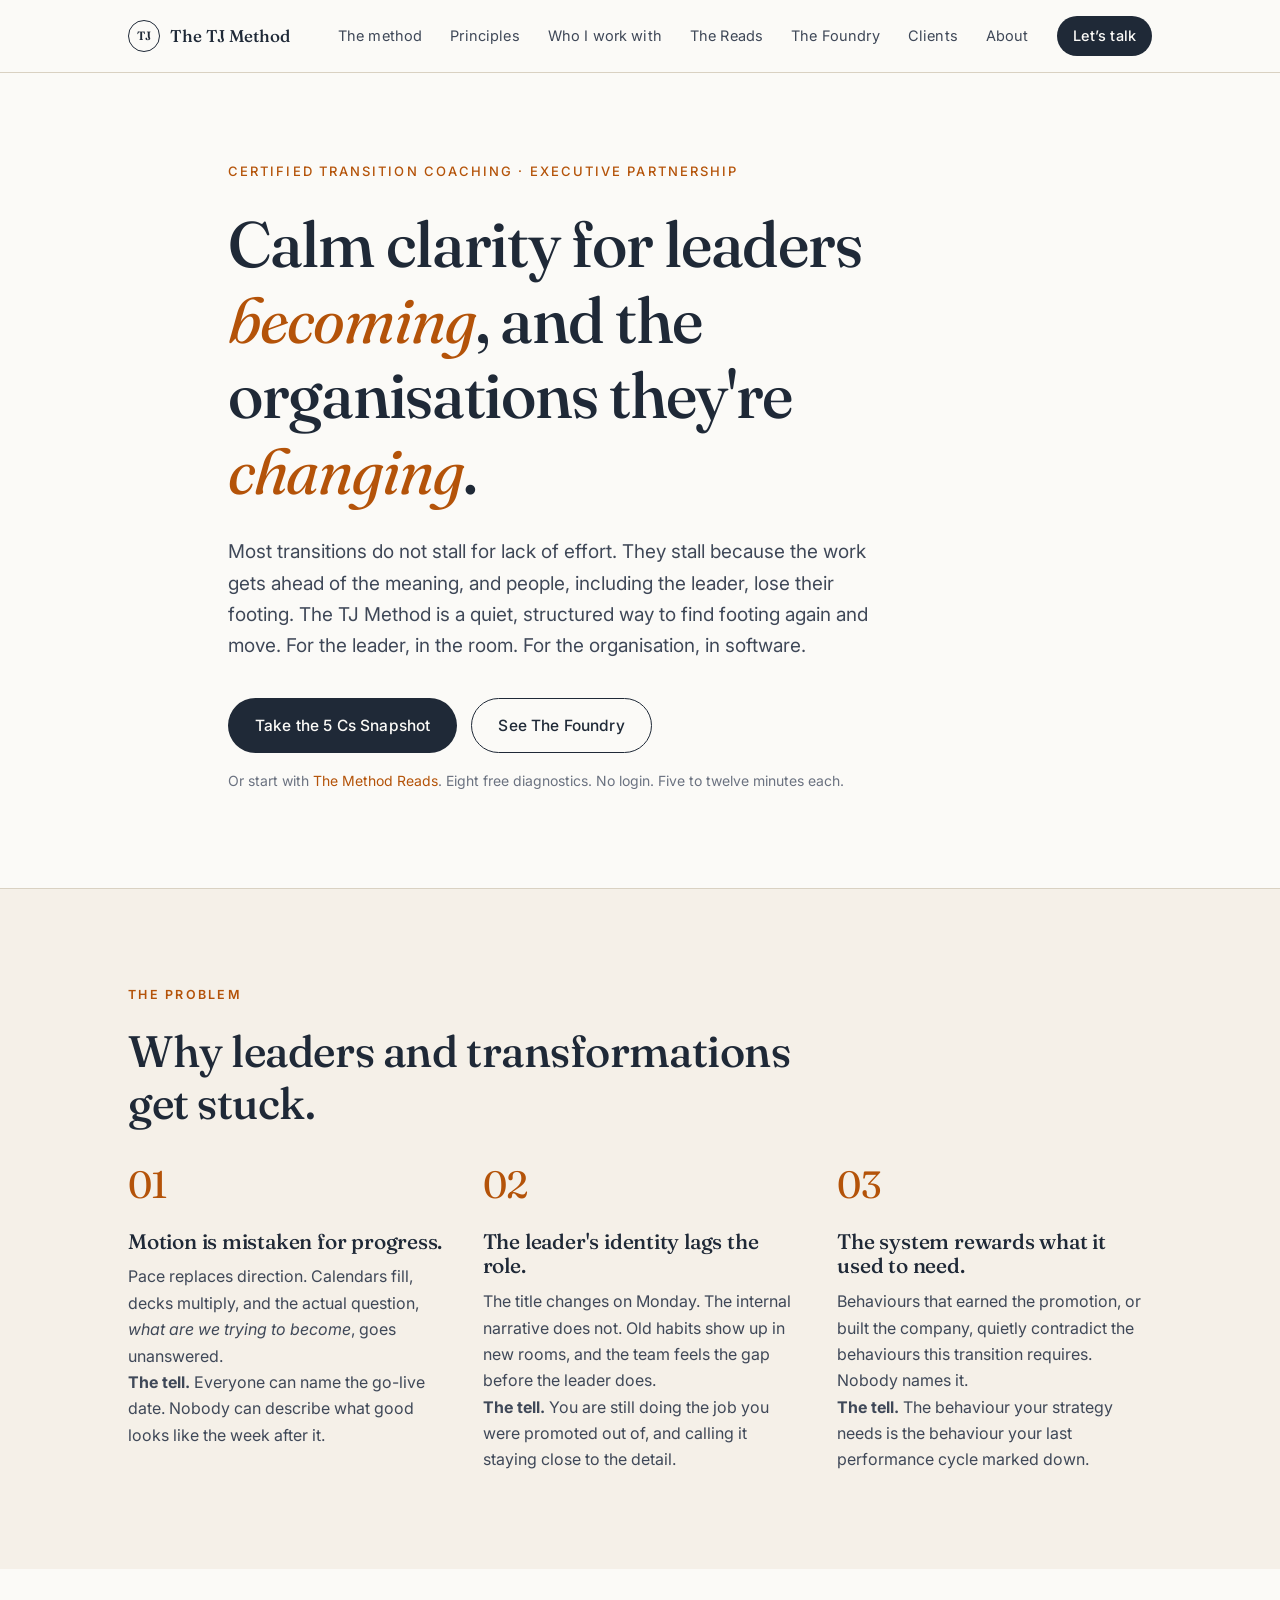
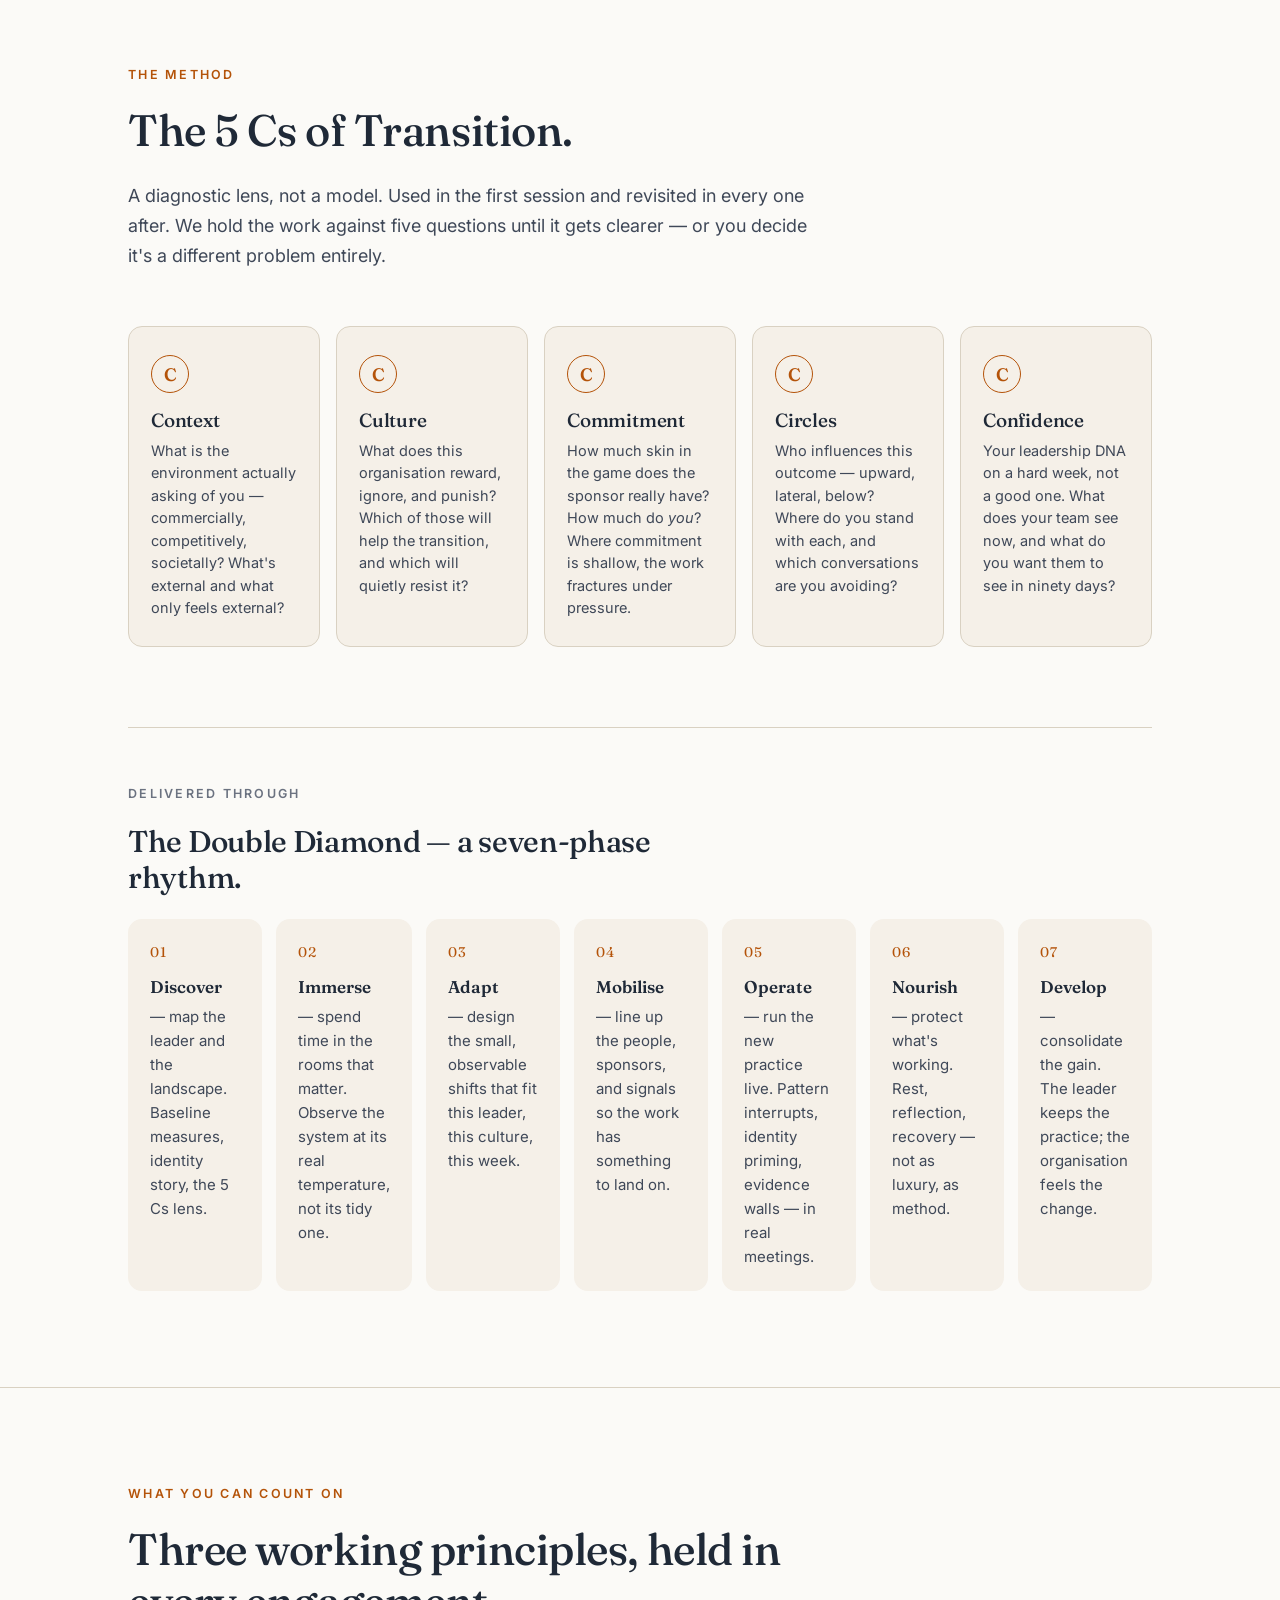
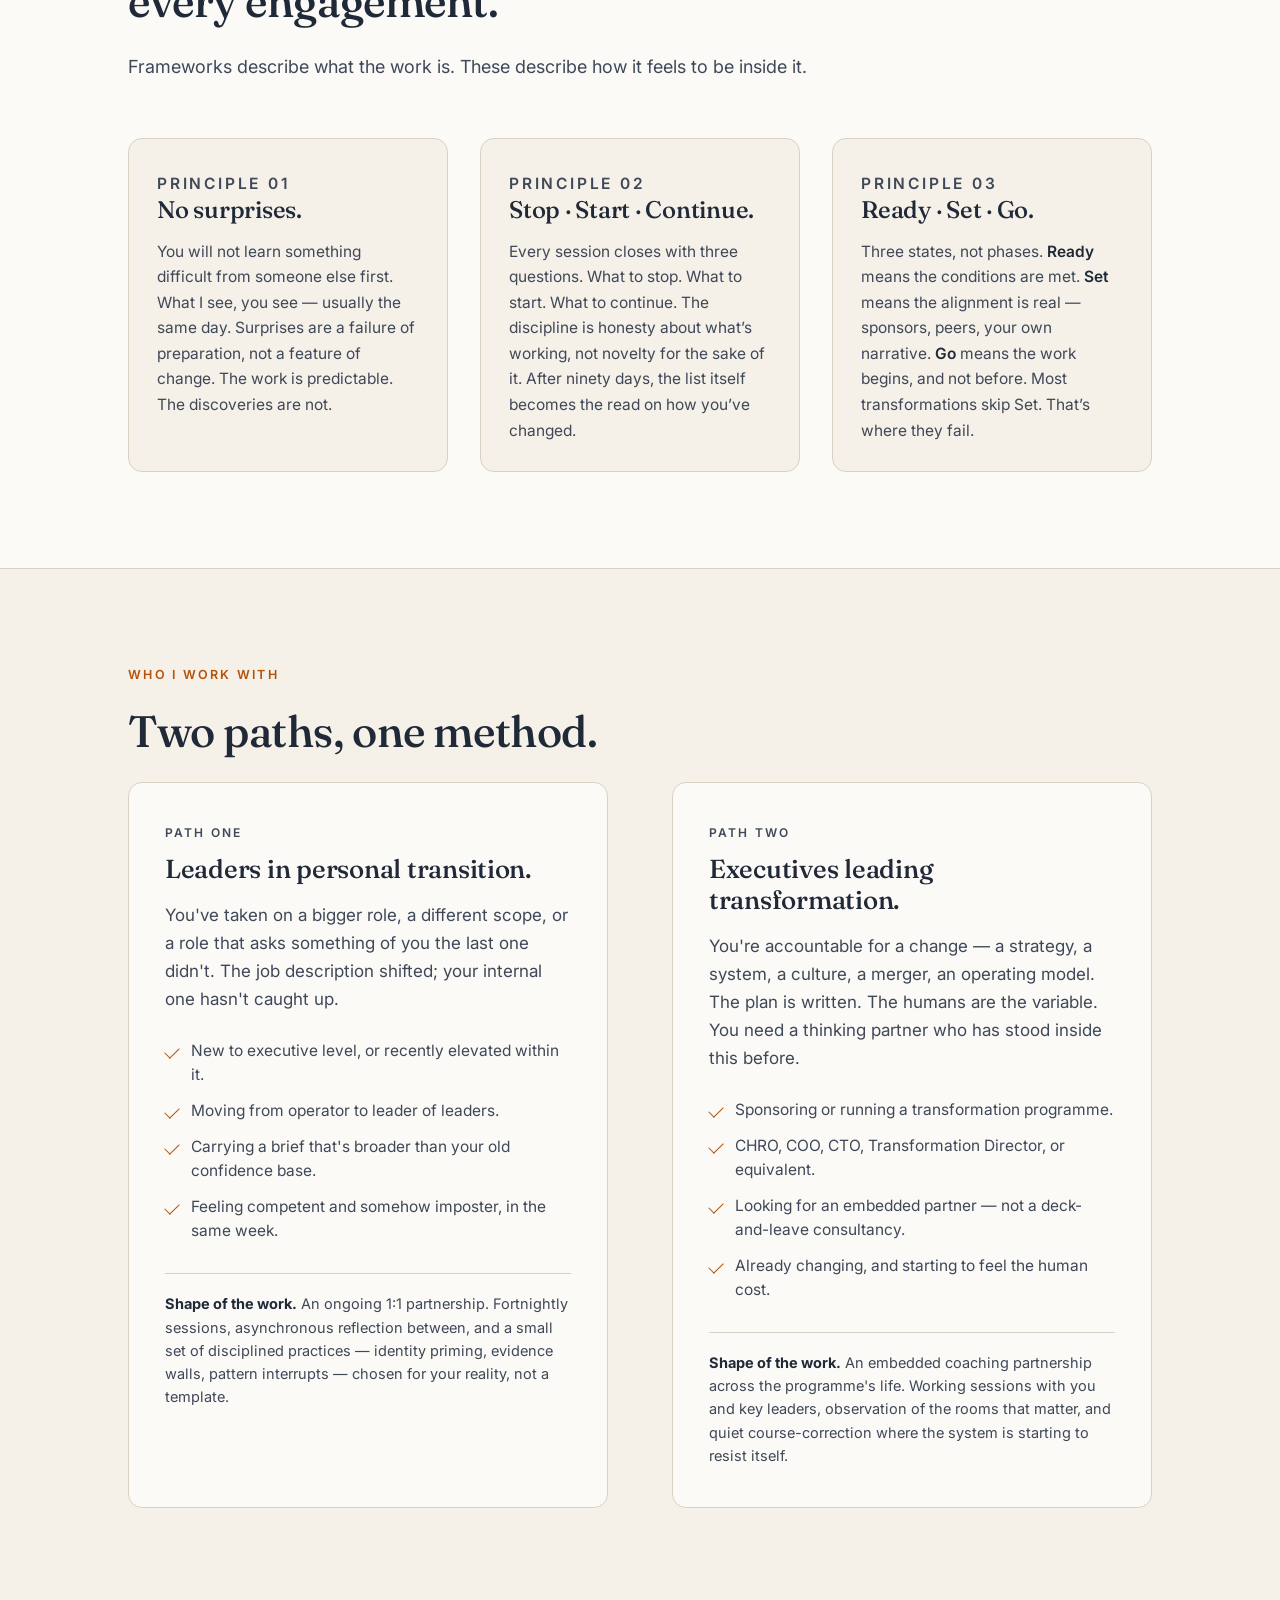
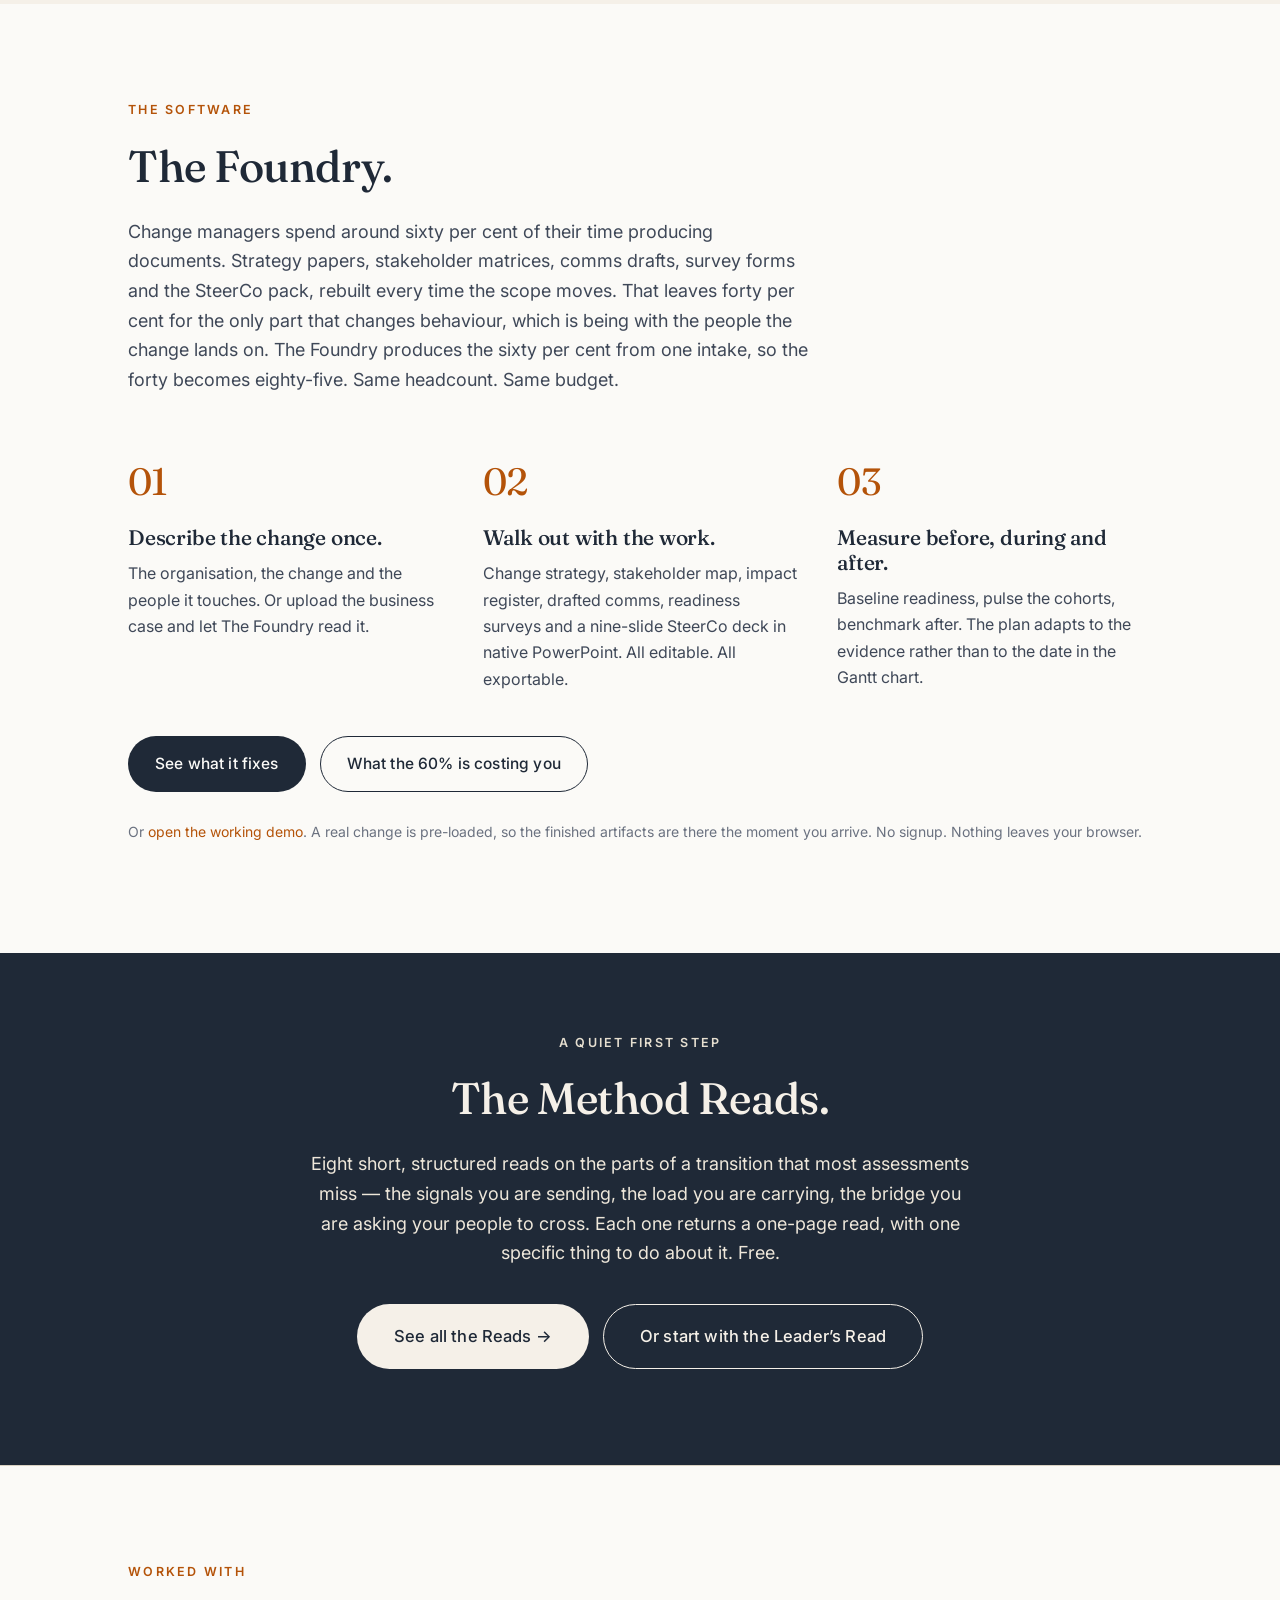
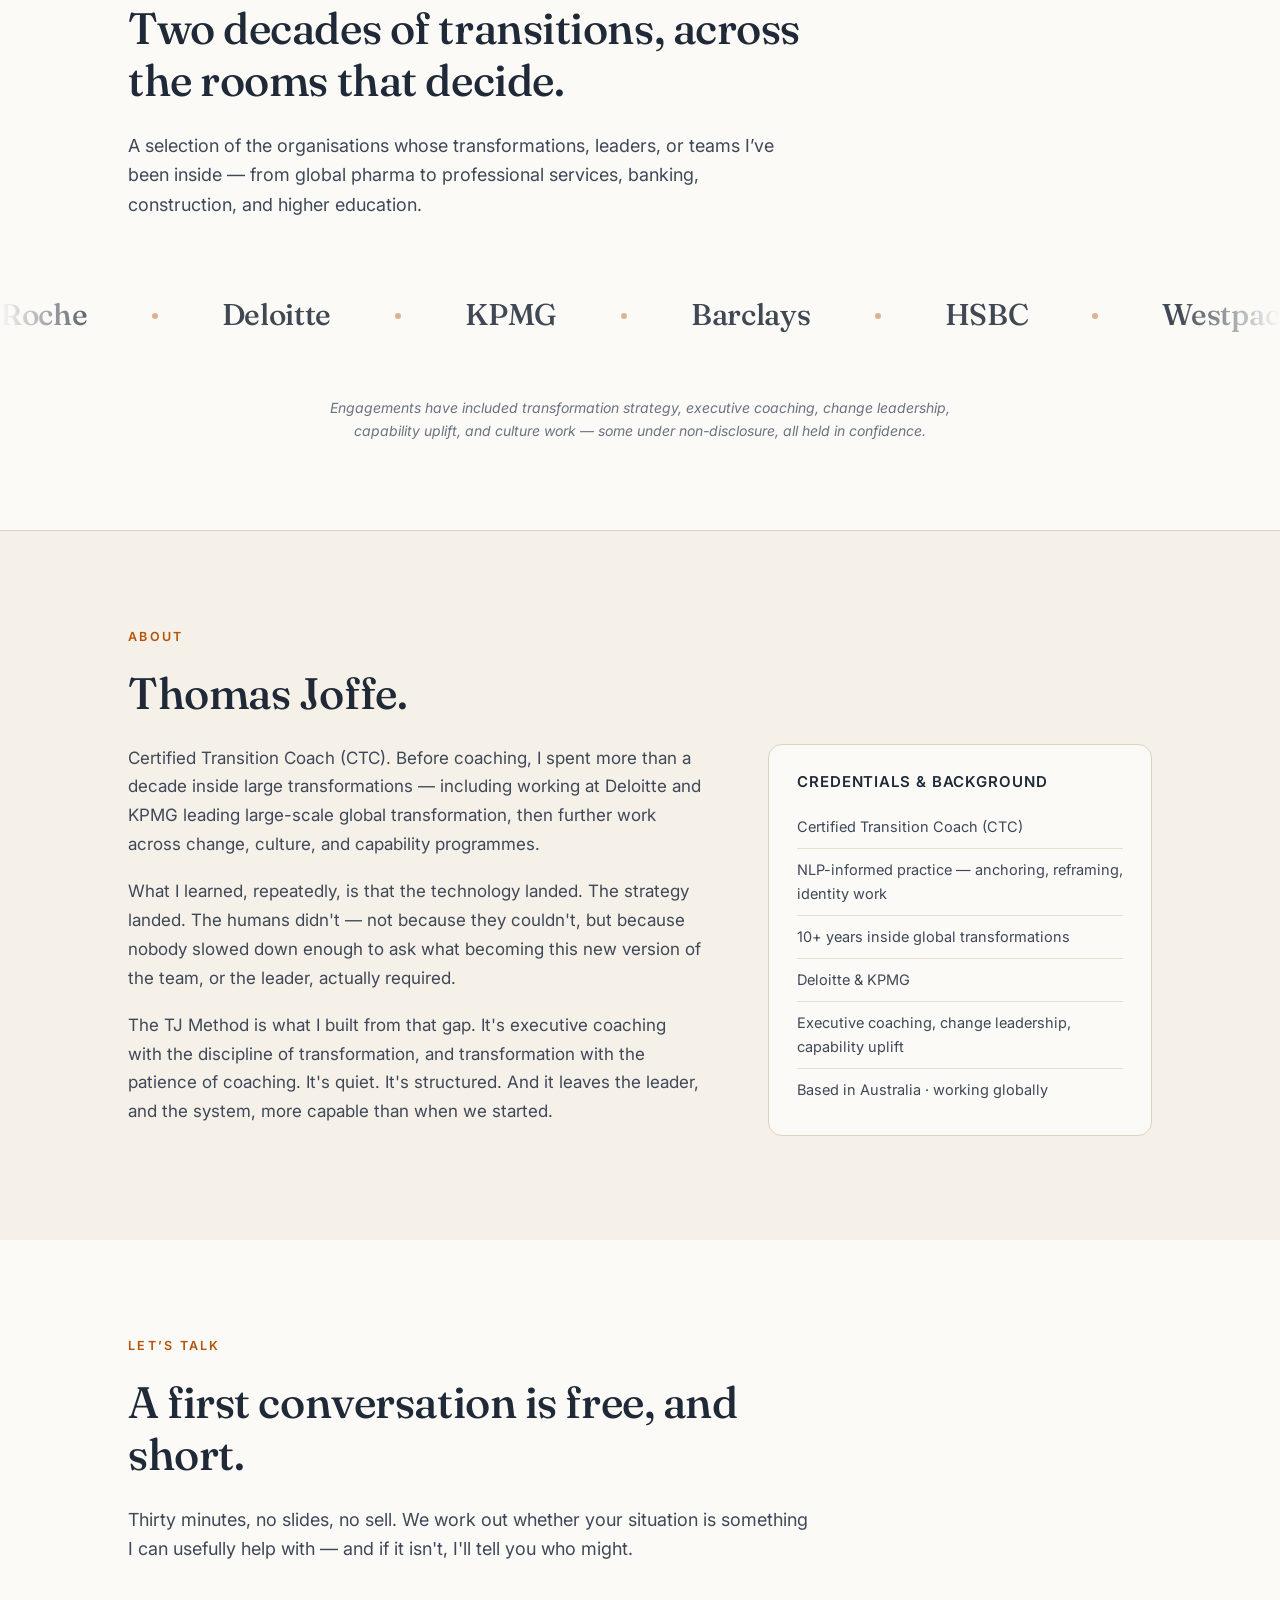
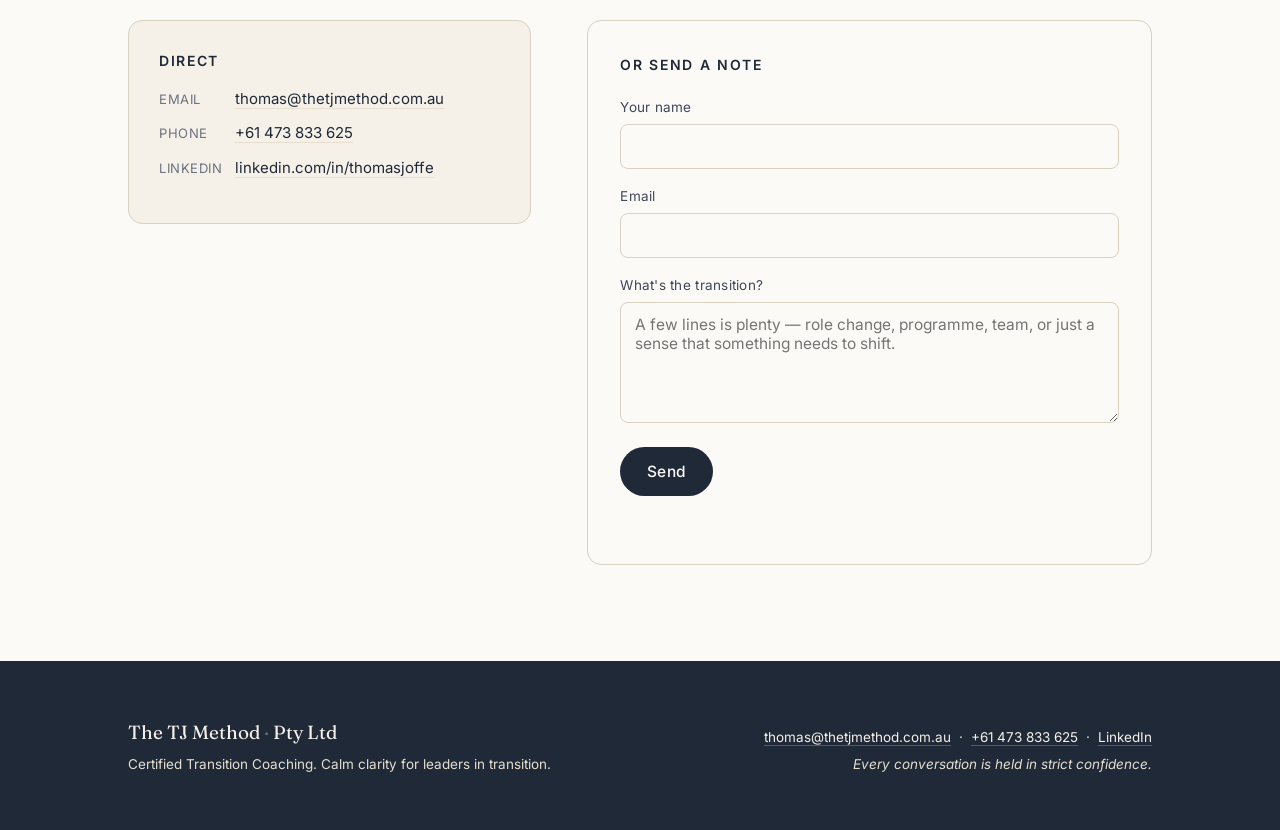
<file: index.html>
<!DOCTYPE html>
<html lang="en">
<head>
<meta charset="UTF-8" />
<meta name="viewport" content="width=device-width, initial-scale=1.0" />
<meta name="description" content="The TJ Method — calm, certified transition coaching for leaders becoming, and the organisations they're changing. By Thomas Joffe, Certified Transition Coach." />
<title>The TJ Method — Calm clarity for leaders in transition</title>
<link rel="preconnect" href="https://fonts.googleapis.com">
<link rel="preconnect" href="https://fonts.gstatic.com" crossorigin>
<link href="https://fonts.googleapis.com/css2?family=Fraunces:ital,opsz,wght@0,9..144,400;0,9..144,500;0,9..144,600;1,9..144,400&family=Inter:wght@300;400;500;600&display=swap" rel="stylesheet">
<link rel="stylesheet" href="styles.css" />
</head>
<body>

<header class="nav">
  <div class="nav-inner">
    <a class="nav-brand" href="/">
      <span class="nav-mark">TJ</span>
      <span class="nav-name">The&nbsp;TJ&nbsp;Method</span>
    </a>
    <nav class="nav-links" aria-label="Primary">
      <a href="#method">The method</a>
      <a href="#principles">Principles</a>
      <a href="#audience">Who I work with</a>
      <a href="reads.html">The Reads</a>
      <a href="the-foundry.html">The Foundry</a>
      <a href="#clients">Clients</a>
      <a href="#about">About</a>
      <a href="#contact" class="nav-cta">Let&rsquo;s talk</a>
    </nav>
  </div>
</header>

<main>

<!-- HERO -->
<section class="hero">
  <div class="container hero-inner">
    <p class="eyebrow">Certified Transition Coaching · Executive partnership</p>
    <h1>
      Calm clarity for leaders<br/>
      <em>becoming</em>, and the organisations they're <em>changing</em>.
    </h1>
    <p class="lede">
      Most transitions do not stall for lack of effort. They stall because the work
      gets ahead of the meaning, and people, including the leader, lose their footing.
      The TJ Method is a quiet, structured way to find footing again and move.
      For the leader, in the room. For the organisation, in software.
    </p>
    <div class="hero-cta">
      <a class="btn btn-primary" href="survey.html">Take the 5 Cs Snapshot</a>
      <a class="btn btn-ghost" href="the-foundry.html">See The Foundry</a>
    </div>
    <p class="hero-note">
      Or start with <a href="reads.html">The Method Reads</a>. Eight free diagnostics.
      No login. Five to twelve minutes each.
    </p>
  </div>
</section>

<!-- THE PROBLEM -->
<section class="section section-cream" id="problem">
  <div class="container">
    <p class="kicker">The problem</p>
    <h2 class="section-h">Why leaders and transformations get stuck.</h2>
    <div class="grid grid-3">
      <article class="numbered">
        <span class="num">01</span>
        <h3>Motion is mistaken for progress.</h3>
        <p>Pace replaces direction. Calendars fill, decks multiply, and the actual question, <em>what are we trying to become</em>, goes unanswered.</p>
        <p class="muted"><strong>The tell.</strong> Everyone can name the go-live date. Nobody can describe what good looks like the week after it.</p>
      </article>
      <article class="numbered">
        <span class="num">02</span>
        <h3>The leader's identity lags the role.</h3>
        <p>The title changes on Monday. The internal narrative does not. Old habits show up in new rooms, and the team feels the gap before the leader does.</p>
        <p class="muted"><strong>The tell.</strong> You are still doing the job you were promoted out of, and calling it staying close to the detail.</p>
      </article>
      <article class="numbered">
        <span class="num">03</span>
        <h3>The system rewards what it used to need.</h3>
        <p>Behaviours that earned the promotion, or built the company, quietly contradict the behaviours this transition requires. Nobody names it.</p>
        <p class="muted"><strong>The tell.</strong> The behaviour your strategy needs is the behaviour your last performance cycle marked down.</p>
      </article>
    </div>
  </div>
</section>

<!-- THE METHOD -->
<section class="section" id="method">
  <div class="container">
    <p class="kicker">The method</p>
    <h2 class="section-h">The 5 Cs of Transition.</h2>
    <p class="section-lede">
      A diagnostic lens, not a model. Used in the first session and revisited in every one after.
      We hold the work against five questions until it gets clearer &mdash; or you decide it's a different problem entirely.
    </p>

    <div class="cees">
      <article class="cee">
        <span class="cee-letter">C</span>
        <h3>Context</h3>
        <p>What is the environment actually asking of you &mdash; commercially, competitively, societally? What's external and what only feels external?</p>
      </article>
      <article class="cee">
        <span class="cee-letter">C</span>
        <h3>Culture</h3>
        <p>What does this organisation reward, ignore, and punish? Which of those will help the transition, and which will quietly resist it?</p>
      </article>
      <article class="cee">
        <span class="cee-letter">C</span>
        <h3>Commitment</h3>
        <p>How much skin in the game does the sponsor really have? How much do <em>you</em>? Where commitment is shallow, the work fractures under pressure.</p>
      </article>
      <article class="cee">
        <span class="cee-letter">C</span>
        <h3>Circles</h3>
        <p>Who influences this outcome &mdash; upward, lateral, below? Where do you stand with each, and which conversations are you avoiding?</p>
      </article>
      <article class="cee">
        <span class="cee-letter">C</span>
        <h3>Confidence</h3>
        <p>Your leadership DNA on a hard week, not a good one. What does your team see now, and what do you want them to see in ninety days?</p>
      </article>
    </div>

    <div class="dd">
      <p class="kicker kicker-quiet">Delivered through</p>
      <h3 class="dd-h">The Double Diamond &mdash; a seven-phase rhythm.</h3>
      <ol class="dd-list">
        <li><strong>Discover</strong> &mdash; map the leader and the landscape. Baseline measures, identity story, the 5 Cs lens.</li>
        <li><strong>Immerse</strong> &mdash; spend time in the rooms that matter. Observe the system at its real temperature, not its tidy one.</li>
        <li><strong>Adapt</strong> &mdash; design the small, observable shifts that fit this leader, this culture, this week.</li>
        <li><strong>Mobilise</strong> &mdash; line up the people, sponsors, and signals so the work has something to land on.</li>
        <li><strong>Operate</strong> &mdash; run the new practice live. Pattern interrupts, identity priming, evidence walls &mdash; in real meetings.</li>
        <li><strong>Nourish</strong> &mdash; protect what's working. Rest, reflection, recovery &mdash; not as luxury, as method.</li>
        <li><strong>Develop</strong> &mdash; consolidate the gain. The leader keeps the practice; the organisation feels the change.</li>
      </ol>
    </div>
  </div>
</section>

<!-- PRINCIPLES -->
<section class="section section-principles" id="principles">
  <div class="container">
    <p class="kicker">What you can count on</p>
    <h2 class="section-h">Three working principles, held in every engagement.</h2>
    <p class="section-lede">
      Frameworks describe what the work is. These describe how it feels to be inside it.
    </p>

    <div class="principles">

      <article class="principle">
        <p class="principle-tag">Principle 01</p>
        <h3>No surprises.</h3>
        <p>
          You will not learn something difficult from someone else first.
          What I see, you see &mdash; usually the same day. Surprises are a
          failure of preparation, not a feature of change. The work is
          predictable. The discoveries are not.
        </p>
      </article>

      <article class="principle">
        <p class="principle-tag">Principle 02</p>
        <h3>Stop &middot; Start &middot; Continue.</h3>
        <p>
          Every session closes with three questions. What to stop. What to
          start. What to continue. The discipline is honesty about what&rsquo;s
          working, not novelty for the sake of it. After ninety days, the list
          itself becomes the read on how you&rsquo;ve changed.
        </p>
      </article>

      <article class="principle">
        <p class="principle-tag">Principle 03</p>
        <h3>Ready &middot; Set &middot; Go.</h3>
        <p>
          Three states, not phases. <strong>Ready</strong> means the conditions
          are met. <strong>Set</strong> means the alignment is real &mdash;
          sponsors, peers, your own narrative. <strong>Go</strong> means the work
          begins, and not before. Most transformations skip Set. That&rsquo;s where
          they fail.
        </p>
      </article>

    </div>
  </div>
</section>

<!-- WHO I WORK WITH -->
<section class="section section-cream" id="audience">
  <div class="container">
    <p class="kicker">Who I work with</p>
    <h2 class="section-h">Two paths, one method.</h2>
    <div class="grid grid-2 grid-lg">

      <article class="path">
        <p class="path-tag">Path one</p>
        <h3>Leaders in personal transition.</h3>
        <p>
          You've taken on a bigger role, a different scope, or a role that asks something
          of you the last one didn't. The job description shifted; your internal one hasn't caught up.
        </p>
        <ul class="checks">
          <li>New to executive level, or recently elevated within it.</li>
          <li>Moving from operator to leader of leaders.</li>
          <li>Carrying a brief that's broader than your old confidence base.</li>
          <li>Feeling competent and somehow imposter, in the same week.</li>
        </ul>
        <p class="path-shape">
          <strong>Shape of the work.</strong> An ongoing 1:1 partnership.
          Fortnightly sessions, asynchronous reflection between, and a small set
          of disciplined practices &mdash; identity priming, evidence walls, pattern interrupts &mdash;
          chosen for your reality, not a template.
        </p>
      </article>

      <article class="path">
        <p class="path-tag">Path two</p>
        <h3>Executives leading transformation.</h3>
        <p>
          You're accountable for a change &mdash; a strategy, a system, a culture, a merger,
          an operating model. The plan is written. The humans are the variable.
          You need a thinking partner who has stood inside this before.
        </p>
        <ul class="checks">
          <li>Sponsoring or running a transformation programme.</li>
          <li>CHRO, COO, CTO, Transformation Director, or equivalent.</li>
          <li>Looking for an embedded partner &mdash; not a deck-and-leave consultancy.</li>
          <li>Already changing, and starting to feel the human cost.</li>
        </ul>
        <p class="path-shape">
          <strong>Shape of the work.</strong> An embedded coaching partnership across
          the programme's life. Working sessions with you and key leaders, observation
          of the rooms that matter, and quiet course-correction where the
          system is starting to resist itself.
        </p>
      </article>

    </div>
  </div>
</section>

<!-- THE FOUNDRY -->
<section class="section" id="foundry">
  <div class="container">
    <p class="kicker">The software</p>
    <h2 class="section-h">The Foundry.</h2>
    <p class="section-lede">
      Change managers spend around sixty per cent of their time producing documents.
      Strategy papers, stakeholder matrices, comms drafts, survey forms and the SteerCo
      pack, rebuilt every time the scope moves. That leaves forty per cent for the only
      part that changes behaviour, which is being with the people the change lands on.
      The Foundry produces the sixty per cent from one intake, so the forty becomes
      eighty-five. Same headcount. Same budget.
    </p>

    <div class="grid grid-3">
      <article class="numbered">
        <span class="num">01</span>
        <h3>Describe the change once.</h3>
        <p>The organisation, the change and the people it touches. Or upload the business case and let The Foundry read it.</p>
      </article>
      <article class="numbered">
        <span class="num">02</span>
        <h3>Walk out with the work.</h3>
        <p>Change strategy, stakeholder map, impact register, drafted comms, readiness surveys and a nine-slide SteerCo deck in native PowerPoint. All editable. All exportable.</p>
      </article>
      <article class="numbered">
        <span class="num">03</span>
        <h3>Measure before, during and after.</h3>
        <p>Baseline readiness, pulse the cohorts, benchmark after. The plan adapts to the evidence rather than to the date in the Gantt chart.</p>
      </article>
    </div>

    <div class="hero-cta" style="margin-top:44px;">
      <a class="btn btn-primary" href="the-foundry.html">See what it fixes</a>
      <a class="btn btn-ghost" href="cost.html">What the 60% is costing you</a>
    </div>
    <p class="fdry-band-note">
      Or <a href="foundry/">open the working demo</a>. A real change is pre-loaded, so the
      finished artifacts are there the moment you arrive. No signup. Nothing leaves your browser.
    </p>
  </div>
</section>

<!-- DIAGNOSTIC TEASER -->
<section class="section diag-teaser">
  <div class="container diag-inner">
    <p class="kicker">A quiet first step</p>
    <h2 class="section-h">The Method Reads.</h2>
    <p class="section-lede">
      Eight short, structured reads on the parts of a transition that most assessments miss &mdash;
      the signals you are sending, the load you are carrying, the bridge you are asking your people
      to cross. Each one returns a one-page read, with one specific thing to do about it. Free.
    </p>
    <div class="hero-cta" style="justify-content:center;">
      <a class="btn btn-primary btn-lg" href="reads.html">See all the Reads &rarr;</a>
      <a class="btn btn-ghost btn-lg" href="survey.html" style="border-color: var(--cream); color: var(--cream);">Or start with the Leader&rsquo;s Read</a>
    </div>
  </div>
</section>

<!-- WORKED WITH — clients band -->
<section class="section section-clients" id="clients">
  <div class="container clients-head">
    <p class="kicker">Worked with</p>
    <h2 class="section-h">Two decades of transitions, across the rooms that decide.</h2>
    <p class="section-lede">
      A selection of the organisations whose transformations, leaders, or teams
      I&rsquo;ve been inside &mdash; from global pharma to professional services, banking,
      construction, and higher education.
    </p>
  </div>

  <!-- Marquee: the inner track is duplicated so the loop is seamless.
       To swap text wordmarks for SVG/PNG logos later, replace each
       .client item's text with <img src="logos/<file>.svg" alt="...">. -->
  <div class="clients-marquee" aria-label="Selected client organisations">
    <div class="clients-track">
      <span class="client">Roche</span>
      <span class="client">Deloitte</span>
      <span class="client">KPMG</span>
      <span class="client">Barclays</span>
      <span class="client">HSBC</span>
      <span class="client">Westpac</span>
      <span class="client">MS&nbsp;Amlin</span>
      <span class="client">Elders</span>
      <span class="client">Herbert&nbsp;Smith&nbsp;Freehills</span>
      <span class="client">Freshfields&nbsp;Bruckhaus&nbsp;Deringer</span>
      <span class="client">Laing&nbsp;O&rsquo;Rourke</span>
      <span class="client">Bircham&nbsp;Dyson&nbsp;Bell</span>
      <span class="client">University&nbsp;of&nbsp;Adelaide</span>
      <span class="client">Flinders&nbsp;University</span>

      <!-- duplicate for seamless loop -->
      <span class="client" aria-hidden="true">Roche</span>
      <span class="client" aria-hidden="true">Deloitte</span>
      <span class="client" aria-hidden="true">KPMG</span>
      <span class="client" aria-hidden="true">Barclays</span>
      <span class="client" aria-hidden="true">HSBC</span>
      <span class="client" aria-hidden="true">Westpac</span>
      <span class="client" aria-hidden="true">MS&nbsp;Amlin</span>
      <span class="client" aria-hidden="true">Elders</span>
      <span class="client" aria-hidden="true">Herbert&nbsp;Smith&nbsp;Freehills</span>
      <span class="client" aria-hidden="true">Freshfields&nbsp;Bruckhaus&nbsp;Deringer</span>
      <span class="client" aria-hidden="true">Laing&nbsp;O&rsquo;Rourke</span>
      <span class="client" aria-hidden="true">Bircham&nbsp;Dyson&nbsp;Bell</span>
      <span class="client" aria-hidden="true">University&nbsp;of&nbsp;Adelaide</span>
      <span class="client" aria-hidden="true">Flinders&nbsp;University</span>
    </div>
  </div>

  <p class="clients-foot container">
    Engagements have included transformation strategy, executive coaching, change leadership,
    capability uplift, and culture work &mdash; some under non-disclosure, all held in confidence.
  </p>
</section>

<!-- ABOUT -->
<section class="section section-cream" id="about">
  <div class="container">
    <p class="kicker">About</p>
    <h2 class="section-h">Thomas Joffe.</h2>
    <div class="about-grid">
      <div class="about-copy">
        <p>
          Certified Transition Coach (CTC). Before coaching, I spent more than a decade
          inside large transformations &mdash; including working at Deloitte and KPMG
          leading large-scale global transformation, then further work
          across change, culture, and capability programmes.
        </p>
        <p>
          What I learned, repeatedly, is that the technology landed. The strategy landed.
          The humans didn't &mdash; not because they couldn't, but because nobody slowed down enough
          to ask what becoming this new version of the team, or the leader, actually required.
        </p>
        <p>
          The TJ Method is what I built from that gap. It's executive coaching with the
          discipline of transformation, and transformation with the patience of coaching.
          It's quiet. It's structured. And it leaves the leader, and the system, more capable
          than when we started.
        </p>
      </div>
      <aside class="about-credentials">
        <h4>Credentials &amp; background</h4>
        <ul>
          <li>Certified Transition Coach (CTC)</li>
          <li>NLP-informed practice &mdash; anchoring, reframing, identity work</li>
          <li>10+ years inside global transformations</li>
          <li>Deloitte &amp; KPMG</li>
          <li>Executive coaching, change leadership, capability uplift</li>
          <li>Based in Australia &middot; working globally</li>
        </ul>
      </aside>
    </div>
  </div>
</section>

<!-- CONTACT -->
<section class="section" id="contact">
  <div class="container">
    <p class="kicker">Let&rsquo;s talk</p>
    <h2 class="section-h">A first conversation is free, and short.</h2>
    <p class="section-lede">
      Thirty minutes, no slides, no sell. We work out whether your situation
      is something I can usefully help with &mdash; and if it isn't, I'll tell you
      who might.
    </p>

    <div class="contact-grid">

      <div class="contact-card">
        <h4>Direct</h4>
        <p class="contact-line"><span class="lbl">Email</span><a href="mailto:thomas@thetjmethod.com.au">thomas@thetjmethod.com.au</a></p>
        <p class="contact-line"><span class="lbl">Phone</span><a href="tel:+61473833625">+61 473 833 625</a></p>
        <p class="contact-line"><span class="lbl">LinkedIn</span><a href="https://www.linkedin.com/in/thomasjoffe" target="_blank" rel="noopener">linkedin.com/in/thomasjoffe</a></p>
      </div>

      <form class="contact-form" id="contactForm" novalidate>
        <h4>Or send a note</h4>
        <label>
          <span>Your name</span>
          <input type="text" name="name" required autocomplete="name" />
        </label>
        <label>
          <span>Email</span>
          <input type="email" name="email" required autocomplete="email" />
        </label>
        <label>
          <span>What's the transition?</span>
          <textarea name="message" rows="5" required placeholder="A few lines is plenty &mdash; role change, programme, team, or just a sense that something needs to shift."></textarea>
        </label>
        <button type="submit" class="btn btn-primary">Send</button>
        <p class="form-note" id="formNote" aria-live="polite"></p>
      </form>

    </div>
  </div>
</section>

</main>

<footer class="footer">
  <div class="container footer-inner">
    <div class="foot-left">
      <p class="foot-brand">The TJ Method <span class="foot-sep">&middot;</span> Pty Ltd</p>
      <p class="foot-small">Certified Transition Coaching. Calm clarity for leaders in transition.</p>
    </div>
    <div class="foot-right">
      <p class="foot-small">
        <a href="mailto:thomas@thetjmethod.com.au">thomas@thetjmethod.com.au</a>
        &nbsp;&middot;&nbsp;
        <a href="tel:+61473833625">+61 473 833 625</a>
        &nbsp;&middot;&nbsp;
        <a href="https://www.linkedin.com/in/thomasjoffe" target="_blank" rel="noopener">LinkedIn</a>
      </p>
      <p class="foot-small foot-confidential">
        Every conversation is held in strict confidence.
      </p>
    </div>
  </div>
</footer>

<script src="script.js"></script>
</body>
</html>
</file>
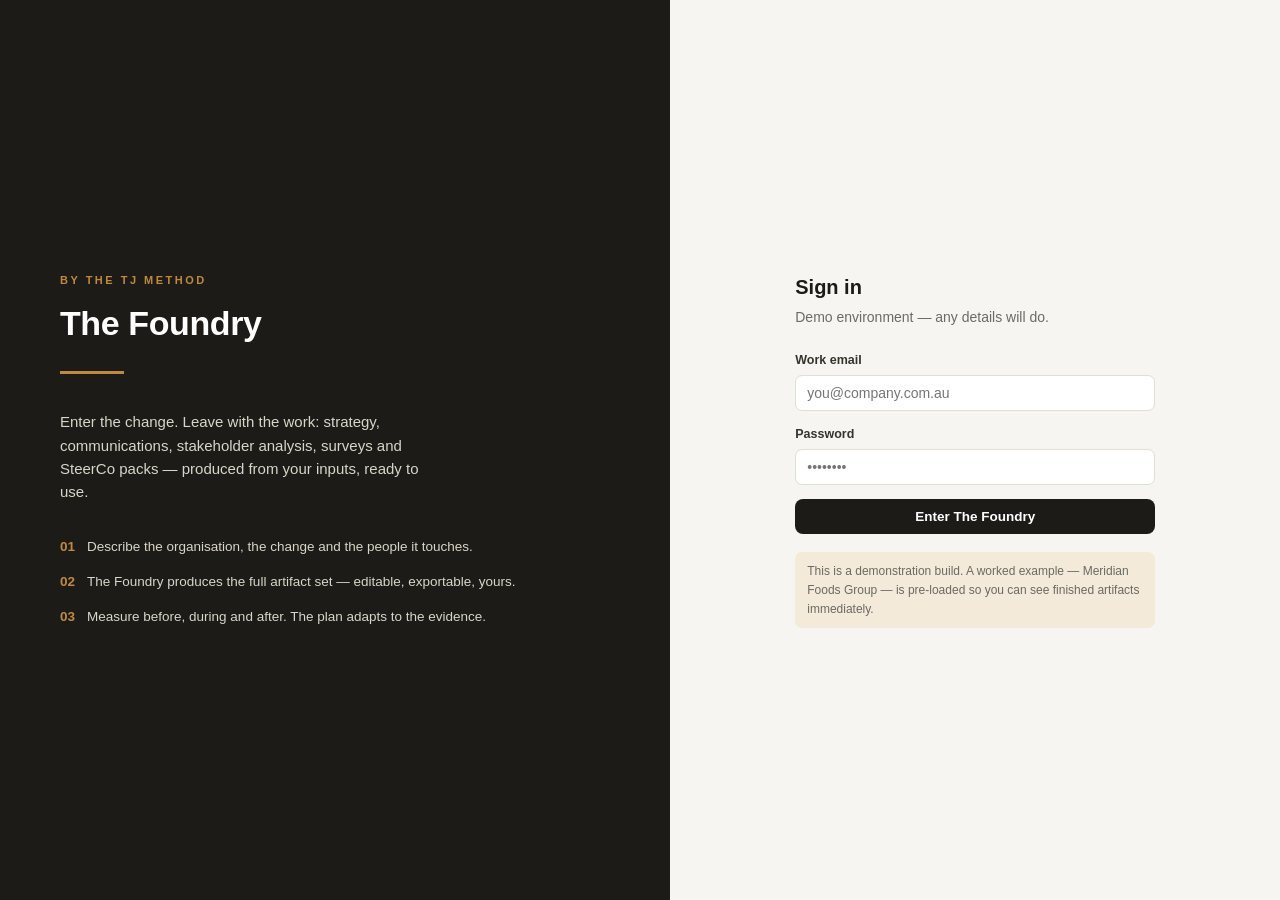
<file: foundry/index.html>
<!doctype html>
<html lang="en">
  <head>
    <meta charset="UTF-8" />
    <meta name="viewport" content="width=device-width, initial-scale=1.0, viewport-fit=cover" />
    <link rel="icon" href="data:image/svg+xml,%3Csvg xmlns='http://www.w3.org/2000/svg' viewBox='0 0 32 32'%3E%3Crect width='32' height='32' rx='6' fill='%231C1B17'/%3E%3Ctext x='16' y='22' font-family='Georgia' font-size='16' fill='%23C08A3E' text-anchor='middle'%3EF%3C/text%3E%3C/svg%3E" />
    <title>The Foundry · The TJ Method</title>
    <script type="module" crossorigin src="./assets/index-BRjvsnOY.js"></script>
    <meta name="description" content="Change-management workbench with a local AI engine. Runs against Ollama on your own machine or the Claude API." />

    <!-- Installable web app: Share -> Add to Home Screen on iPhone. -->
    <link rel="manifest" href="./manifest.webmanifest" />
    <meta name="theme-color" content="#1c1b17" />
    <meta name="color-scheme" content="light" />
    <meta name="mobile-web-app-capable" content="yes" />
    <meta name="apple-mobile-web-app-capable" content="yes" />
    <meta name="apple-mobile-web-app-status-bar-style" content="black-translucent" />
    <meta name="apple-mobile-web-app-title" content="Foundry" />
    <meta name="format-detection" content="telephone=no" />
    <link rel="apple-touch-icon" href="./icons/apple-touch-icon.png" />
    <link rel="apple-touch-icon" sizes="180x180" href="./icons/apple-touch-icon.png" />

    <!-- Launch screens, so the app opens on brand instead of a white flash. -->
    <link rel="apple-touch-startup-image" media="screen and (device-width: 440px) and (device-height: 956px) and (-webkit-device-pixel-ratio: 3) and (orientation: portrait)" href="./icons/splash-1320x2868.png" />
    <link rel="apple-touch-startup-image" media="screen and (device-width: 440px) and (device-height: 956px) and (-webkit-device-pixel-ratio: 3) and (orientation: landscape)" href="./icons/splash-2868x1320.png" />
    <link rel="apple-touch-startup-image" media="screen and (device-width: 402px) and (device-height: 874px) and (-webkit-device-pixel-ratio: 3) and (orientation: portrait)" href="./icons/splash-1206x2622.png" />
    <link rel="apple-touch-startup-image" media="screen and (device-width: 402px) and (device-height: 874px) and (-webkit-device-pixel-ratio: 3) and (orientation: landscape)" href="./icons/splash-2622x1206.png" />
    <link rel="apple-touch-startup-image" media="screen and (device-width: 430px) and (device-height: 932px) and (-webkit-device-pixel-ratio: 3) and (orientation: portrait)" href="./icons/splash-1290x2796.png" />
    <link rel="apple-touch-startup-image" media="screen and (device-width: 430px) and (device-height: 932px) and (-webkit-device-pixel-ratio: 3) and (orientation: landscape)" href="./icons/splash-2796x1290.png" />
    <link rel="apple-touch-startup-image" media="screen and (device-width: 393px) and (device-height: 852px) and (-webkit-device-pixel-ratio: 3) and (orientation: portrait)" href="./icons/splash-1179x2556.png" />
    <link rel="apple-touch-startup-image" media="screen and (device-width: 393px) and (device-height: 852px) and (-webkit-device-pixel-ratio: 3) and (orientation: landscape)" href="./icons/splash-2556x1179.png" />
    <link rel="apple-touch-startup-image" media="screen and (device-width: 390px) and (device-height: 844px) and (-webkit-device-pixel-ratio: 3) and (orientation: portrait)" href="./icons/splash-1170x2532.png" />
    <link rel="apple-touch-startup-image" media="screen and (device-width: 390px) and (device-height: 844px) and (-webkit-device-pixel-ratio: 3) and (orientation: landscape)" href="./icons/splash-2532x1170.png" />
    <link rel="apple-touch-startup-image" media="screen and (device-width: 414px) and (device-height: 896px) and (-webkit-device-pixel-ratio: 3) and (orientation: portrait)" href="./icons/splash-1242x2688.png" />
    <link rel="apple-touch-startup-image" media="screen and (device-width: 414px) and (device-height: 896px) and (-webkit-device-pixel-ratio: 3) and (orientation: landscape)" href="./icons/splash-2688x1242.png" />
    <link rel="apple-touch-startup-image" media="screen and (device-width: 375px) and (device-height: 812px) and (-webkit-device-pixel-ratio: 3) and (orientation: portrait)" href="./icons/splash-1125x2436.png" />
    <link rel="apple-touch-startup-image" media="screen and (device-width: 375px) and (device-height: 812px) and (-webkit-device-pixel-ratio: 3) and (orientation: landscape)" href="./icons/splash-2436x1125.png" />
    <link rel="apple-touch-startup-image" media="screen and (device-width: 414px) and (device-height: 896px) and (-webkit-device-pixel-ratio: 2) and (orientation: portrait)" href="./icons/splash-828x1792.png" />
    <link rel="apple-touch-startup-image" media="screen and (device-width: 414px) and (device-height: 896px) and (-webkit-device-pixel-ratio: 2) and (orientation: landscape)" href="./icons/splash-1792x828.png" />
    <link rel="apple-touch-startup-image" media="screen and (device-width: 375px) and (device-height: 667px) and (-webkit-device-pixel-ratio: 2) and (orientation: portrait)" href="./icons/splash-750x1334.png" />
    <link rel="apple-touch-startup-image" media="screen and (device-width: 375px) and (device-height: 667px) and (-webkit-device-pixel-ratio: 2) and (orientation: landscape)" href="./icons/splash-1334x750.png" />
    <link rel="apple-touch-startup-image" media="screen and (device-width: 768px) and (device-height: 1024px) and (-webkit-device-pixel-ratio: 2) and (orientation: portrait)" href="./icons/splash-1536x2048.png" />
    <link rel="apple-touch-startup-image" media="screen and (device-width: 768px) and (device-height: 1024px) and (-webkit-device-pixel-ratio: 2) and (orientation: landscape)" href="./icons/splash-2048x1536.png" />

    <link rel="stylesheet" crossorigin href="./assets/index-BCyzrvd1.css">
    <link rel="stylesheet" href="./mobile.css" />
  </head>
  <body>
    <div id="root"></div>
    <script src="./mobile.js" defer></script>
  </body>
</html>
</file>
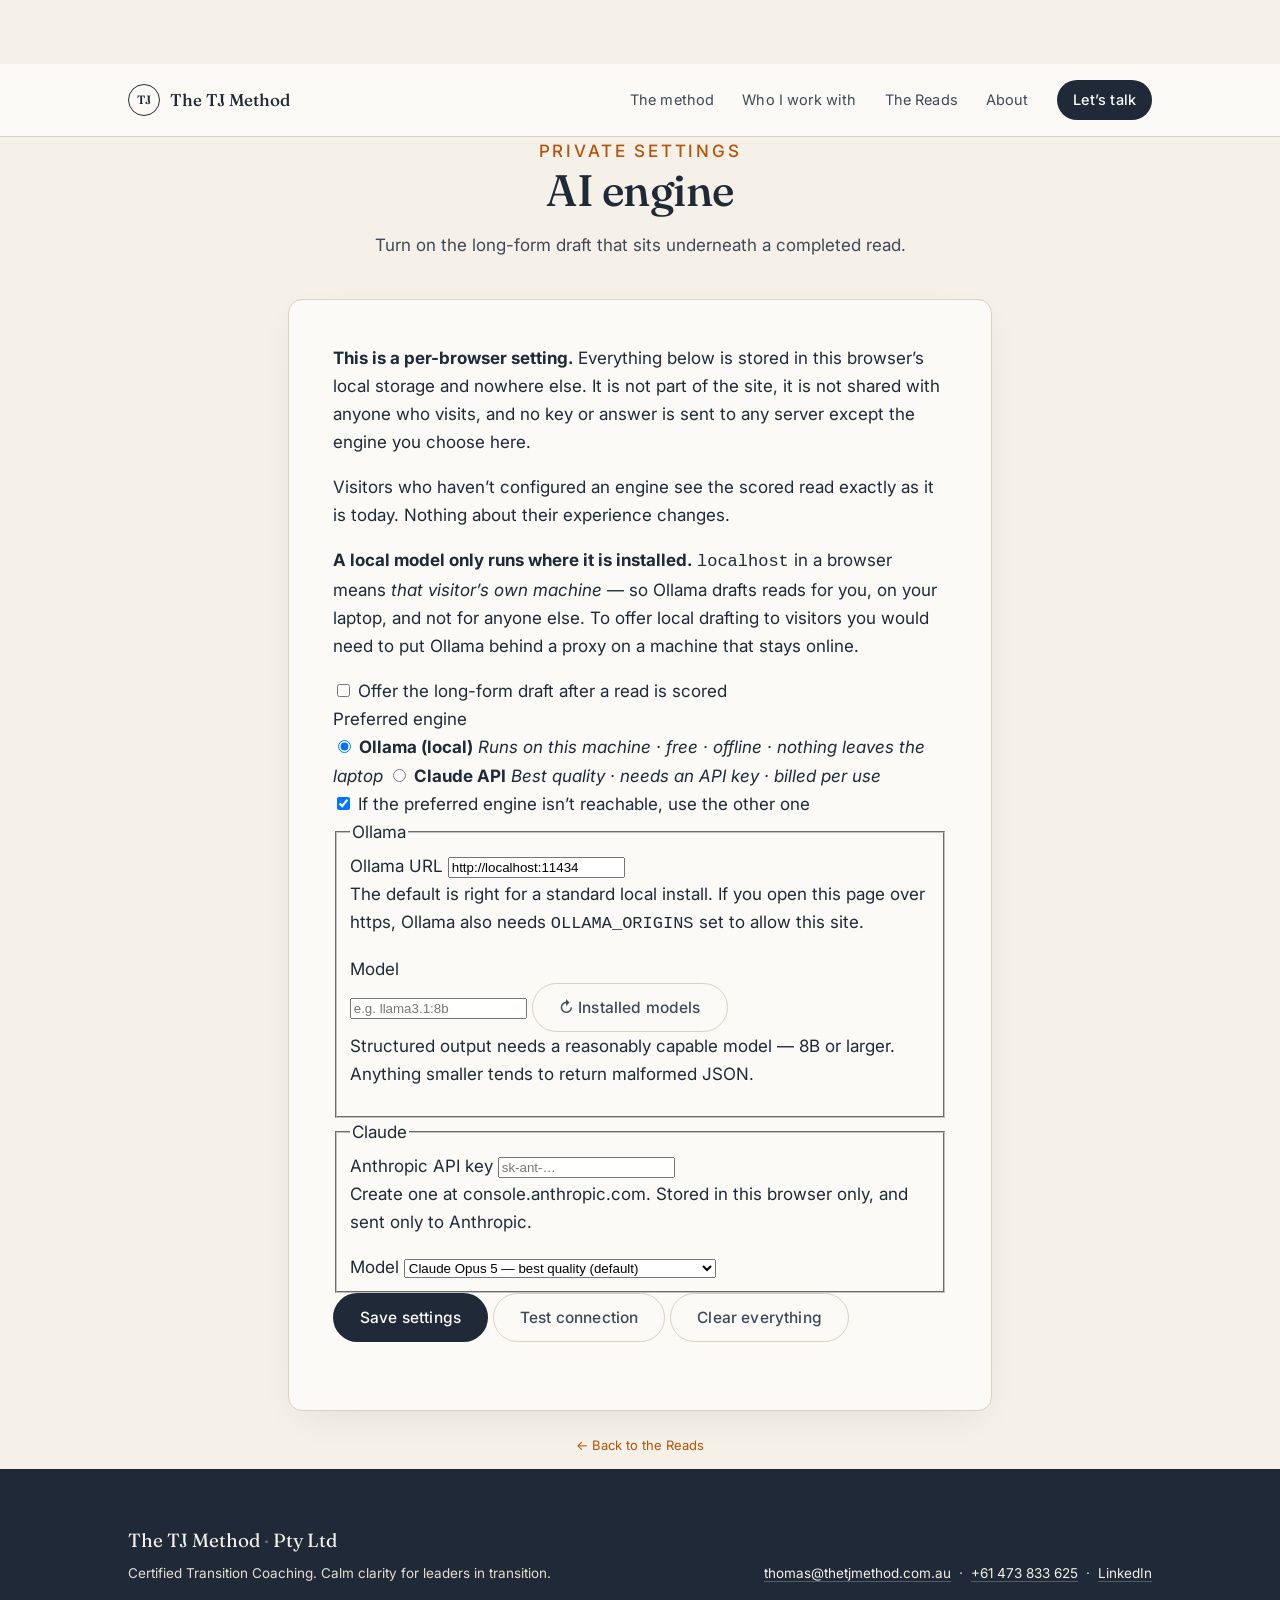
<file: ai.html>
<!DOCTYPE html>
<html lang="en">
<head>
<meta charset="UTF-8" />
<meta name="viewport" content="width=device-width, initial-scale=1.0" />
<meta name="robots" content="noindex" />
<meta name="description" content="AI engine settings for The Method Reads. Configuration is stored in this browser only." />
<title>AI settings — The TJ Method</title>
<link rel="preconnect" href="https://fonts.googleapis.com">
<link rel="preconnect" href="https://fonts.gstatic.com" crossorigin>
<link href="https://fonts.googleapis.com/css2?family=Fraunces:ital,opsz,wght@0,9..144,400;0,9..144,500;0,9..144,600;1,9..144,400&family=Inter:wght@300;400;500;600&display=swap" rel="stylesheet">
<link rel="stylesheet" href="styles.css" />
</head>
<body class="survey-page">

<header class="nav">
  <div class="nav-inner">
    <a class="nav-brand" href="index.html">
      <span class="nav-mark">TJ</span>
      <span class="nav-name">The&nbsp;TJ&nbsp;Method</span>
    </a>
    <nav class="nav-links" aria-label="Primary">
      <a href="index.html#method">The method</a>
      <a href="index.html#audience">Who I work with</a>
      <a href="reads.html">The Reads</a>
      <a href="index.html#about">About</a>
      <a href="index.html#contact" class="nav-cta">Let&rsquo;s talk</a>
    </nav>
  </div>
</header>

<main>
  <div class="survey-wrap">

    <div class="survey-head">
      <p class="eyebrow">Private settings</p>
      <h1>AI engine</h1>
      <p>Turn on the long-form draft that sits underneath a completed read.</p>
    </div>

    <div class="survey-card">

      <section class="ai-note">
        <p>
          <strong>This is a per-browser setting.</strong> Everything below is stored in this
          browser&rsquo;s local storage and nowhere else. It is not part of the site, it is
          not shared with anyone who visits, and no key or answer is sent to any server
          except the engine you choose here.
        </p>
        <p>
          Visitors who haven&rsquo;t configured an engine see the scored read exactly as it is
          today. Nothing about their experience changes.
        </p>
        <p class="ai-note-warn">
          <strong>A local model only runs where it is installed.</strong> <code>localhost</code>
          in a browser means <em>that visitor&rsquo;s own machine</em> &mdash; so Ollama drafts
          reads for you, on your laptop, and not for anyone else. To offer local drafting to
          visitors you would need to put Ollama behind a proxy on a machine that stays online.
        </p>
      </section>

      <form id="aiSettings" class="ai-form" novalidate>

        <div class="ai-field">
          <label class="ai-check">
            <input type="checkbox" name="enabled" />
            <span>Offer the long-form draft after a read is scored</span>
          </label>
        </div>

        <div class="ai-field">
          <span class="ai-label">Preferred engine</span>
          <div class="ai-radios">
            <label class="ai-radio">
              <input type="radio" name="provider" value="ollama" />
              <span>
                <strong>Ollama (local)</strong>
                <em>Runs on this machine &middot; free &middot; offline &middot; nothing leaves the laptop</em>
              </span>
            </label>
            <label class="ai-radio">
              <input type="radio" name="provider" value="claude" />
              <span>
                <strong>Claude API</strong>
                <em>Best quality &middot; needs an API key &middot; billed per use</em>
              </span>
            </label>
          </div>
          <label class="ai-check">
            <input type="checkbox" name="fallback" />
            <span>If the preferred engine isn&rsquo;t reachable, use the other one</span>
          </label>
        </div>

        <fieldset class="ai-group">
          <legend>Ollama</legend>
          <div class="ai-field">
            <label class="ai-label" for="ollamaUrl">Ollama URL</label>
            <input type="text" id="ollamaUrl" name="ollamaUrl" placeholder="http://localhost:11434" />
            <p class="ai-help">
              The default is right for a standard local install. If you open this page over
              https, Ollama also needs <code>OLLAMA_ORIGINS</code> set to allow this site.
            </p>
          </div>
          <div class="ai-field">
            <label class="ai-label" for="ollamaModel">Model</label>
            <div class="ai-row">
              <input type="text" id="ollamaModel" name="ollamaModel" placeholder="e.g. llama3.1:8b" />
              <button type="button" class="btn btn-back" id="refreshModels">&#8635; Installed models</button>
            </div>
            <p class="ai-help">
              Structured output needs a reasonably capable model &mdash; 8B or larger.
              Anything smaller tends to return malformed JSON.
            </p>
            <p class="ai-help err" id="modelsNote" hidden></p>
          </div>
        </fieldset>

        <fieldset class="ai-group">
          <legend>Claude</legend>
          <div class="ai-field">
            <label class="ai-label" for="apiKey">Anthropic API key</label>
            <input type="password" id="apiKey" name="apiKey" placeholder="sk-ant-…" autocomplete="off" />
            <p class="ai-help">
              Create one at console.anthropic.com. Stored in this browser only, and sent
              only to Anthropic.
            </p>
          </div>
          <div class="ai-field">
            <label class="ai-label" for="model">Model</label>
            <select id="model" name="model"></select>
          </div>
        </fieldset>

        <div class="ai-actions">
          <button type="submit" class="btn btn-primary">Save settings</button>
          <button type="button" class="btn btn-back" id="testConn">Test connection</button>
          <button type="button" class="btn btn-back" id="clearAll">Clear everything</button>
        </div>

        <p class="form-note" id="aiNote" aria-live="polite"></p>
      </form>

    </div>

    <p class="center muted" style="font-size:13px; margin-top:24px;">
      <a href="reads.html">&larr; Back to the Reads</a>
    </p>

  </div>
</main>

<footer class="footer">
  <div class="container footer-inner">
    <div class="foot-left">
      <p class="foot-brand">The TJ Method <span class="foot-sep">&middot;</span> Pty Ltd</p>
      <p class="foot-small">Certified Transition Coaching. Calm clarity for leaders in transition.</p>
    </div>
    <div class="foot-right">
      <p class="foot-small">
        <a href="mailto:thomas@thetjmethod.com.au">thomas@thetjmethod.com.au</a>
        &nbsp;&middot;&nbsp;
        <a href="tel:+61473833625">+61 473 833 625</a>
        &nbsp;&middot;&nbsp;
        <a href="https://www.linkedin.com/in/thomasjoffe" target="_blank" rel="noopener">LinkedIn</a>
      </p>
    </div>
  </div>
</footer>

<script src="ai.js"></script>
<script>
(function () {
  const form   = document.getElementById("aiSettings");
  const note   = document.getElementById("aiNote");
  const mNote  = document.getElementById("modelsNote");
  const select = document.getElementById("model");

  // Populate the Claude model list from the engine layer, so the two
  // never drift apart.
  select.innerHTML = TJAI.CLAUDE_MODELS
    .map((m) => `<option value="${m.id}">${m.label}</option>`).join("");

  function load() {
    const s = TJAI.settings();
    form.enabled.checked  = s.enabled;
    form.fallback.checked = s.fallback;
    Array.from(form.provider).forEach((r) => { r.checked = r.value === s.provider; });
    form.ollamaUrl.value   = s.ollamaUrl;
    form.ollamaModel.value = s.ollamaModel;
    form.apiKey.value      = s.apiKey;
    form.model.value       = s.model;
  }

  function read() {
    return {
      enabled:     form.enabled.checked,
      fallback:    form.fallback.checked,
      provider:    (Array.from(form.provider).find((r) => r.checked) || {}).value || "ollama",
      ollamaUrl:   form.ollamaUrl.value.trim(),
      ollamaModel: form.ollamaModel.value.trim(),
      apiKey:      form.apiKey.value.trim(),
      model:       form.model.value
    };
  }

  function say(msg, ok) {
    note.textContent = msg;
    note.className = "form-note " + (ok ? "ok" : "err");
  }

  form.addEventListener("submit", (e) => {
    e.preventDefault();
    TJAI.saveSettings(read());
    say("Saved. Complete a read and the long-form draft will be offered underneath it.", true);
  });

  document.getElementById("testConn").addEventListener("click", async () => {
    TJAI.saveSettings(read());
    say("Testing…", true);
    try {
      say(await TJAI.testConnection(), true);
    } catch (err) {
      say(err.message, false);
    }
  });

  document.getElementById("refreshModels").addEventListener("click", async () => {
    mNote.hidden = true;
    try {
      const models = await TJAI.listOllamaModels(form.ollamaUrl.value);
      if (models.length === 0) {
        mNote.textContent = "Ollama is running, but no models are installed. Run: ollama pull llama3.1:8b";
        mNote.hidden = false;
        return;
      }
      // Swap the free-text field for a picker once we know what's installed.
      const picker = document.createElement("select");
      picker.id = "ollamaModel";
      picker.name = "ollamaModel";
      picker.innerHTML = models.map((m) => `<option value="${m}">${m}</option>`).join("");
      const current = form.ollamaModel.value.trim();
      if (models.includes(current)) picker.value = current;
      form.ollamaModel.replaceWith(picker);
    } catch (err) {
      mNote.textContent = err.message;
      mNote.hidden = false;
    }
  });

  document.getElementById("clearAll").addEventListener("click", () => {
    TJAI.saveSettings(TJAI.DEFAULTS);
    load();
    say("Cleared. The key and model settings are gone from this browser.", true);
  });

  load();
})();
</script>
</body>
</html>
</file>
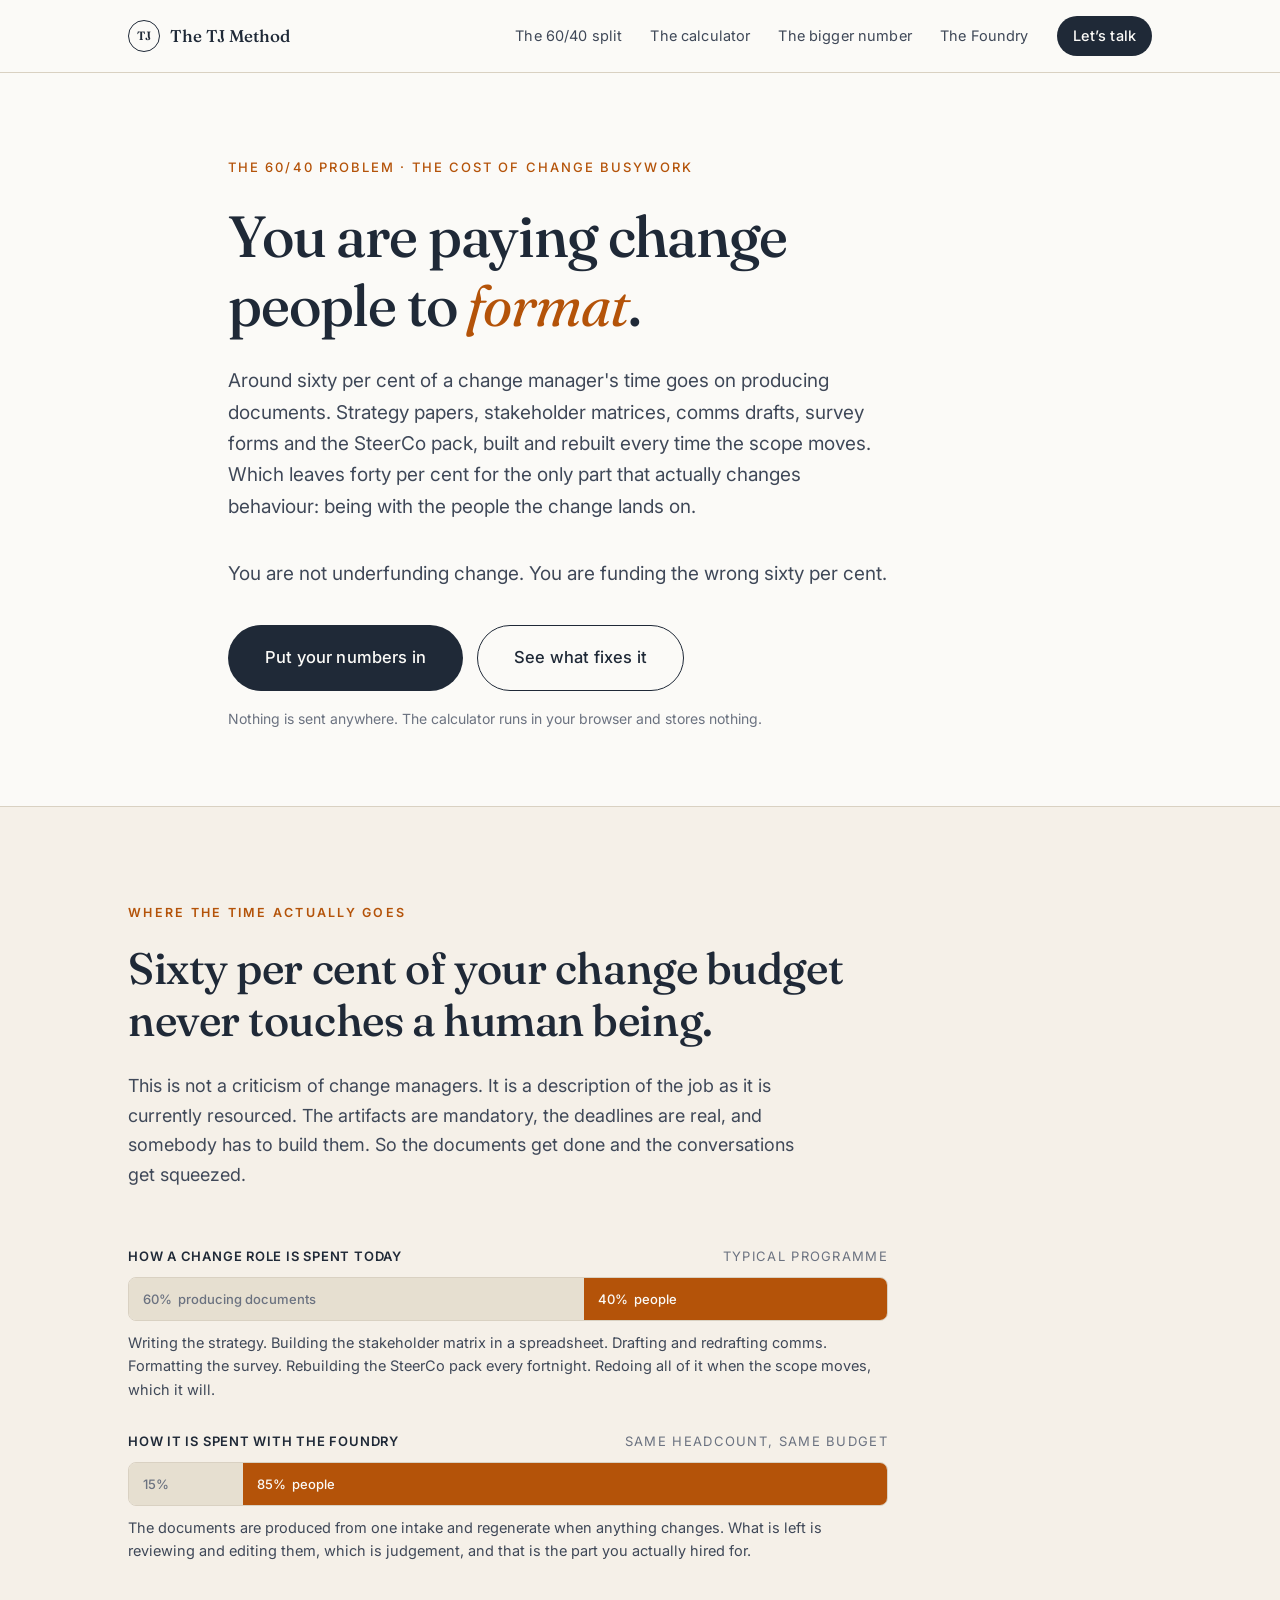
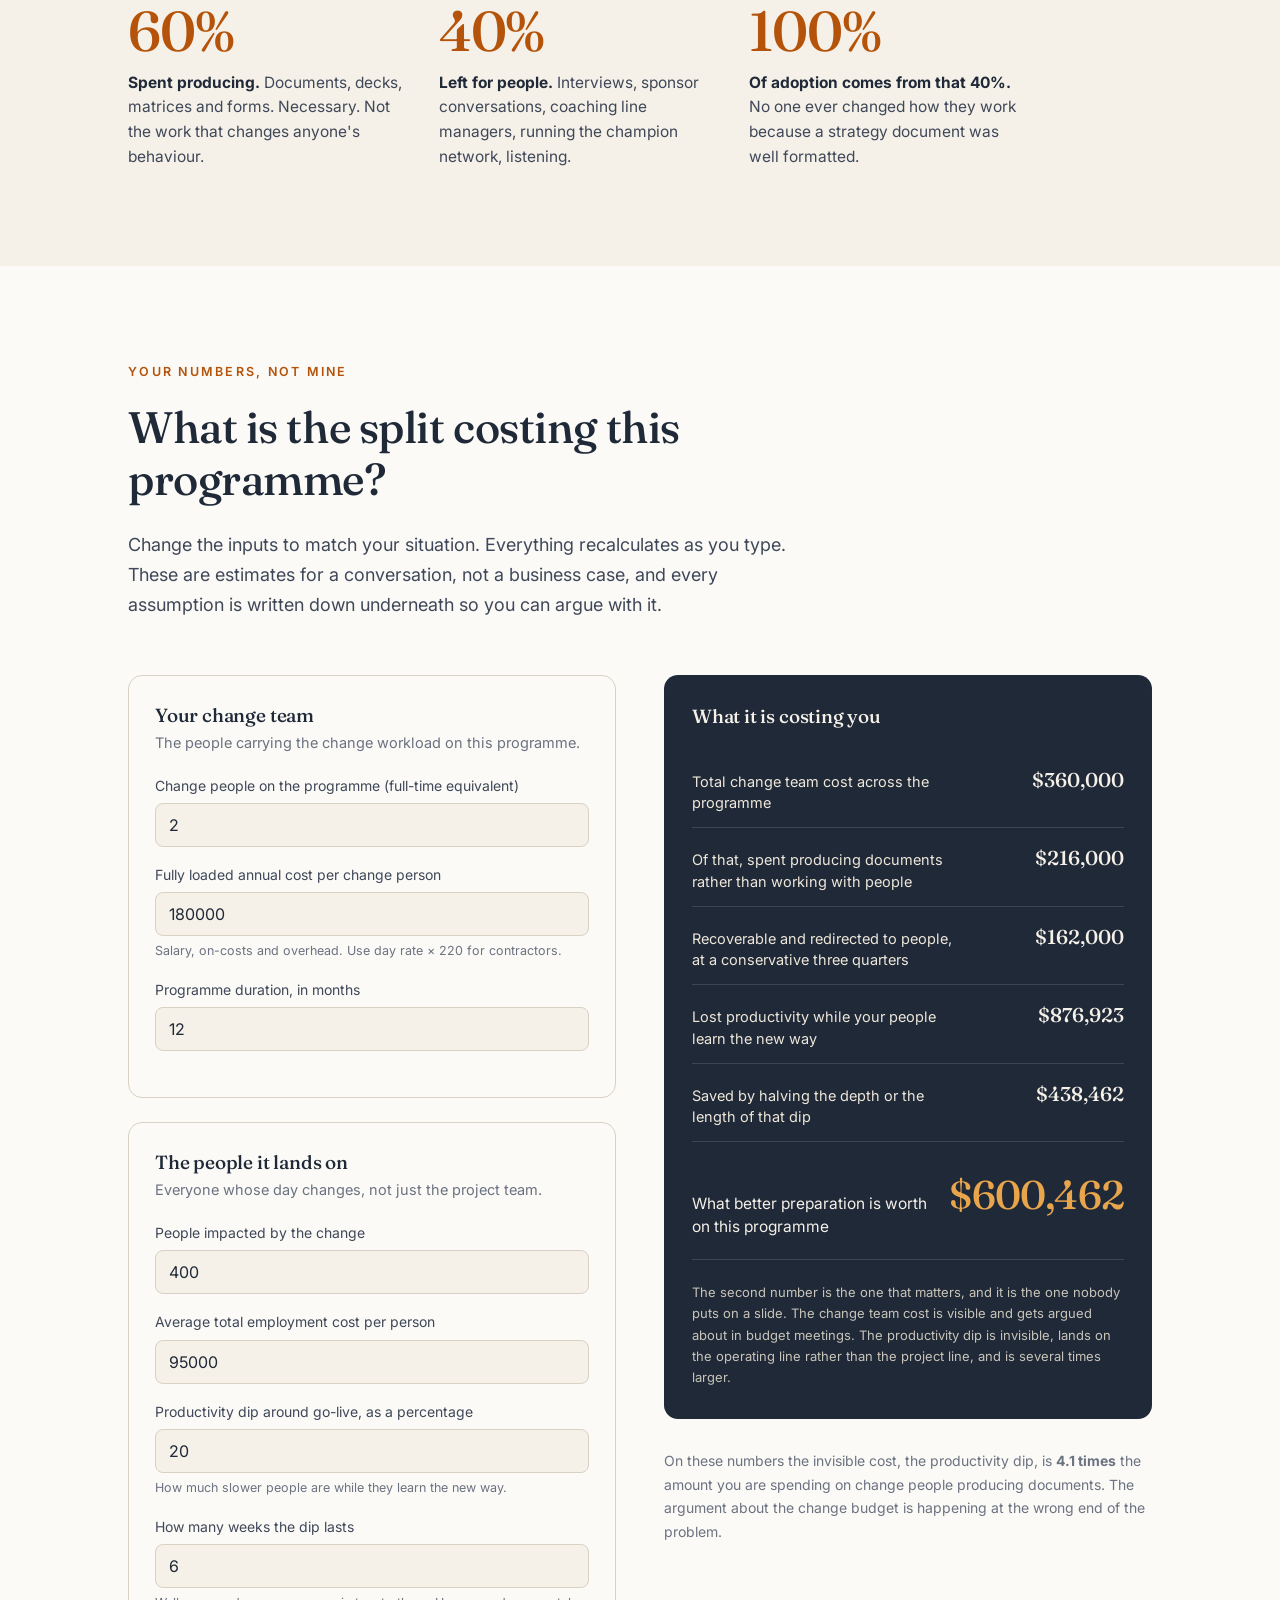
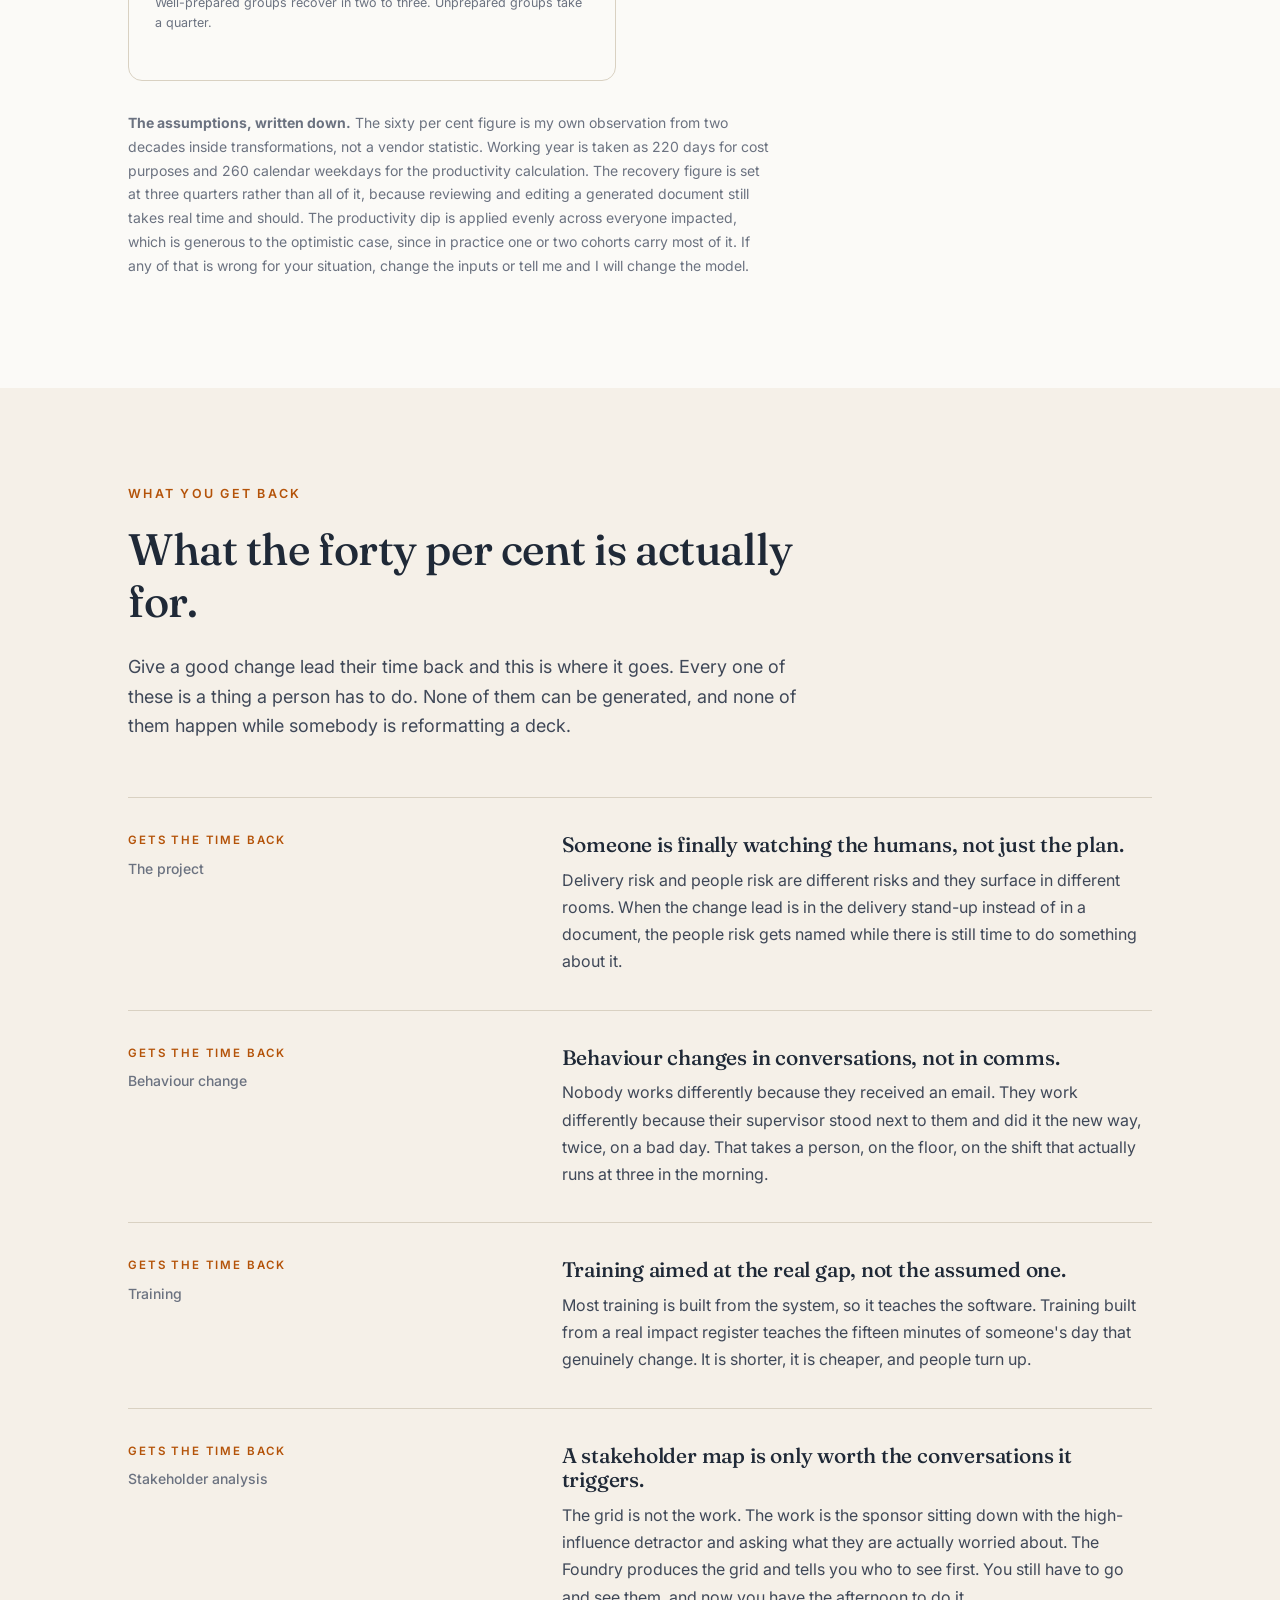
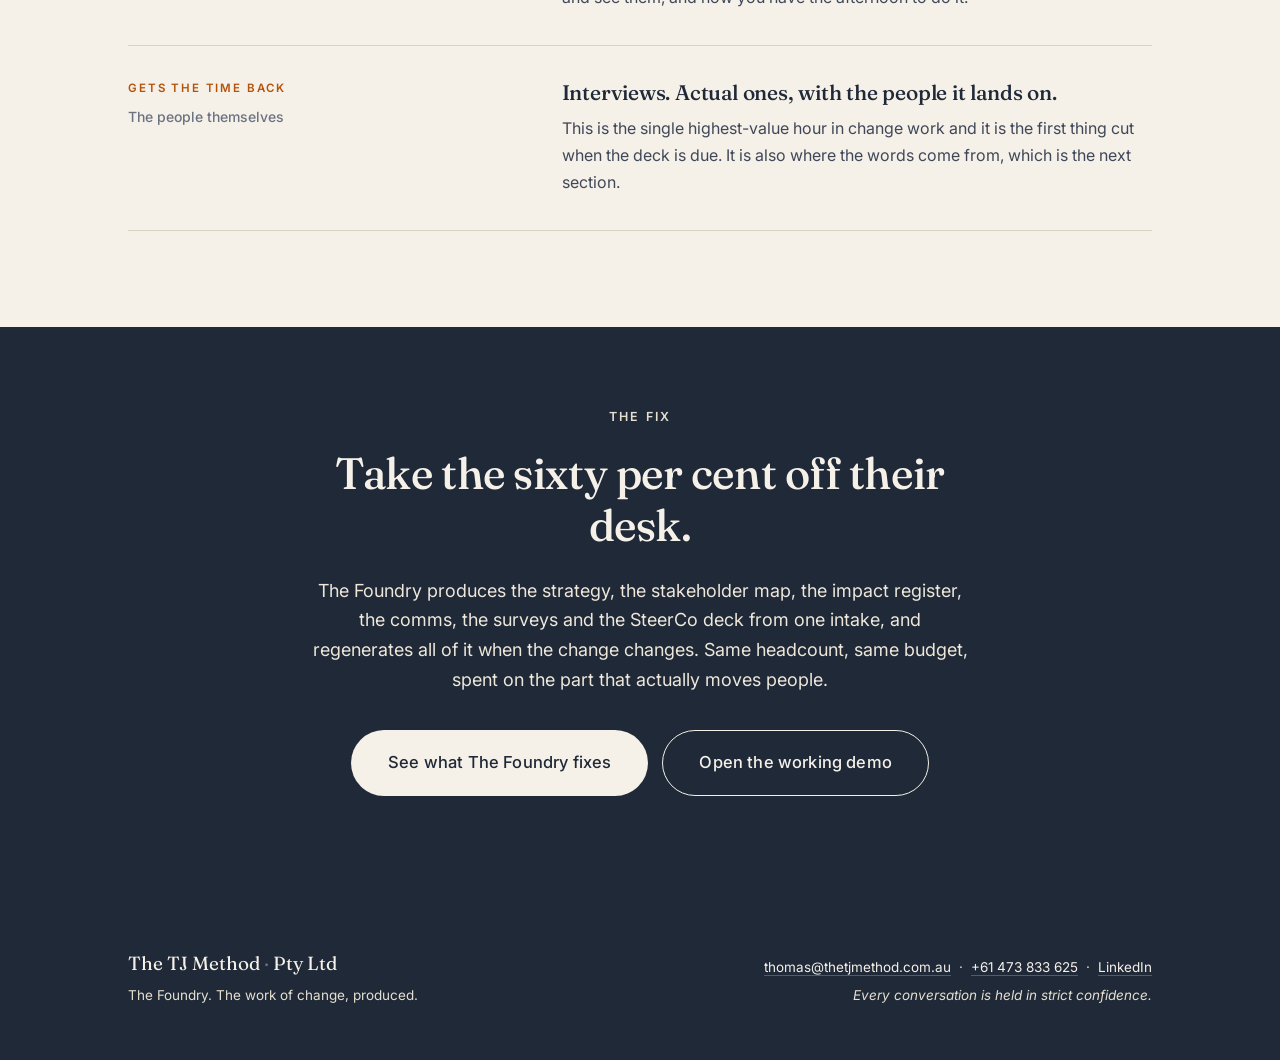
<file: cost.html>
<!DOCTYPE html>
<html lang="en">
<head>
<meta charset="UTF-8" />
<meta name="viewport" content="width=device-width, initial-scale=1.0" />
<meta name="description" content="Change managers spend around sixty per cent of their time producing documents, not working with people. Put your own numbers in and see what that split is costing your programme. By The TJ Method." />
<title>The 60/40 problem — what change busywork is costing you</title>
<link rel="preconnect" href="https://fonts.googleapis.com">
<link rel="preconnect" href="https://fonts.gstatic.com" crossorigin>
<link href="https://fonts.googleapis.com/css2?family=Fraunces:ital,opsz,wght@0,9..144,400;0,9..144,500;0,9..144,600;1,9..144,400&family=Inter:wght@300;400;500;600&display=swap" rel="stylesheet">
<link rel="stylesheet" href="styles.css" />
</head>
<body>

<header class="nav">
  <div class="nav-inner">
    <a class="nav-brand" href="/">
      <span class="nav-mark">TJ</span>
      <span class="nav-name">The&nbsp;TJ&nbsp;Method</span>
    </a>
    <nav class="nav-links" aria-label="Primary">
      <a href="#split">The 60/40 split</a>
      <a href="#calculator">The calculator</a>
      <a href="#dip">The bigger number</a>
      <a href="the-foundry.html">The Foundry</a>
      <a href="/#contact" class="nav-cta">Let&rsquo;s talk</a>
    </nav>
  </div>
</header>

<main>

<!-- HERO -->
<section class="fdry-hero">
  <div class="container hero-inner">
    <p class="eyebrow">The 60/40 problem &middot; The cost of change busywork</p>
    <h1>You are paying change people to <em>format</em>.</h1>
    <p class="lede">
      Around sixty per cent of a change manager's time goes on producing documents.
      Strategy papers, stakeholder matrices, comms drafts, survey forms and the SteerCo
      pack, built and rebuilt every time the scope moves. Which leaves forty per cent for
      the only part that actually changes behaviour: being with the people the change
      lands on.
    </p>
    <p class="lede">
      You are not underfunding change. You are funding the wrong sixty per cent.
    </p>
    <div class="hero-cta">
      <a class="btn btn-primary btn-lg" href="#calculator">Put your numbers in</a>
      <a class="btn btn-ghost btn-lg" href="the-foundry.html">See what fixes it</a>
    </div>
    <p class="hero-note">
      Nothing is sent anywhere. The calculator runs in your browser and stores nothing.
    </p>
  </div>
</section>

<!-- THE SPLIT -->
<section class="section section-cream" id="split">
  <div class="container">
    <p class="kicker">Where the time actually goes</p>
    <h2 class="section-h">Sixty per cent of your change budget never touches a human being.</h2>
    <p class="section-lede">
      This is not a criticism of change managers. It is a description of the job as it is
      currently resourced. The artifacts are mandatory, the deadlines are real, and
      somebody has to build them. So the documents get done and the conversations get
      squeezed.
    </p>

    <div class="split">
      <div class="split-row">
        <div class="split-lbl"><b>How a change role is spent today</b><span>Typical programme</span></div>
        <div class="split-bar">
          <div class="split-seg split-waste" style="width:60%">60% &nbsp;producing documents</div>
          <div class="split-seg split-people" style="width:40%">40% &nbsp;people</div>
        </div>
        <p class="split-cap">
          Writing the strategy. Building the stakeholder matrix in a spreadsheet. Drafting
          and redrafting comms. Formatting the survey. Rebuilding the SteerCo pack every
          fortnight. Redoing all of it when the scope moves, which it will.
        </p>
      </div>

      <div class="split-row">
        <div class="split-lbl"><b>How it is spent with The Foundry</b><span>Same headcount, same budget</span></div>
        <div class="split-bar">
          <div class="split-seg split-waste" style="width:15%">15%</div>
          <div class="split-seg split-people" style="width:85%">85% &nbsp;people</div>
        </div>
        <p class="split-cap">
          The documents are produced from one intake and regenerate when anything changes.
          What is left is reviewing and editing them, which is judgement, and that is the
          part you actually hired for.
        </p>
      </div>
    </div>

    <div class="cost-stats">
      <div class="cost-stat">
        <span class="cost-num">60%</span>
        <p><strong>Spent producing.</strong> Documents, decks, matrices and forms. Necessary. Not the work that changes anyone's behaviour.</p>
      </div>
      <div class="cost-stat">
        <span class="cost-num">40%</span>
        <p><strong>Left for people.</strong> Interviews, sponsor conversations, coaching line managers, running the champion network, listening.</p>
      </div>
      <div class="cost-stat">
        <span class="cost-num">100%</span>
        <p><strong>Of adoption comes from that 40%.</strong> No one ever changed how they work because a strategy document was well formatted.</p>
      </div>
    </div>
  </div>
</section>

<!-- CALCULATOR -->
<section class="section" id="calculator">
  <div class="container">
    <p class="kicker">Your numbers, not mine</p>
    <h2 class="section-h">What is the split costing this programme?</h2>
    <p class="section-lede">
      Change the inputs to match your situation. Everything recalculates as you type.
      These are estimates for a conversation, not a business case, and every assumption
      is written down underneath so you can argue with it.
    </p>

    <form class="calc" id="calc" novalidate>

      <div>
        <div class="calc-panel">
          <h3>Your change team</h3>
          <p class="calc-sub">The people carrying the change workload on this programme.</p>

          <div class="calc-field">
            <label for="fte">Change people on the programme (full-time equivalent)</label>
            <input type="number" id="fte" value="2" min="0.5" max="50" step="0.5" />
          </div>

          <div class="calc-field">
            <label for="rate">Fully loaded annual cost per change person</label>
            <input type="number" id="rate" value="180000" min="50000" max="600000" step="5000" />
            <p class="calc-hint">Salary, on-costs and overhead. Use day rate &times; 220 for contractors.</p>
          </div>

          <div class="calc-field">
            <label for="months">Programme duration, in months</label>
            <input type="number" id="months" value="12" min="1" max="60" step="1" />
          </div>
        </div>

        <div class="calc-panel" style="margin-top:24px;">
          <h3>The people it lands on</h3>
          <p class="calc-sub">Everyone whose day changes, not just the project team.</p>

          <div class="calc-field">
            <label for="people">People impacted by the change</label>
            <input type="number" id="people" value="400" min="10" max="100000" step="10" />
          </div>

          <div class="calc-field">
            <label for="salary">Average total employment cost per person</label>
            <input type="number" id="salary" value="95000" min="30000" max="400000" step="5000" />
          </div>

          <div class="calc-field">
            <label for="dip">Productivity dip around go-live, as a percentage</label>
            <input type="number" id="dip" value="20" min="0" max="80" step="1" />
            <p class="calc-hint">How much slower people are while they learn the new way.</p>
          </div>

          <div class="calc-field">
            <label for="weeks">How many weeks the dip lasts</label>
            <input type="number" id="weeks" value="6" min="0" max="52" step="1" />
            <p class="calc-hint">Well-prepared groups recover in two to three. Unprepared groups take a quarter.</p>
          </div>
        </div>
      </div>

      <div>
        <div class="calc-out">
          <h3>What it is costing you</h3>

          <div class="calc-line">
            <span>Total change team cost across the programme</span>
            <b id="o-team">&mdash;</b>
          </div>
          <div class="calc-line">
            <span>Of that, spent producing documents rather than working with people</span>
            <b id="o-busy">&mdash;</b>
          </div>
          <div class="calc-line">
            <span>Recoverable and redirected to people, at a conservative three quarters</span>
            <b id="o-recover">&mdash;</b>
          </div>
          <div class="calc-line">
            <span>Lost productivity while your people learn the new way</span>
            <b id="o-dip">&mdash;</b>
          </div>
          <div class="calc-line">
            <span>Saved by halving the depth or the length of that dip</span>
            <b id="o-dipsave">&mdash;</b>
          </div>

          <div class="calc-line hero-line">
            <span>What better preparation is worth on this programme</span>
            <b id="o-total">&mdash;</b>
          </div>

          <p class="calc-note">
            The second number is the one that matters, and it is the one nobody puts on a
            slide. The change team cost is visible and gets argued about in budget
            meetings. The productivity dip is invisible, lands on the operating line
            rather than the project line, and is several times larger.
          </p>
        </div>

        <p class="calc-assume" id="assume"></p>
      </div>

    </form>

    <p class="calc-assume">
      <strong>The assumptions, written down.</strong>
      The sixty per cent figure is my own observation from two decades inside
      transformations, not a vendor statistic. Working year is taken as 220 days for cost
      purposes and 260 calendar weekdays for the productivity calculation. The recovery
      figure is set at three quarters rather than all of it, because reviewing and editing
      a generated document still takes real time and should. The productivity dip is
      applied evenly across everyone impacted, which is generous to the optimistic case,
      since in practice one or two cohorts carry most of it. If any of that is wrong for
      your situation, change the inputs or tell me and I will change the model.
    </p>
  </div>
</section>

<!-- WHAT THE 40% BUYS -->
<section class="section section-cream" id="forty">
  <div class="container">
    <p class="kicker">What you get back</p>
    <h2 class="section-h">What the forty per cent is actually for.</h2>
    <p class="section-lede">
      Give a good change lead their time back and this is where it goes. Every one of
      these is a thing a person has to do. None of them can be generated, and none of
      them happen while somebody is reformatting a deck.
    </p>

    <div class="fixes">

      <article class="fix">
        <p class="fix-sym"><span>Gets the time back</span>The project</p>
        <div class="fix-body">
          <h3>Someone is finally watching the humans, not just the plan.</h3>
          <p>
            Delivery risk and people risk are different risks and they surface in
            different rooms. When the change lead is in the delivery stand-up instead of
            in a document, the people risk gets named while there is still time to do
            something about it.
          </p>
        </div>
      </article>

      <article class="fix">
        <p class="fix-sym"><span>Gets the time back</span>Behaviour change</p>
        <div class="fix-body">
          <h3>Behaviour changes in conversations, not in comms.</h3>
          <p>
            Nobody works differently because they received an email. They work differently
            because their supervisor stood next to them and did it the new way, twice, on
            a bad day. That takes a person, on the floor, on the shift that actually runs
            at three in the morning.
          </p>
        </div>
      </article>

      <article class="fix">
        <p class="fix-sym"><span>Gets the time back</span>Training</p>
        <div class="fix-body">
          <h3>Training aimed at the real gap, not the assumed one.</h3>
          <p>
            Most training is built from the system, so it teaches the software. Training
            built from a real impact register teaches the fifteen minutes of someone's day
            that genuinely change. It is shorter, it is cheaper, and people turn up.
          </p>
        </div>
      </article>

      <article class="fix">
        <p class="fix-sym"><span>Gets the time back</span>Stakeholder analysis</p>
        <div class="fix-body">
          <h3>A stakeholder map is only worth the conversations it triggers.</h3>
          <p>
            The grid is not the work. The work is the sponsor sitting down with the
            high-influence detractor and asking what they are actually worried about. The
            Foundry produces the grid and tells you who to see first. You still have to go
            and see them, and now you have the afternoon to do it.
          </p>
        </div>
      </article>

      <article class="fix">
        <p class="fix-sym"><span>Gets the time back</span>The people themselves</p>
        <div class="fix-body">
          <h3>Interviews. Actual ones, with the people it lands on.</h3>
          <p>
            This is the single highest-value hour in change work and it is the first thing
            cut when the deck is due. It is also where the words come from, which is the
            next section.
          </p>
        </div>
      </article>

    </div>
  </div>
</section>

<!-- CTA -->
<section class="section diag-teaser">
  <div class="container diag-inner">
    <p class="kicker">The fix</p>
    <h2 class="section-h">Take the sixty per cent off their desk.</h2>
    <p class="section-lede">
      The Foundry produces the strategy, the stakeholder map, the impact register, the
      comms, the surveys and the SteerCo deck from one intake, and regenerates all of it
      when the change changes. Same headcount, same budget, spent on the part that
      actually moves people.
    </p>
    <div class="hero-cta" style="justify-content:center;">
      <a class="btn btn-primary btn-lg" href="the-foundry.html">See what The Foundry fixes</a>
      <a class="btn btn-ghost btn-lg" href="foundry/" style="border-color: var(--cream); color: var(--cream);">Open the working demo</a>
    </div>
  </div>
</section>

</main>

<footer class="footer">
  <div class="container footer-inner">
    <div class="foot-left">
      <p class="foot-brand">The TJ Method <span class="foot-sep">&middot;</span> Pty Ltd</p>
      <p class="foot-small">The Foundry. The work of change, produced.</p>
    </div>
    <div class="foot-right">
      <p class="foot-small">
        <a href="mailto:thomas@thetjmethod.com.au">thomas@thetjmethod.com.au</a>
        &nbsp;&middot;&nbsp;
        <a href="tel:+61473833625">+61 473 833 625</a>
        &nbsp;&middot;&nbsp;
        <a href="https://www.linkedin.com/in/thomasjoffe" target="_blank" rel="noopener">LinkedIn</a>
      </p>
      <p class="foot-small foot-confidential">
        Every conversation is held in strict confidence.
      </p>
    </div>
  </div>
</footer>

<script>
(function () {
  var BUSYWORK_SHARE = 0.60;   // share of change time spent producing documents
  var RECOVERY_SHARE = 0.75;   // share of that we claim back, conservatively
  var WORK_DAYS_YEAR = 260;    // weekdays, for the productivity calculation

  var ids = ['fte', 'rate', 'months', 'people', 'salary', 'dip', 'weeks'];
  var el = {};
  ids.forEach(function (id) { el[id] = document.getElementById(id); });

  var out = {
    team:    document.getElementById('o-team'),
    busy:    document.getElementById('o-busy'),
    recover: document.getElementById('o-recover'),
    dip:     document.getElementById('o-dip'),
    dipsave: document.getElementById('o-dipsave'),
    total:   document.getElementById('o-total'),
    assume:  document.getElementById('assume')
  };

  function money(n) {
    if (!isFinite(n) || n < 0) n = 0;
    return '$' + Math.round(n).toLocaleString('en-AU');
  }

  function num(id, fallback) {
    var v = parseFloat(el[id].value);
    return isFinite(v) && v >= 0 ? v : fallback;
  }

  function recalc() {
    var fte     = num('fte', 2);
    var rate    = num('rate', 180000);
    var months  = num('months', 12);
    var people  = num('people', 400);
    var salary  = num('salary', 95000);
    var dipPct  = Math.min(num('dip', 20), 100);
    var weeks   = num('weeks', 6);

    var teamCost  = fte * rate * (months / 12);
    var busywork  = teamCost * BUSYWORK_SHARE;
    var recovered = busywork * RECOVERY_SHARE;

    var dailyCost = salary / WORK_DAYS_YEAR;
    var dipDays   = weeks * 5;
    var dipCost   = people * dailyCost * (dipPct / 100) * dipDays;
    var dipSaved  = dipCost / 2;

    var total = recovered + dipSaved;

    out.team.textContent    = money(teamCost);
    out.busy.textContent    = money(busywork);
    out.recover.textContent = money(recovered);
    out.dip.textContent     = money(dipCost);
    out.dipsave.textContent = money(dipSaved);
    out.total.textContent   = money(total);

    var ratio = busywork > 0 ? (dipCost / busywork) : 0;
    if (ratio >= 1.5) {
      out.assume.innerHTML = 'On these numbers the invisible cost, the productivity dip, is <strong>' +
        ratio.toFixed(1) + ' times</strong> the amount you are spending on change people producing documents. ' +
        'The argument about the change budget is happening at the wrong end of the problem.';
    } else if (dipCost > 0) {
      out.assume.innerHTML = 'On these numbers the productivity dip and the document production cost are of a ' +
        'similar size. Both are recoverable, and the same shift in how the work gets produced addresses them together.';
    } else {
      out.assume.textContent = '';
    }
  }

  ids.forEach(function (id) {
    el[id].addEventListener('input', recalc);
    el[id].addEventListener('change', recalc);
  });
  document.getElementById('calc').addEventListener('submit', function (e) { e.preventDefault(); });

  recalc();
})();
</script>

</body>
</html>
</file>
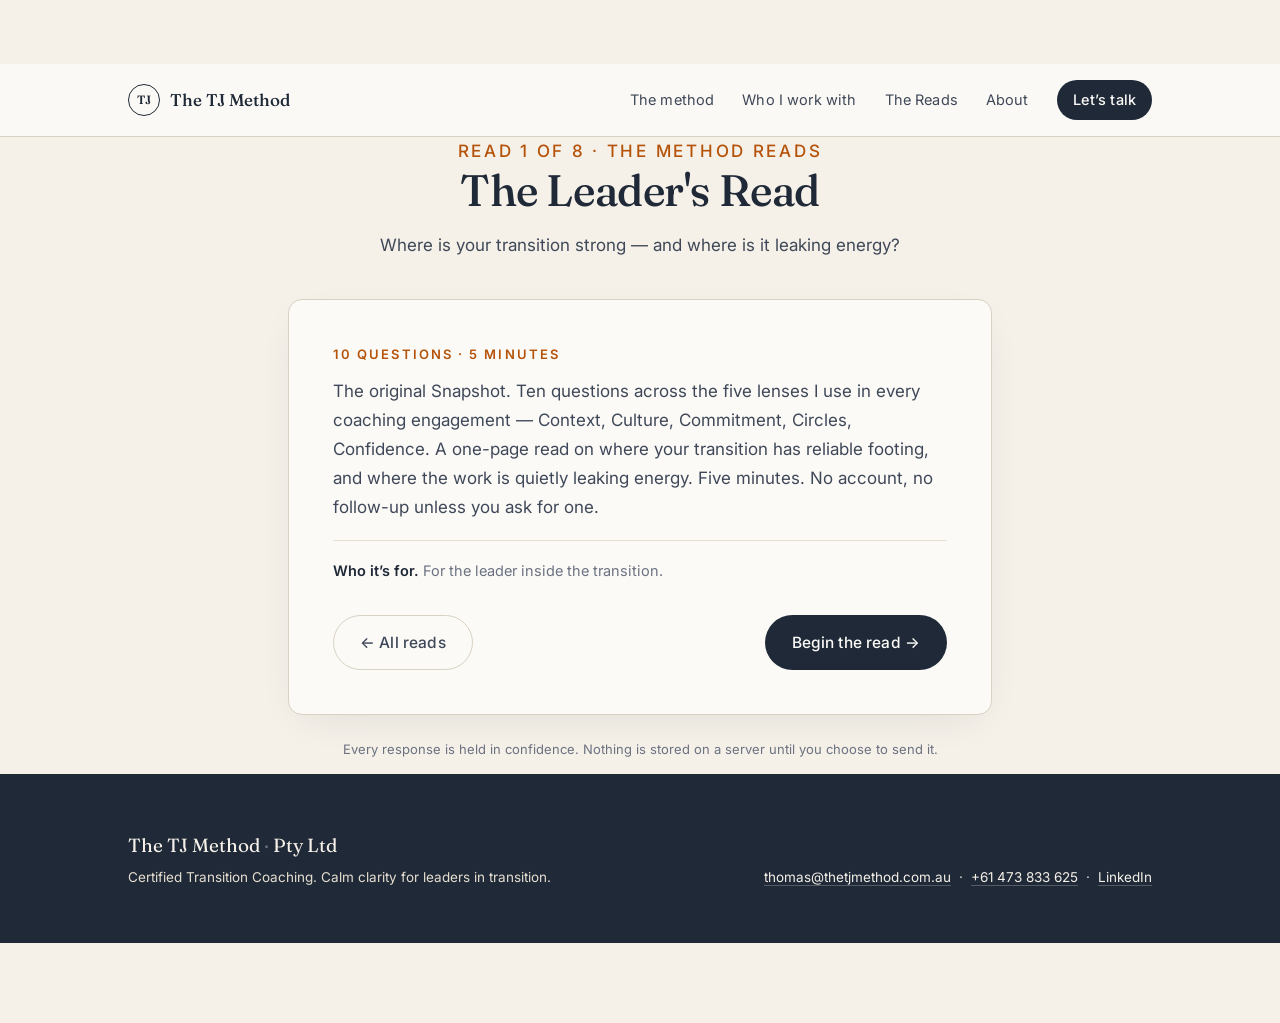
<file: read.html>
<!DOCTYPE html>
<html lang="en">
<head>
<meta charset="UTF-8" />
<meta name="viewport" content="width=device-width, initial-scale=1.0" />
<meta name="description" content="A read from The Method Reads — a diagnostic on one part of a transition. By The TJ Method." />
<title>A read — The Method Reads</title>
<link rel="preconnect" href="https://fonts.googleapis.com">
<link rel="preconnect" href="https://fonts.gstatic.com" crossorigin>
<link href="https://fonts.googleapis.com/css2?family=Fraunces:ital,opsz,wght@0,9..144,400;0,9..144,500;0,9..144,600;1,9..144,400&family=Inter:wght@300;400;500;600&display=swap" rel="stylesheet">
<link rel="stylesheet" href="styles.css" />
</head>
<body class="survey-page">

<header class="nav">
  <div class="nav-inner">
    <a class="nav-brand" href="index.html">
      <span class="nav-mark">TJ</span>
      <span class="nav-name">The&nbsp;TJ&nbsp;Method</span>
    </a>
    <nav class="nav-links" aria-label="Primary">
      <a href="index.html#method">The method</a>
      <a href="index.html#audience">Who I work with</a>
      <a href="reads.html">The Reads</a>
      <a href="index.html#about">About</a>
      <a href="index.html#contact" class="nav-cta">Let&rsquo;s talk</a>
    </nav>
  </div>
</header>

<main>
  <div class="survey-wrap" id="readRoot">
    <!-- The engine renders into here based on ?id= -->
  </div>

  <p class="center muted" style="font-size:13px; margin-top: 24px; max-width: 760px; margin-left:auto; margin-right:auto; padding: 0 28px;">
    Every response is held in confidence. Nothing is stored on a server until you choose to send it.
  </p>
</main>

<footer class="footer">
  <div class="container footer-inner">
    <div class="foot-left">
      <p class="foot-brand">The TJ Method <span class="foot-sep">&middot;</span> Pty Ltd</p>
      <p class="foot-small">Certified Transition Coaching. Calm clarity for leaders in transition.</p>
    </div>
    <div class="foot-right">
      <p class="foot-small">
        <a href="mailto:thomas@thetjmethod.com.au">thomas@thetjmethod.com.au</a>
        &nbsp;&middot;&nbsp;
        <a href="tel:+61473833625">+61 473 833 625</a>
        &nbsp;&middot;&nbsp;
        <a href="https://www.linkedin.com/in/thomasjoffe" target="_blank" rel="noopener">LinkedIn</a>
      </p>
    </div>
  </div>
</footer>

<script src="reads-data.js"></script>
<script src="reads-engine.js"></script>
<script src="ai.js"></script>
<script src="ai-read.js"></script>
</body>
</html>
</file>
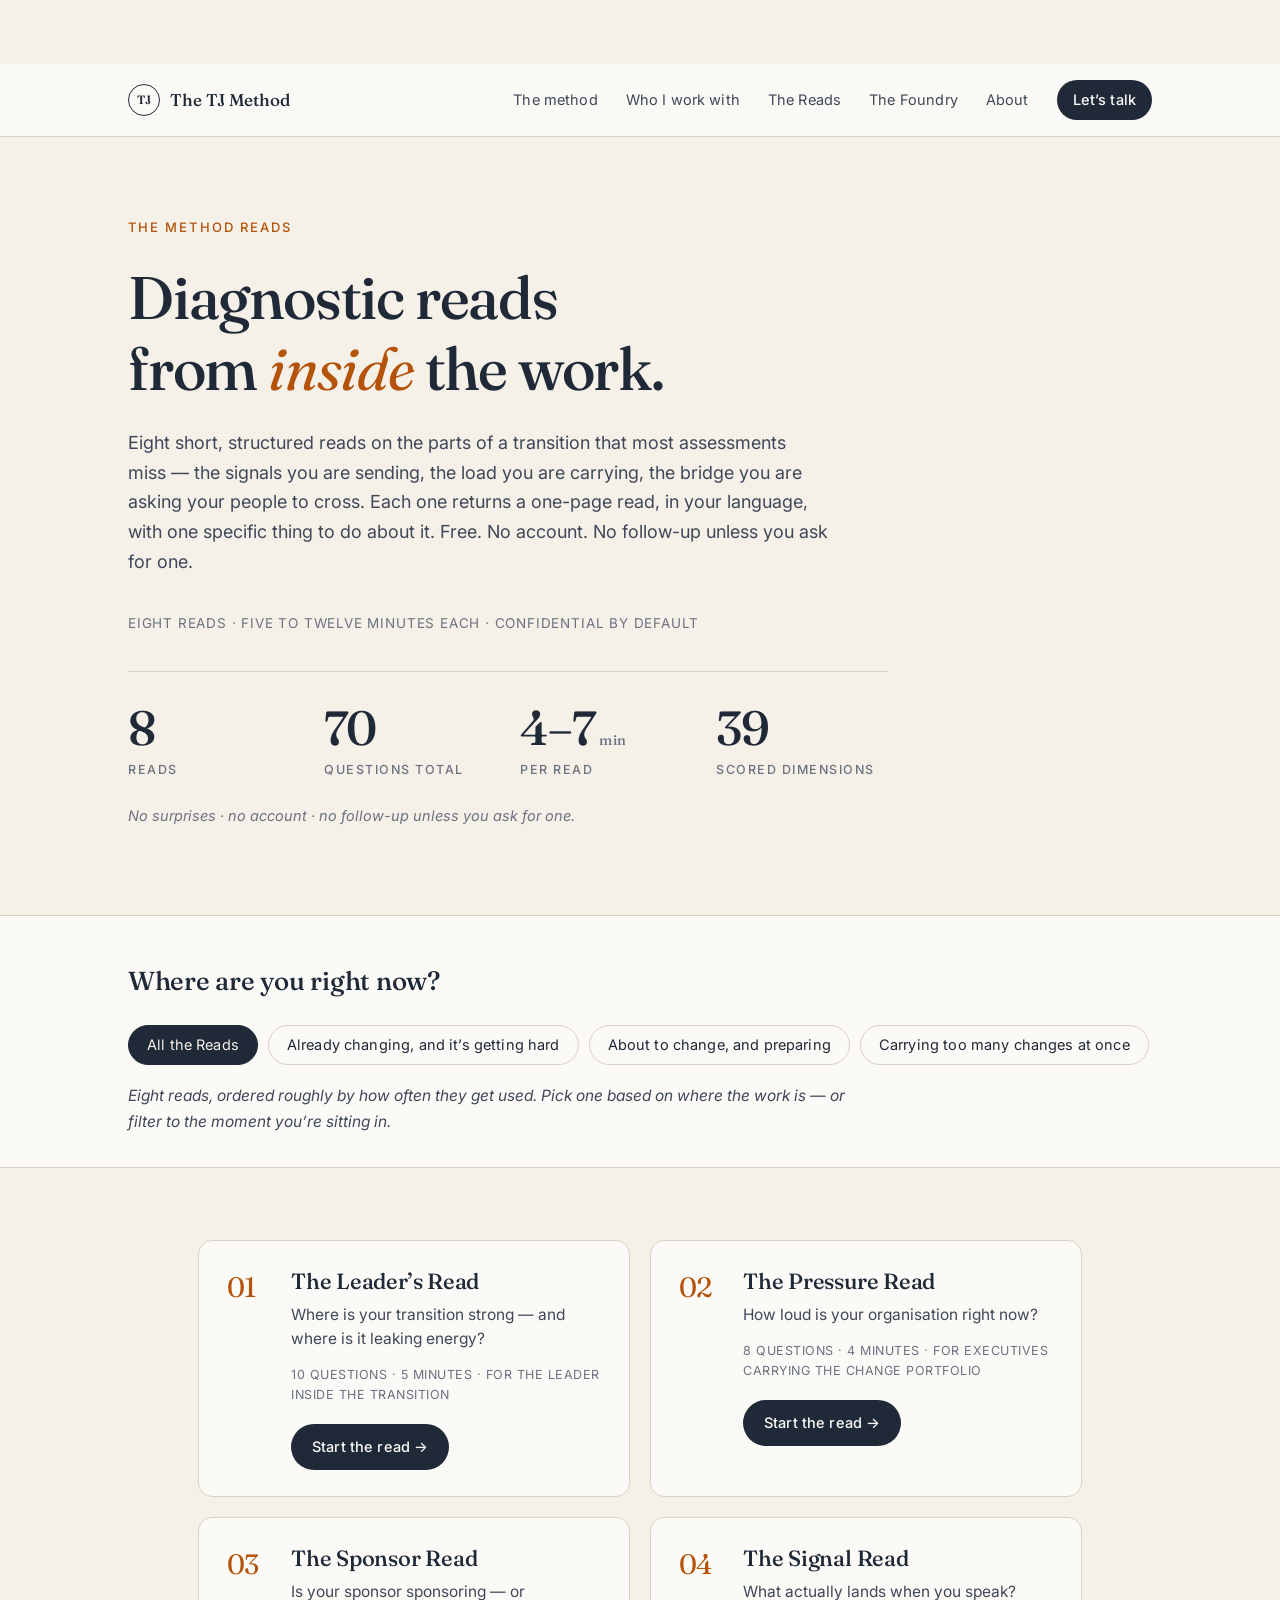
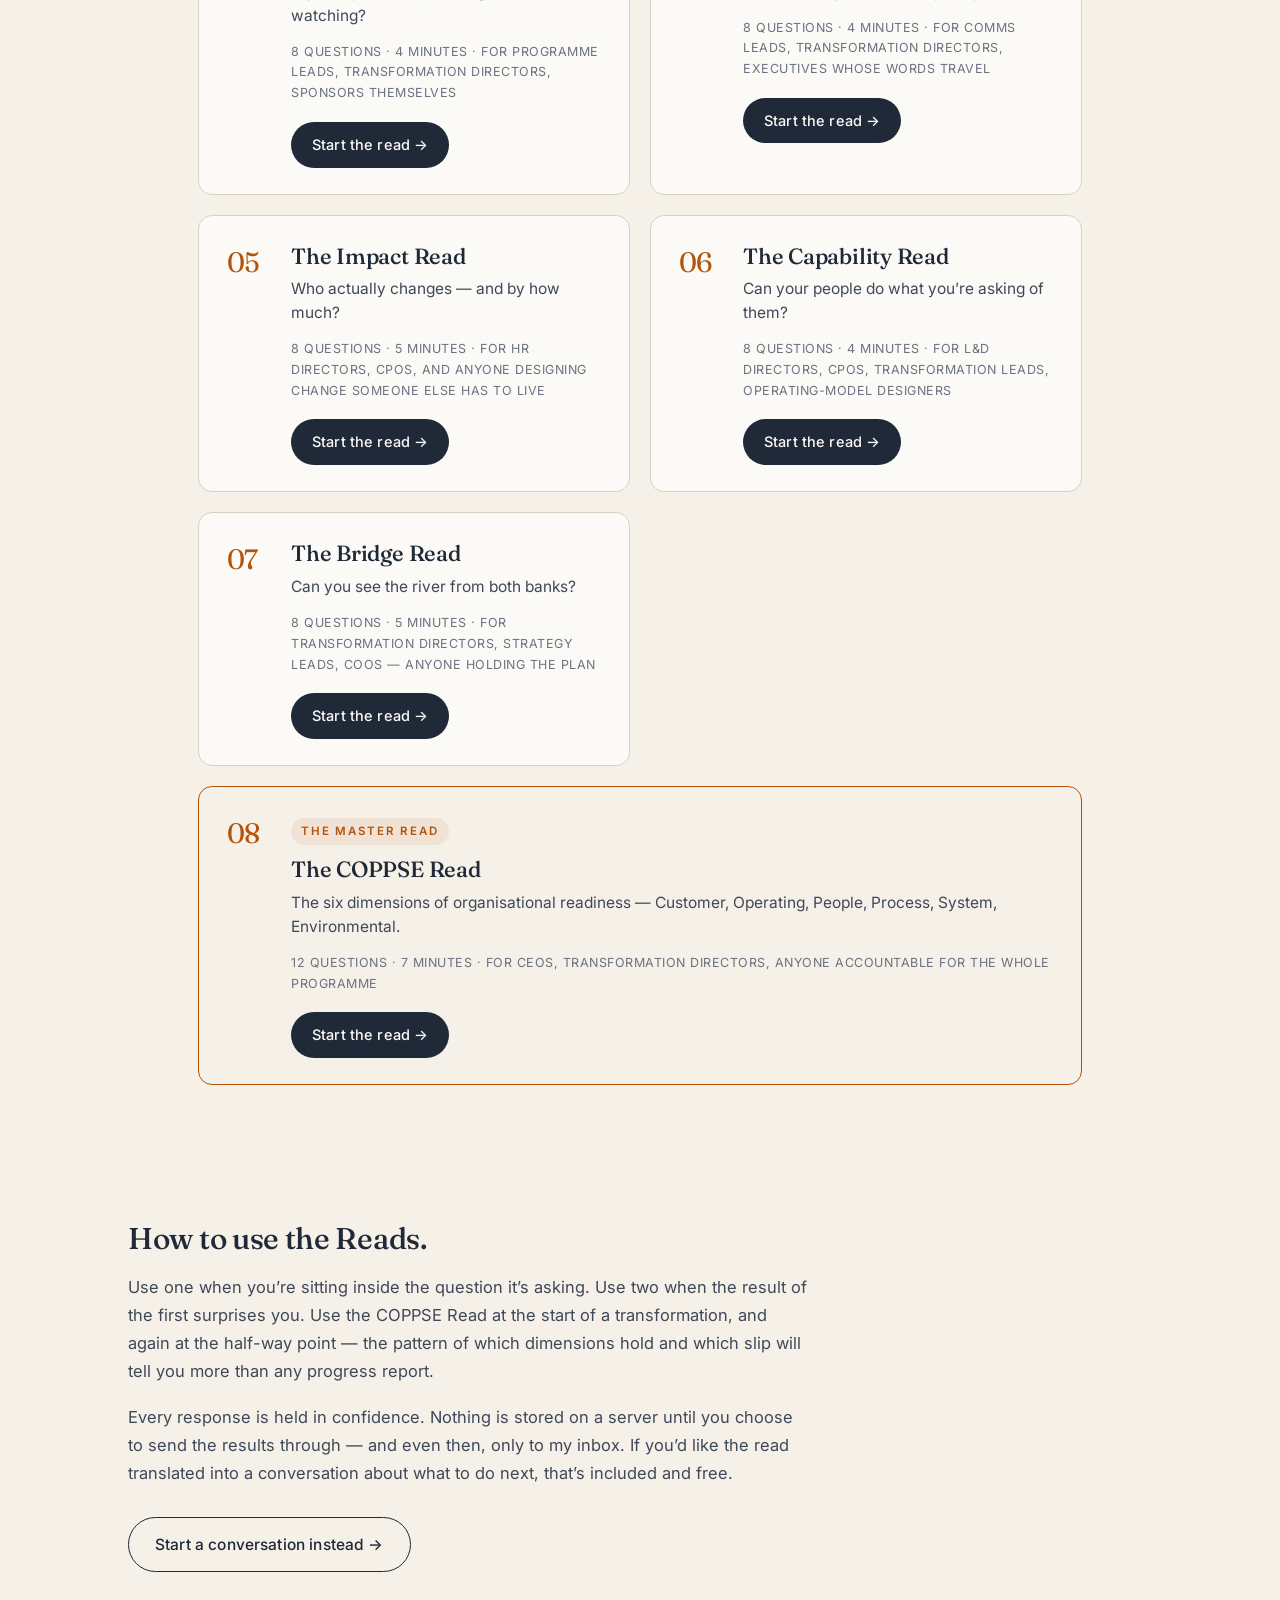
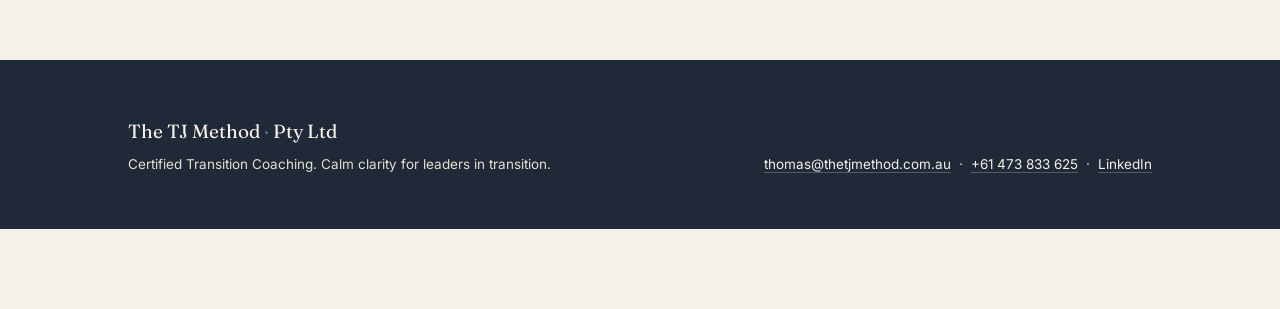
<file: reads.html>
<!DOCTYPE html>
<html lang="en">
<head>
<meta charset="UTF-8" />
<meta name="viewport" content="width=device-width, initial-scale=1.0" />
<meta name="description" content="The Method Reads — eight diagnostic reads for leaders and organisations in transition. Free, no account. By The TJ Method." />
<title>The Method Reads — diagnostic reads from inside the work</title>
<link rel="preconnect" href="https://fonts.googleapis.com">
<link rel="preconnect" href="https://fonts.gstatic.com" crossorigin>
<link href="https://fonts.googleapis.com/css2?family=Fraunces:ital,opsz,wght@0,9..144,400;0,9..144,500;0,9..144,600;1,9..144,400&family=Inter:wght@300;400;500;600&display=swap" rel="stylesheet">
<link rel="stylesheet" href="styles.css" />
</head>
<body class="survey-page">

<header class="nav">
  <div class="nav-inner">
    <a class="nav-brand" href="index.html">
      <span class="nav-mark">TJ</span>
      <span class="nav-name">The&nbsp;TJ&nbsp;Method</span>
    </a>
    <nav class="nav-links" aria-label="Primary">
      <a href="index.html#method">The method</a>
      <a href="index.html#audience">Who I work with</a>
      <a href="reads.html">The Reads</a>
      <a href="the-foundry.html">The Foundry</a>
      <a href="index.html#about">About</a>
      <a href="index.html#contact" class="nav-cta">Let&rsquo;s talk</a>
    </nav>
  </div>
</header>

<main>
  <div class="reads-hero">
    <div class="container">
      <p class="eyebrow">The Method Reads</p>
      <h1>Diagnostic reads<br/>from <em>inside</em> the work.</h1>
      <p class="lede">
        Eight short, structured reads on the parts of a transition that most assessments miss &mdash;
        the signals you are sending, the load you are carrying, the bridge you are asking your
        people to cross. Each one returns a one-page read, in your language, with one specific
        thing to do about it. Free. No account. No follow-up unless you ask for one.
      </p>
      <p class="reads-meta">
        Eight reads &middot; Five to twelve minutes each &middot; Confidential by default
      </p>

      <div class="reads-stats" aria-label="The Method Reads at a glance">
        <div class="stat">
          <span class="stat-num">8</span>
          <span class="stat-lbl">Reads</span>
        </div>
        <div class="stat">
          <span class="stat-num">70</span>
          <span class="stat-lbl">Questions total</span>
        </div>
        <div class="stat">
          <span class="stat-num">4&ndash;7<span class="stat-sub">min</span></span>
          <span class="stat-lbl">Per read</span>
        </div>
        <div class="stat">
          <span class="stat-num">39</span>
          <span class="stat-lbl">Scored dimensions</span>
        </div>
      </div>

      <p class="reads-promise"><em>No surprises &middot; no account &middot; no follow-up unless you ask for one.</em></p>
    </div>
  </div>

  <!-- SITUATIONAL FILTER -->
  <section class="reads-filter" aria-label="Filter reads by situation">
    <div class="container">
      <p class="reads-filter-q">Where are you right now?</p>
      <div class="reads-filter-pills" role="tablist">
        <button type="button" class="pill is-active" data-filter="all"        role="tab" aria-selected="true">All the Reads</button>
        <button type="button" class="pill"           data-filter="inside"     role="tab" aria-selected="false">Already changing, and it&rsquo;s getting hard</button>
        <button type="button" class="pill"           data-filter="approaching" role="tab" aria-selected="false">About to change, and preparing</button>
        <button type="button" class="pill"           data-filter="overload"   role="tab" aria-selected="false">Carrying too many changes at once</button>
      </div>
      <p class="reads-filter-intro" id="filterIntro" aria-live="polite">
        Eight reads, ordered roughly by how often they get used. Pick one based on where the work is &mdash; or filter to the moment you&rsquo;re sitting in.
      </p>
    </div>
  </section>

  <div class="container reads-list" id="readsList">

    <article class="read-card" data-read="leader" data-tags="inside approaching overload">
      <div class="read-card-num">01</div>
      <div class="read-card-body">
        <h2>The Leader&rsquo;s Read</h2>
        <p class="read-card-tag">Where is your transition strong &mdash; and where is it leaking energy?</p>
        <p class="read-card-meta">10 questions &middot; 5 minutes &middot; For the leader inside the transition</p>
        <a class="btn btn-primary" href="survey.html">Start the read &rarr;</a>
      </div>
    </article>

    <article class="read-card" data-read="pressure" data-tags="inside overload">
      <div class="read-card-num">02</div>
      <div class="read-card-body">
        <h2>The Pressure Read</h2>
        <p class="read-card-tag">How loud is your organisation right now?</p>
        <p class="read-card-meta">8 questions &middot; 4 minutes &middot; For executives carrying the change portfolio</p>
        <a class="btn btn-primary" href="read.html?id=pressure">Start the read &rarr;</a>
      </div>
    </article>

    <article class="read-card" data-read="sponsor" data-tags="inside approaching">
      <div class="read-card-num">03</div>
      <div class="read-card-body">
        <h2>The Sponsor Read</h2>
        <p class="read-card-tag">Is your sponsor sponsoring &mdash; or watching?</p>
        <p class="read-card-meta">8 questions &middot; 4 minutes &middot; For programme leads, transformation directors, sponsors themselves</p>
        <a class="btn btn-primary" href="read.html?id=sponsor">Start the read &rarr;</a>
      </div>
    </article>

    <article class="read-card" data-read="signal" data-tags="inside overload">
      <div class="read-card-num">04</div>
      <div class="read-card-body">
        <h2>The Signal Read</h2>
        <p class="read-card-tag">What actually lands when you speak?</p>
        <p class="read-card-meta">8 questions &middot; 4 minutes &middot; For comms leads, transformation directors, executives whose words travel</p>
        <a class="btn btn-primary" href="read.html?id=signal">Start the read &rarr;</a>
      </div>
    </article>

    <article class="read-card" data-read="impact" data-tags="inside approaching">
      <div class="read-card-num">05</div>
      <div class="read-card-body">
        <h2>The Impact Read</h2>
        <p class="read-card-tag">Who actually changes &mdash; and by how much?</p>
        <p class="read-card-meta">8 questions &middot; 5 minutes &middot; For HR directors, CPOs, and anyone designing change someone else has to live</p>
        <a class="btn btn-primary" href="read.html?id=impact">Start the read &rarr;</a>
      </div>
    </article>

    <article class="read-card" data-read="capability" data-tags="inside approaching overload">
      <div class="read-card-num">06</div>
      <div class="read-card-body">
        <h2>The Capability Read</h2>
        <p class="read-card-tag">Can your people do what you&rsquo;re asking of them?</p>
        <p class="read-card-meta">8 questions &middot; 4 minutes &middot; For L&amp;D directors, CPOs, transformation leads, operating-model designers</p>
        <a class="btn btn-primary" href="read.html?id=capability">Start the read &rarr;</a>
      </div>
    </article>

    <article class="read-card" data-read="bridge" data-tags="approaching">
      <div class="read-card-num">07</div>
      <div class="read-card-body">
        <h2>The Bridge Read</h2>
        <p class="read-card-tag">Can you see the river from both banks?</p>
        <p class="read-card-meta">8 questions &middot; 5 minutes &middot; For transformation directors, strategy leads, COOs &mdash; anyone holding the plan</p>
        <a class="btn btn-primary" href="read.html?id=bridge">Start the read &rarr;</a>
      </div>
    </article>

    <article class="read-card read-card-master" data-read="coppse" data-tags="inside approaching overload">
      <div class="read-card-num">08</div>
      <div class="read-card-body">
        <p class="read-card-pin">The master read</p>
        <h2>The COPPSE Read</h2>
        <p class="read-card-tag">The six dimensions of organisational readiness &mdash; Customer, Operating, People, Process, System, Environmental.</p>
        <p class="read-card-meta">12 questions &middot; 7 minutes &middot; For CEOs, transformation directors, anyone accountable for the whole programme</p>
        <a class="btn btn-primary" href="read.html?id=coppse">Start the read &rarr;</a>
      </div>
    </article>

    <p class="reads-empty" id="readsEmpty" hidden>
      No reads in that group yet. Try another, or <a href="index.html#contact">start a conversation directly</a>.
    </p>

  </div>

  <script>
    (function () {
      const INTROS = {
        all:         "Eight reads, ordered roughly by how often they get used. Pick one based on where the work is — or filter to the moment you're sitting in.",
        inside:      "You're already inside the change, and the system is starting to feel it. These are the reads that surface what's quietly leaking — sponsorship, signal, load, impact, capability.",
        approaching: "The change is coming. The cheapest time to find the gaps is before the work is announced. These reads pressure-test the bridge, the impact, the capability, and the sponsor before launch.",
        overload:    "Too much is moving at once. These reads measure load, signal, and capability across the portfolio — and tell you, specifically, what to slow down or stop."
      };
      const pills = document.querySelectorAll('.reads-filter-pills .pill');
      const cards = document.querySelectorAll('.read-card');
      const intro = document.getElementById('filterIntro');
      const empty = document.getElementById('readsEmpty');

      function apply(filter) {
        let shown = 0;
        cards.forEach((c) => {
          const tags = (c.dataset.tags || '').split(/\s+/);
          const show = filter === 'all' || tags.includes(filter);
          c.hidden = !show;
          if (show) shown++;
        });
        empty.hidden = shown > 0;
        intro.textContent = INTROS[filter] || INTROS.all;
        pills.forEach((p) => {
          const on = p.dataset.filter === filter;
          p.classList.toggle('is-active', on);
          p.setAttribute('aria-selected', on ? 'true' : 'false');
        });
      }

      pills.forEach((p) => p.addEventListener('click', () => apply(p.dataset.filter)));
    })();
  </script>

  <section class="reads-foot section-cream">
    <div class="container">
      <h3>How to use the Reads.</h3>
      <p>
        Use one when you&rsquo;re sitting inside the question it&rsquo;s asking. Use two when
        the result of the first surprises you. Use the COPPSE Read at the start of a
        transformation, and again at the half-way point &mdash; the pattern of which dimensions
        hold and which slip will tell you more than any progress report.
      </p>
      <p>
        Every response is held in confidence. Nothing is stored on a server until you choose
        to send the results through &mdash; and even then, only to my inbox. If you&rsquo;d like
        the read translated into a conversation about what to do next, that&rsquo;s included
        and free.
      </p>
      <a class="btn btn-ghost" href="index.html#contact">Start a conversation instead &rarr;</a>
    </div>
  </section>
</main>

<footer class="footer">
  <div class="container footer-inner">
    <div class="foot-left">
      <p class="foot-brand">The TJ Method <span class="foot-sep">&middot;</span> Pty Ltd</p>
      <p class="foot-small">Certified Transition Coaching. Calm clarity for leaders in transition.</p>
    </div>
    <div class="foot-right">
      <p class="foot-small">
        <a href="mailto:thomas@thetjmethod.com.au">thomas@thetjmethod.com.au</a>
        &nbsp;&middot;&nbsp;
        <a href="tel:+61473833625">+61 473 833 625</a>
        &nbsp;&middot;&nbsp;
        <a href="https://www.linkedin.com/in/thomasjoffe" target="_blank" rel="noopener">LinkedIn</a>
      </p>
    </div>
  </div>
</footer>

</body>
</html>
</file>
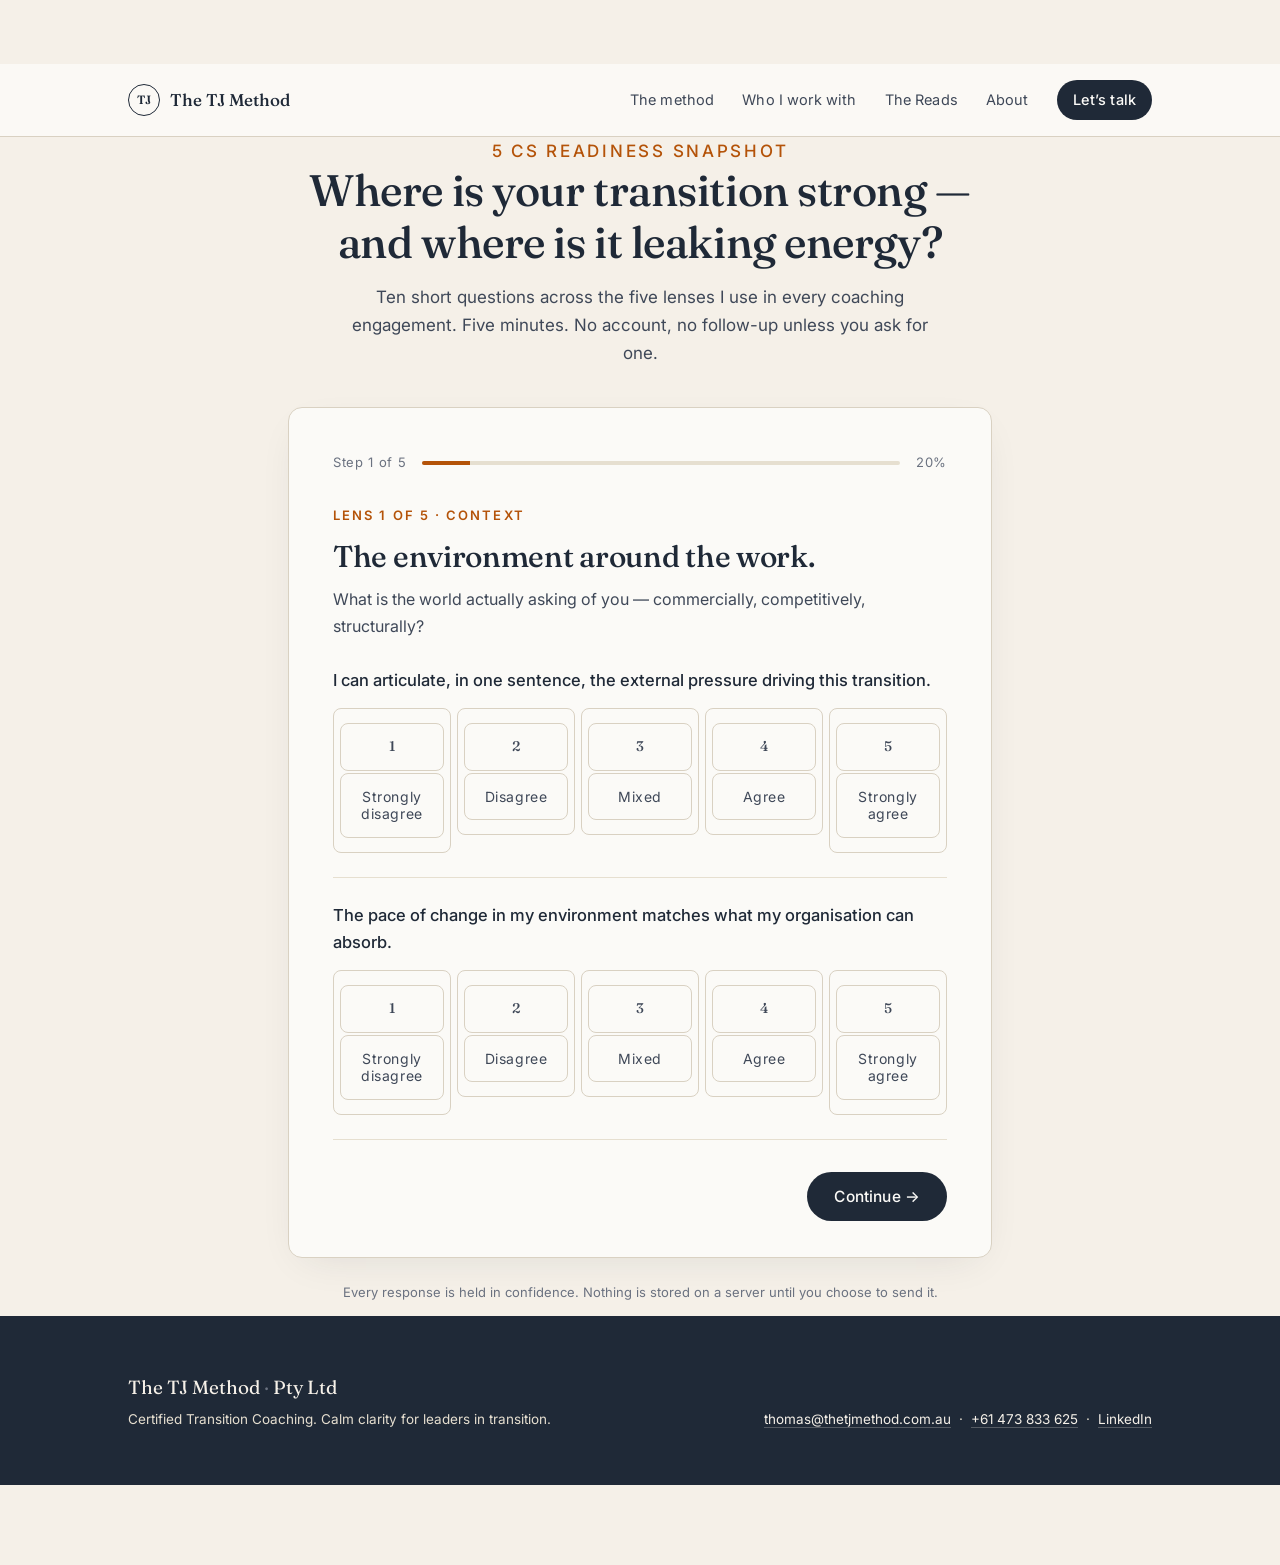
<file: survey.html>
<!DOCTYPE html>
<html lang="en">
<head>
<meta charset="UTF-8" />
<meta name="viewport" content="width=device-width, initial-scale=1.0" />
<meta name="description" content="The 5 Cs Readiness Snapshot — a 5-minute diagnostic for leaders and transformations in transition. By The TJ Method." />
<title>The 5 Cs Readiness Snapshot — The TJ Method</title>
<link rel="preconnect" href="https://fonts.googleapis.com">
<link rel="preconnect" href="https://fonts.gstatic.com" crossorigin>
<link href="https://fonts.googleapis.com/css2?family=Fraunces:ital,opsz,wght@0,9..144,400;0,9..144,500;0,9..144,600;1,9..144,400&family=Inter:wght@300;400;500;600&display=swap" rel="stylesheet">
<link rel="stylesheet" href="styles.css" />
</head>
<body class="survey-page">

<header class="nav">
  <div class="nav-inner">
    <a class="nav-brand" href="index.html">
      <span class="nav-mark">TJ</span>
      <span class="nav-name">The&nbsp;TJ&nbsp;Method</span>
    </a>
    <nav class="nav-links" aria-label="Primary">
      <a href="index.html#method">The method</a>
      <a href="index.html#audience">Who I work with</a>
      <a href="reads.html">The Reads</a>
      <a href="index.html#about">About</a>
      <a href="index.html#contact" class="nav-cta">Let&rsquo;s talk</a>
    </nav>
  </div>
</header>

<main>
  <div class="survey-wrap">

    <div class="survey-head">
      <p class="eyebrow">5 Cs Readiness Snapshot</p>
      <h1>Where is your transition strong &mdash; and where is it leaking energy?</h1>
      <p>Ten short questions across the five lenses I use in every coaching engagement. Five minutes. No account, no follow-up unless you ask for one.</p>
    </div>

    <div class="survey-card">

      <div class="progress" id="progress">
        <span id="progressLabel">Step 1 of 5</span>
        <div class="progress-bar"><div class="progress-bar-fill" id="progressFill"></div></div>
        <span id="progressPct">20%</span>
      </div>

      <form id="surveyForm" novalidate>

        <!-- STEP 1 — CONTEXT -->
        <section class="step active" data-step="1" data-cee="Context">
          <p class="step-cee">Lens 1 of 5 &middot; Context</p>
          <h2>The environment around the work.</h2>
          <p class="step-desc">What is the world actually asking of you &mdash; commercially, competitively, structurally?</p>

          <div class="question">
            <p>I can articulate, in one sentence, the external pressure driving this transition.</p>
            <div class="scale" data-q="c1q1"></div>
          </div>
          <div class="question">
            <p>The pace of change in my environment matches what my organisation can absorb.</p>
            <div class="scale" data-q="c1q2"></div>
          </div>

          <div class="step-nav">
            <span></span>
            <button type="button" class="btn btn-primary" data-next>Continue &rarr;</button>
          </div>
        </section>

        <!-- STEP 2 — CULTURE -->
        <section class="step" data-step="2" data-cee="Culture">
          <p class="step-cee">Lens 2 of 5 &middot; Culture</p>
          <h2>What this organisation rewards, ignores, and punishes.</h2>
          <p class="step-desc">Culture is the difference between what's in the plan and what actually happens on a hard week.</p>

          <div class="question">
            <p>The behaviours we reward today match the behaviours this transition requires.</p>
            <div class="scale" data-q="c2q1"></div>
          </div>
          <div class="question">
            <p>When something goes wrong, we examine the system, not the individual.</p>
            <div class="scale" data-q="c2q2"></div>
          </div>

          <div class="step-nav">
            <button type="button" class="btn btn-back" data-back>&larr; Back</button>
            <button type="button" class="btn btn-primary" data-next>Continue &rarr;</button>
          </div>
        </section>

        <!-- STEP 3 — COMMITMENT -->
        <section class="step" data-step="3" data-cee="Commitment">
          <p class="step-cee">Lens 3 of 5 &middot; Commitment</p>
          <h2>How much skin in the game.</h2>
          <p class="step-desc">Where commitment is shallow, the work fractures under pressure. This is true for sponsors, teams, and the leader themselves.</p>

          <div class="question">
            <p>The most senior sponsor of this work has personal skin in the game &mdash; not just rhetorical support.</p>
            <div class="scale" data-q="c3q1"></div>
          </div>
          <div class="question">
            <p>We have the time and resources this transition realistically needs.</p>
            <div class="scale" data-q="c3q2"></div>
          </div>

          <div class="step-nav">
            <button type="button" class="btn btn-back" data-back>&larr; Back</button>
            <button type="button" class="btn btn-primary" data-next>Continue &rarr;</button>
          </div>
        </section>

        <!-- STEP 4 — CIRCLES -->
        <section class="step" data-step="4" data-cee="Circles">
          <p class="step-cee">Lens 4 of 5 &middot; Circles</p>
          <h2>Influence, upward and lateral.</h2>
          <p class="step-desc">No transition is delivered alone. The map of who you need, and where you stand with them, is usually the difference.</p>

          <div class="question">
            <p>I know exactly whose buy-in I need this quarter, and where I stand with each of them.</p>
            <div class="scale" data-q="c4q1"></div>
          </div>
          <div class="question">
            <p>The people whose work this will reshape have a seat at the table &mdash; not just a status update.</p>
            <div class="scale" data-q="c4q2"></div>
          </div>

          <div class="step-nav">
            <button type="button" class="btn btn-back" data-back>&larr; Back</button>
            <button type="button" class="btn btn-primary" data-next>Continue &rarr;</button>
          </div>
        </section>

        <!-- STEP 5 — CONFIDENCE -->
        <section class="step" data-step="5" data-cee="Confidence">
          <p class="step-cee">Lens 5 of 5 &middot; Confidence</p>
          <h2>Your leadership DNA on a hard week.</h2>
          <p class="step-desc">Not the version on a good day. The version on the third call after a difficult board meeting.</p>

          <div class="question">
            <p>I can describe what I bring to this transition without immediately qualifying it.</p>
            <div class="scale" data-q="c5q1"></div>
          </div>
          <div class="question">
            <p>My team would describe me, this month, the way I want to be described.</p>
            <div class="scale" data-q="c5q2"></div>
          </div>

          <div class="step-nav">
            <button type="button" class="btn btn-back" data-back>&larr; Back</button>
            <button type="button" class="btn btn-primary" id="seeResults">See my snapshot &rarr;</button>
          </div>
        </section>

      </form>

      <!-- RESULTS — sits outside #surveyForm so its <form> isn't nested -->
      <section class="results" id="results">
        <p class="step-cee">Your snapshot</p>
        <h2 class="results-h" id="resultsHeadline">Here&rsquo;s where your transition is strong &mdash; and where it&rsquo;s quietly leaking energy.</h2>

        <div class="bars" id="bars"></div>

        <div class="results-summary" id="resultsSummary"></div>

        <aside class="ssc-prompt" aria-label="Stop, Start, Continue reflection">
          <p class="ssc-kicker">Now &mdash; before you close this</p>
          <h3 class="ssc-h">Stop &middot; Start &middot; Continue.</h3>
          <p class="ssc-intro">
            Hold the read against three questions. Ten minutes. Honest answers, not novel ones.
            What you write here is the read translated into the only thing that matters next week.
          </p>
          <div class="ssc-cols">
            <div class="ssc-col">
              <span class="ssc-lbl">Stop</span>
              <p>What is the one thing this read suggests you should stop doing &mdash; even though it has been working until now?</p>
            </div>
            <div class="ssc-col">
              <span class="ssc-lbl">Start</span>
              <p>What is the one new behaviour, ritual, or conversation this read says you should start this week?</p>
            </div>
            <div class="ssc-col">
              <span class="ssc-lbl">Continue</span>
              <p>What is the one thing already working that this read confirms, and that you should protect?</p>
            </div>
          </div>
        </aside>

        <div class="results-cta">
          <h3 class="results-cta-h">Want the one-page read, and a fifteen-minute conversation?</h3>
          <p class="results-cta-p">
            Send the snapshot through. I&rsquo;ll come back to you within two business days
            &mdash; with the read, and a time to talk if it&rsquo;s useful.
          </p>

          <form id="emailResults" class="email-form">
            <div class="email-row">
              <label>
                <span>Name</span>
                <input type="text" name="name" required autocomplete="name" />
              </label>
              <label>
                <span>Email</span>
                <input type="email" name="email" required autocomplete="email" />
              </label>
            </div>
            <label>
              <span>A line or two of context (optional)</span>
              <textarea name="context" rows="3" placeholder="What&rsquo;s the transition you&rsquo;re sitting inside?"></textarea>
            </label>
            <button class="btn btn-primary email-submit" type="submit">Send me the read &amp; book a call</button>
            <p class="form-note" id="emailNote" aria-live="polite"></p>
          </form>
        </div>

        <div class="results-actions">
          <a class="btn btn-ghost" href="index.html">Back to the site</a>
          <button class="btn btn-back" type="button" id="retake">Retake the Snapshot</button>
        </div>
      </section>
    </div>

    <p class="center muted" style="font-size:13px; margin-top: 24px;">
      Every response is held in confidence. Nothing is stored on a server until you choose to send it.
    </p>

  </div>
</main>

<footer class="footer">
  <div class="container footer-inner">
    <div class="foot-left">
      <p class="foot-brand">The TJ Method <span class="foot-sep">&middot;</span> Pty Ltd</p>
      <p class="foot-small">Certified Transition Coaching. Calm clarity for leaders in transition.</p>
    </div>
    <div class="foot-right">
      <p class="foot-small">
        <a href="mailto:thomas@thetjmethod.com.au">thomas@thetjmethod.com.au</a>
        &nbsp;&middot;&nbsp;
        <a href="tel:+61473833625">+61 473 833 625</a>
        &nbsp;&middot;&nbsp;
        <a href="https://www.linkedin.com/in/thomasjoffe" target="_blank" rel="noopener">LinkedIn</a>
      </p>
    </div>
  </div>
</footer>

<script src="script.js"></script>
<script src="ai.js"></script>
<script src="ai-read.js"></script>
</body>
</html>
</file>
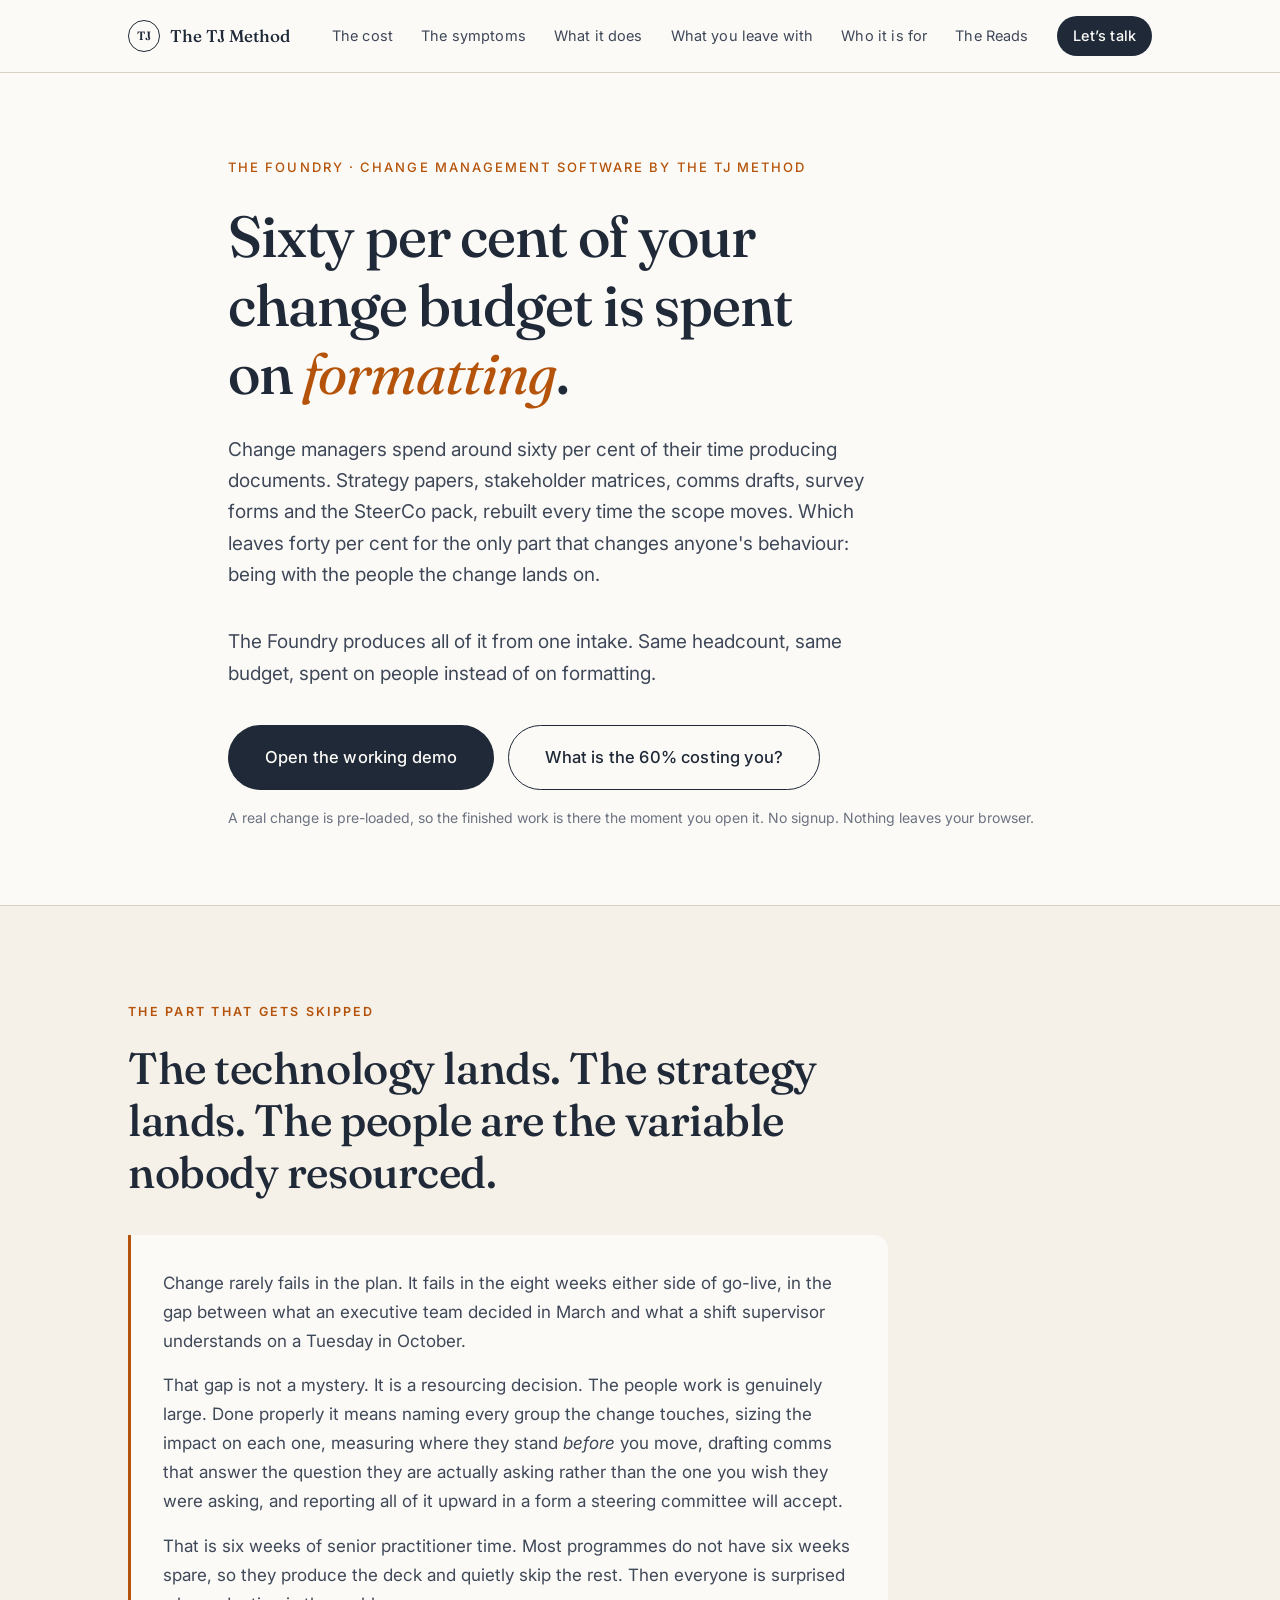
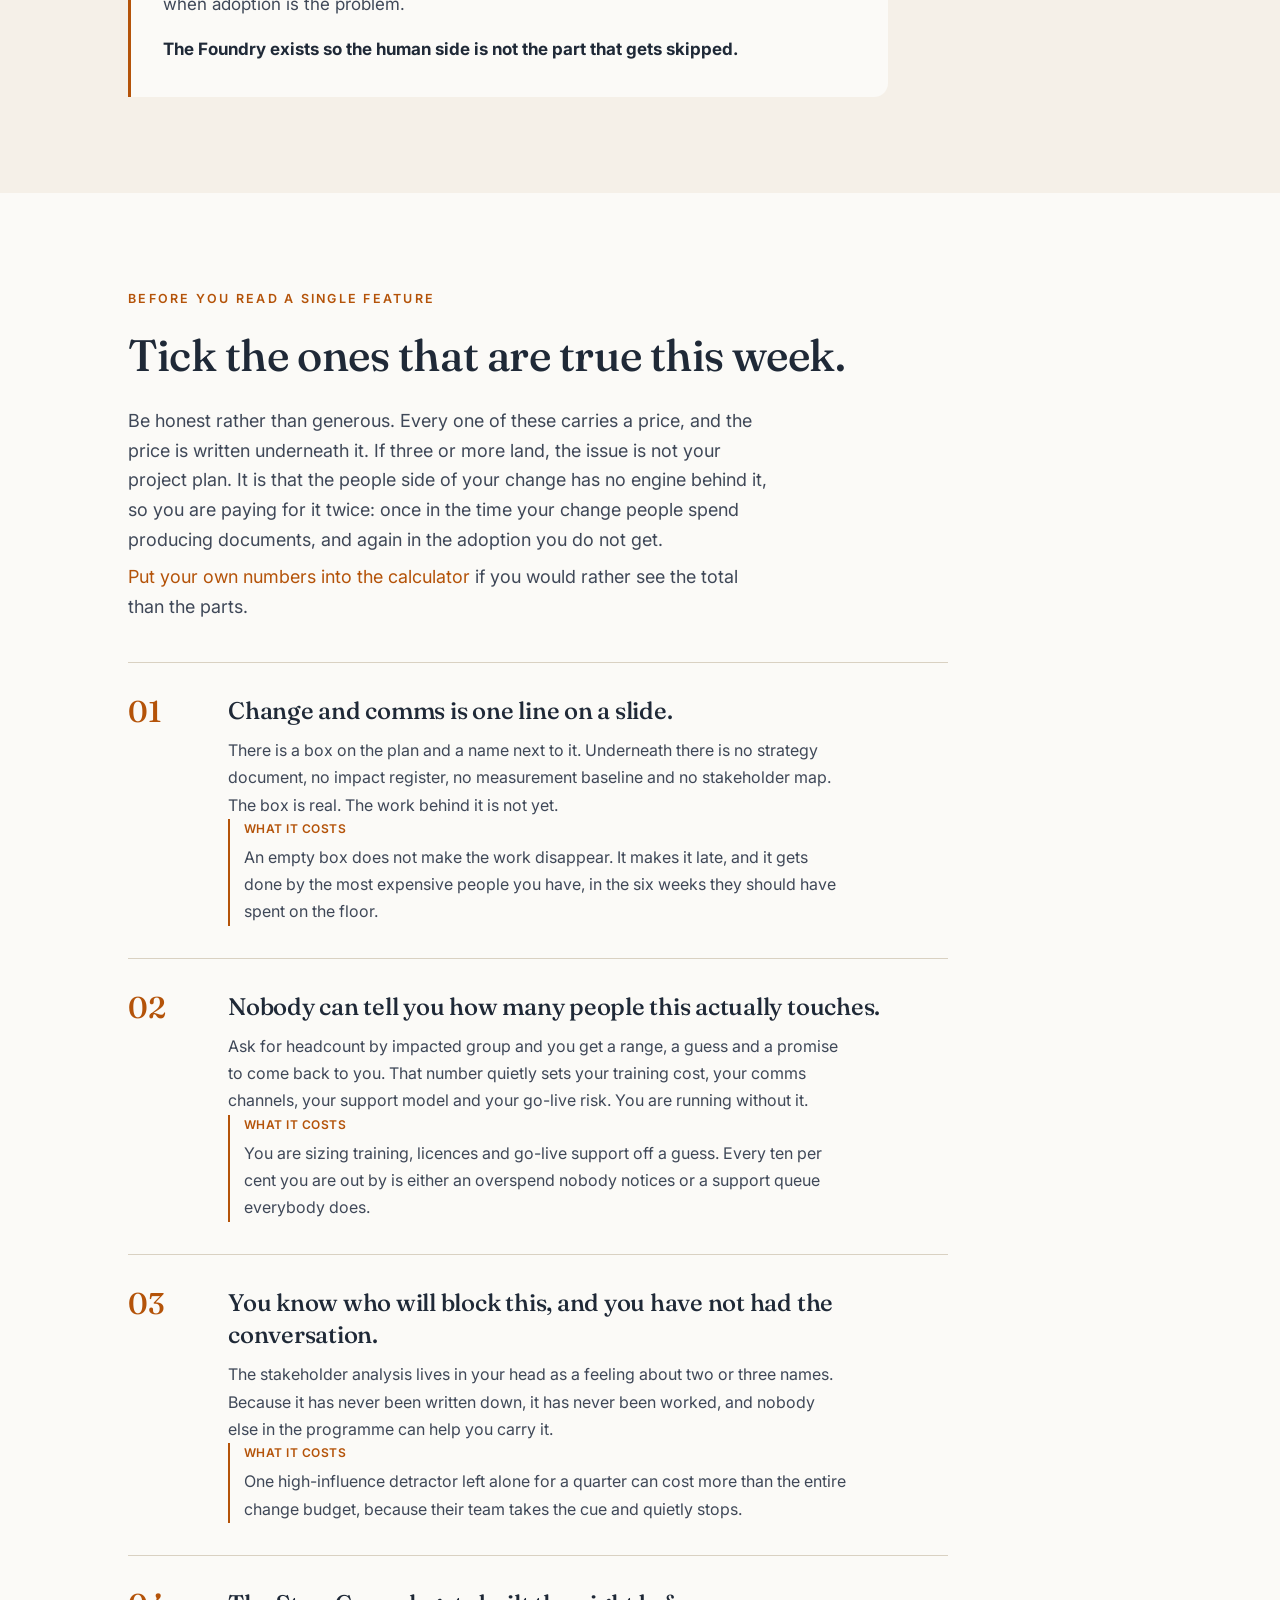
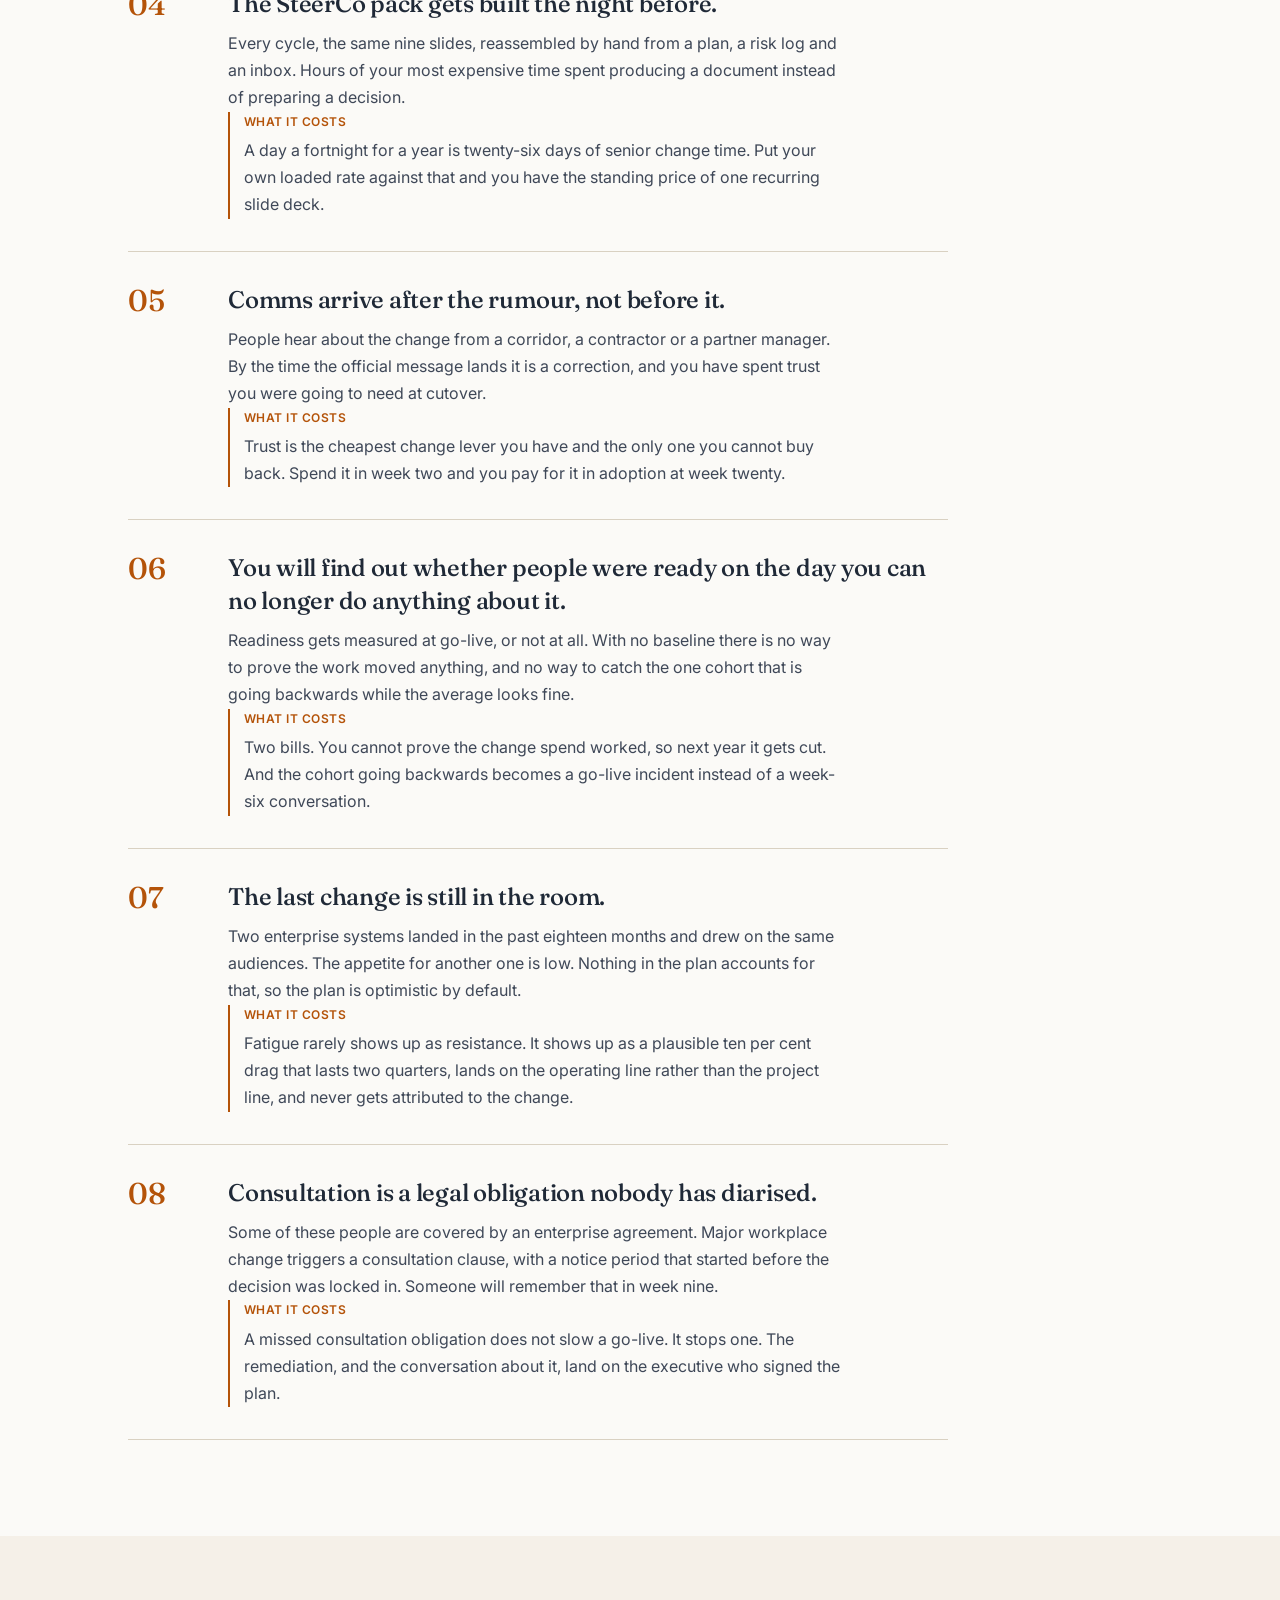
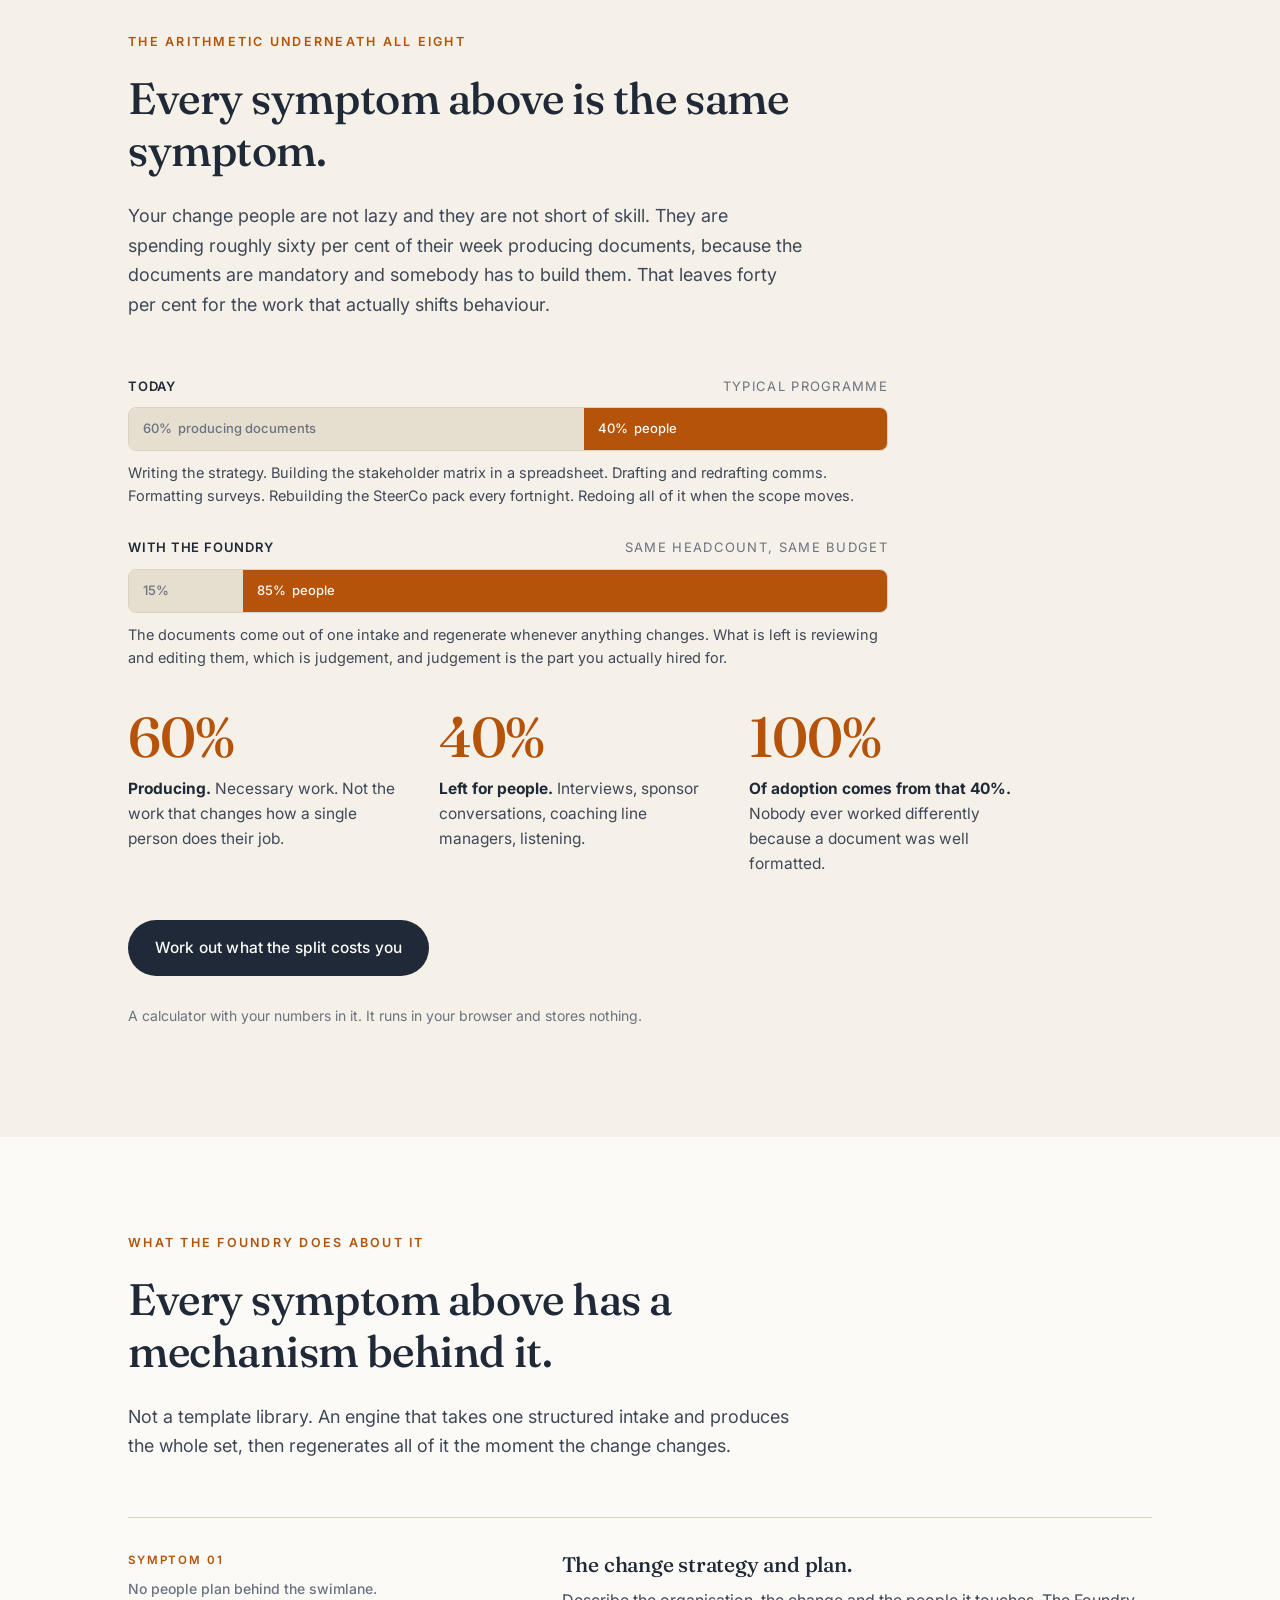
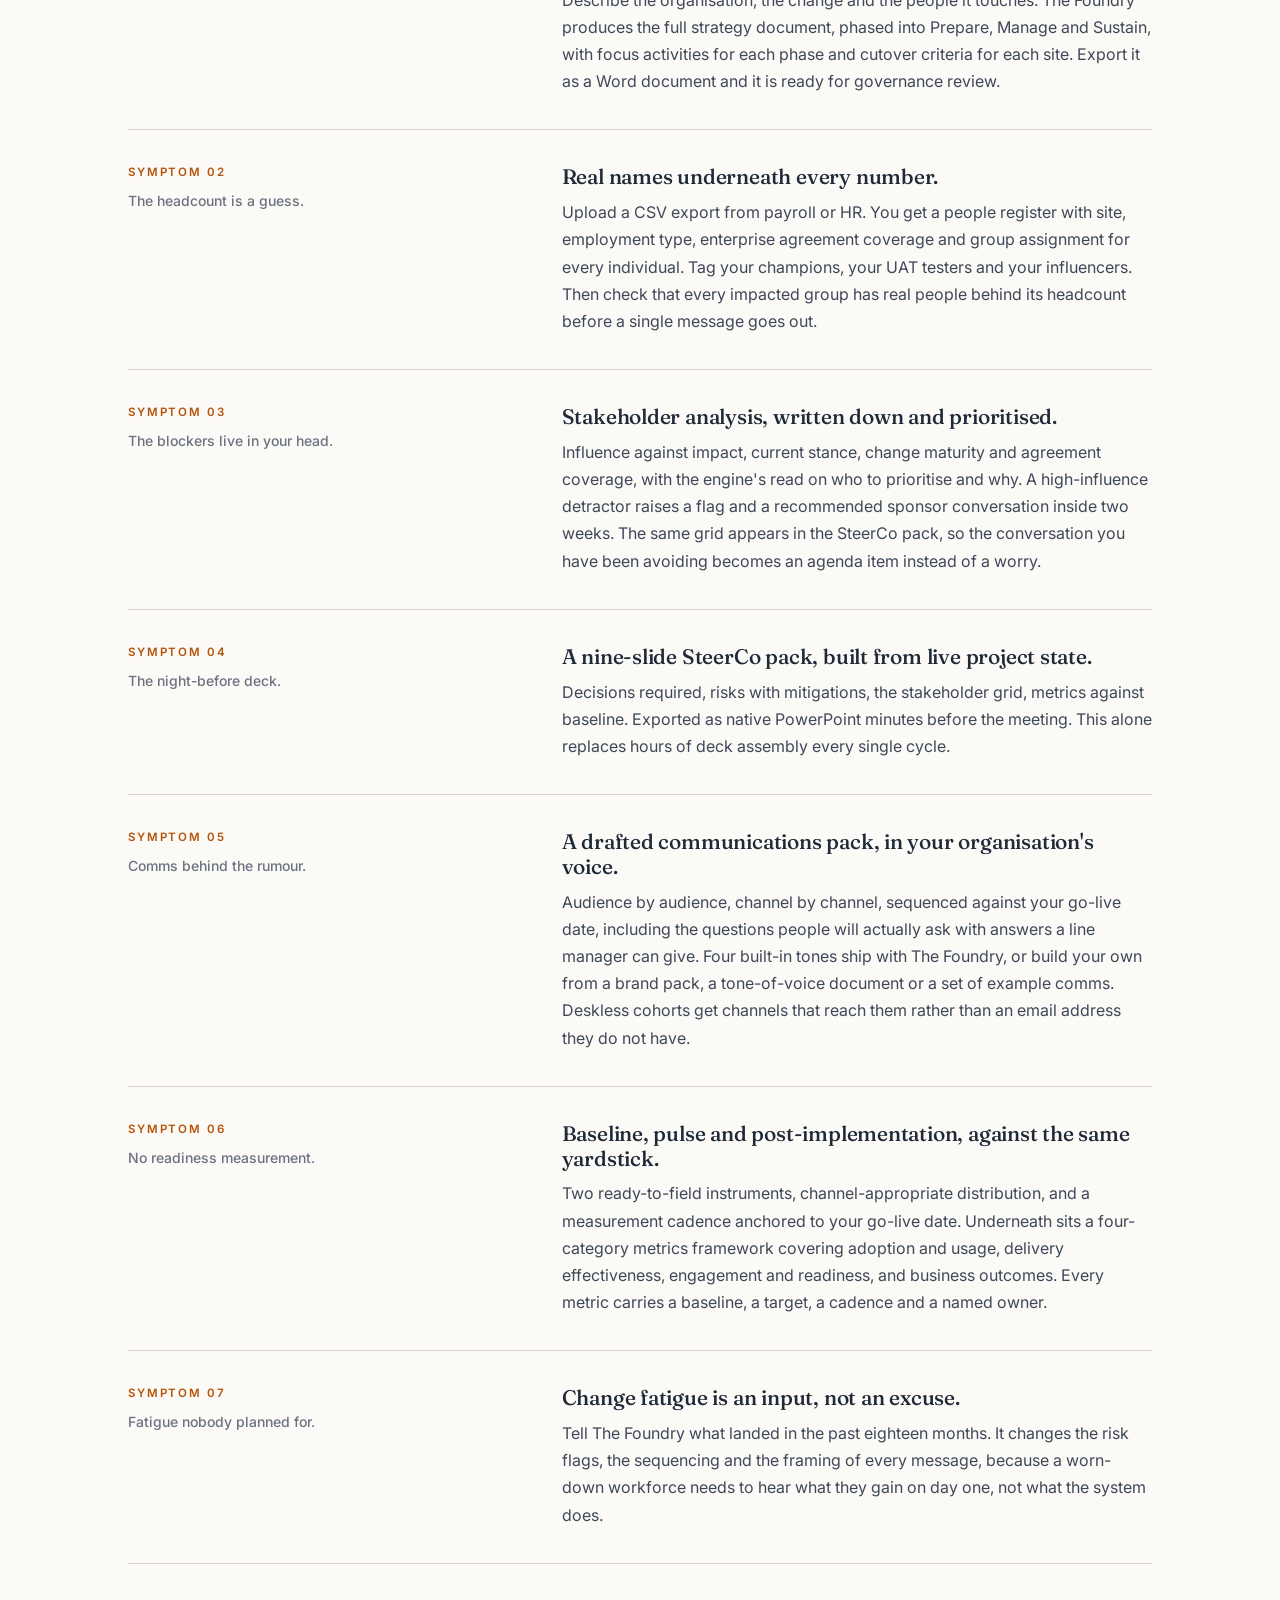
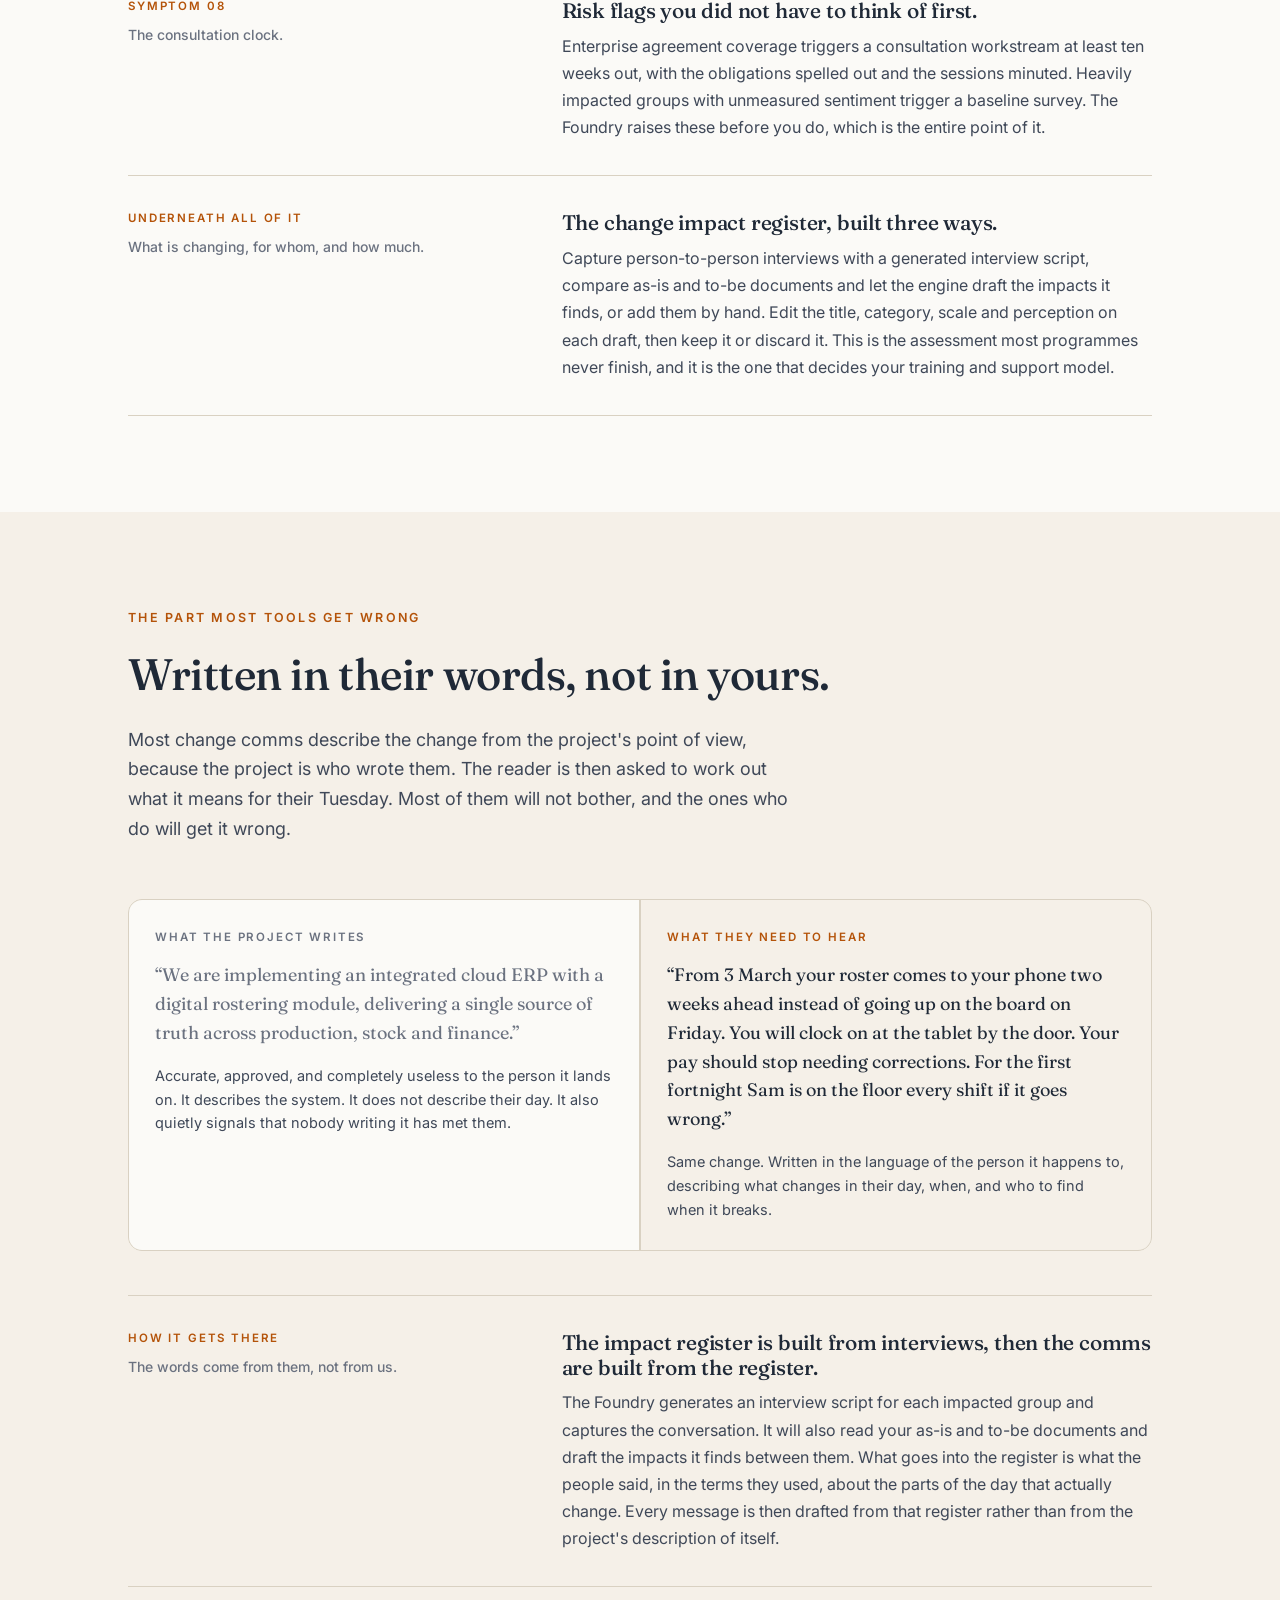
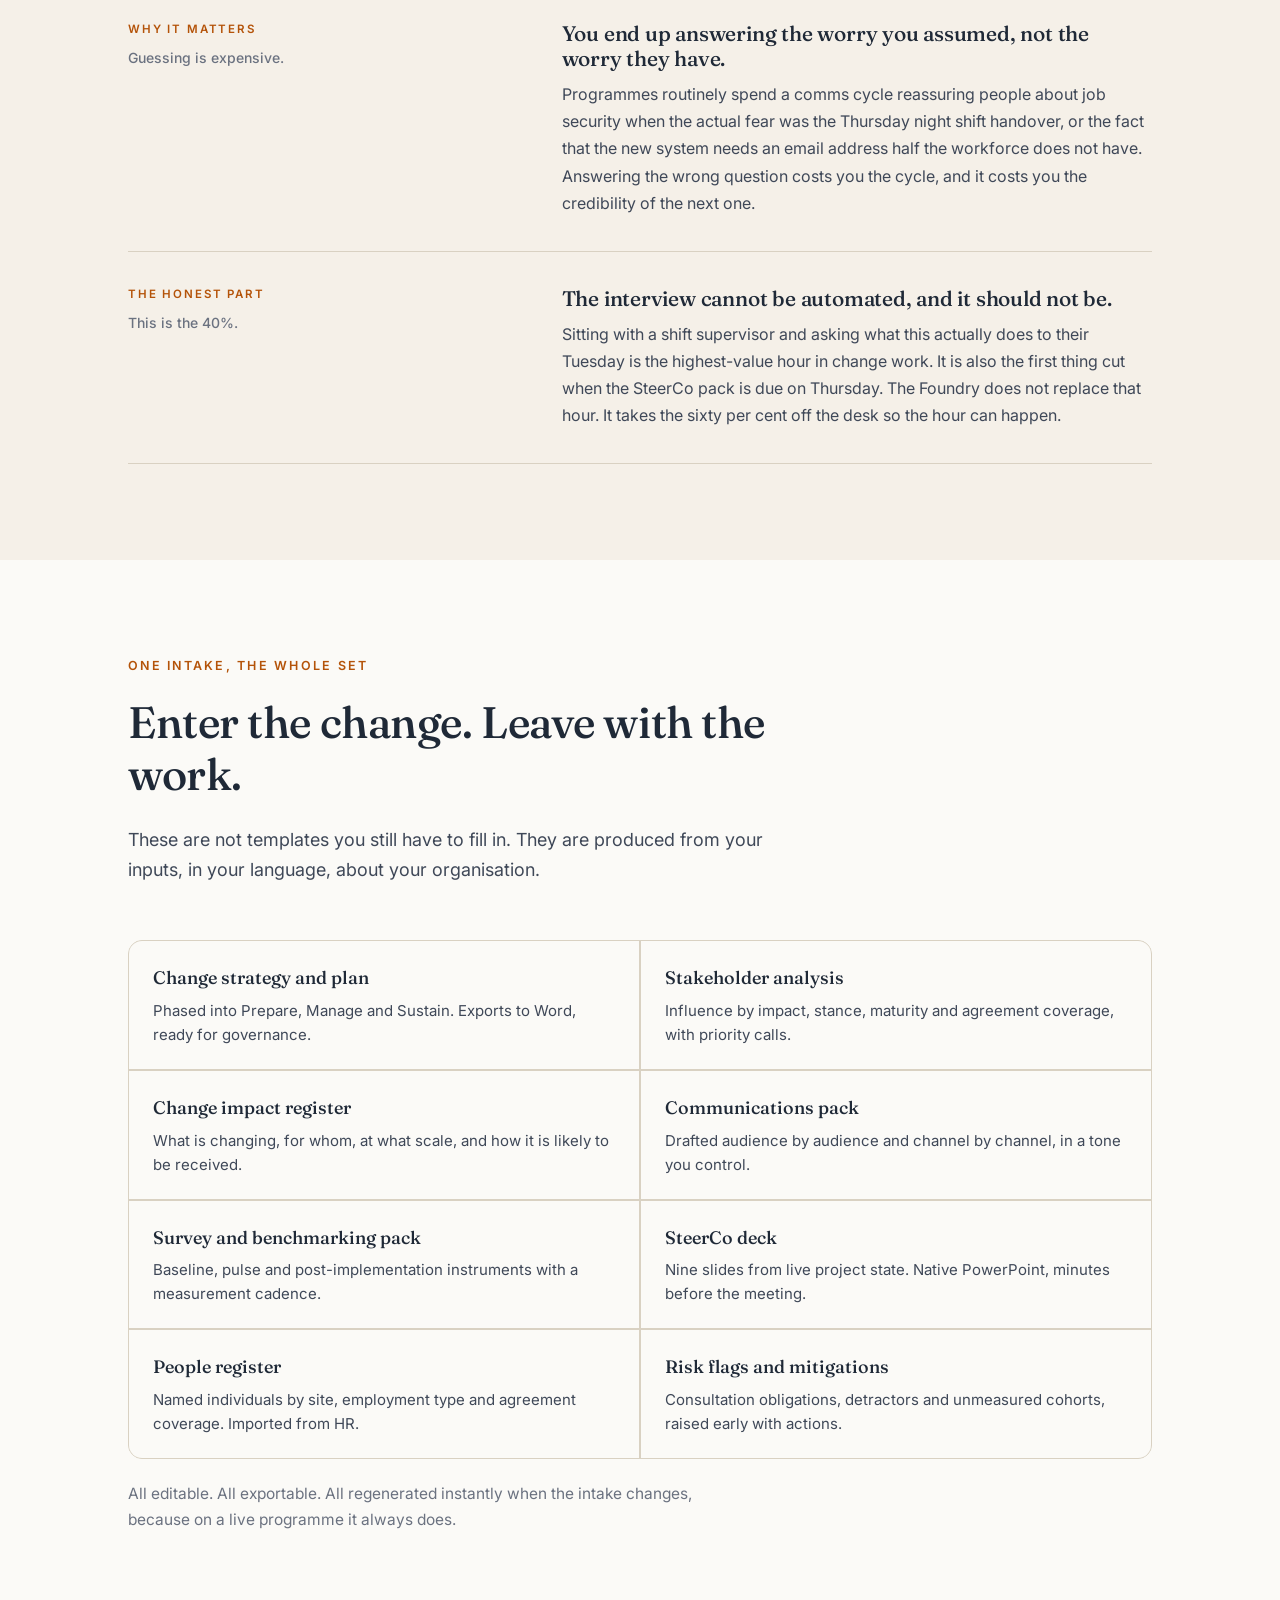
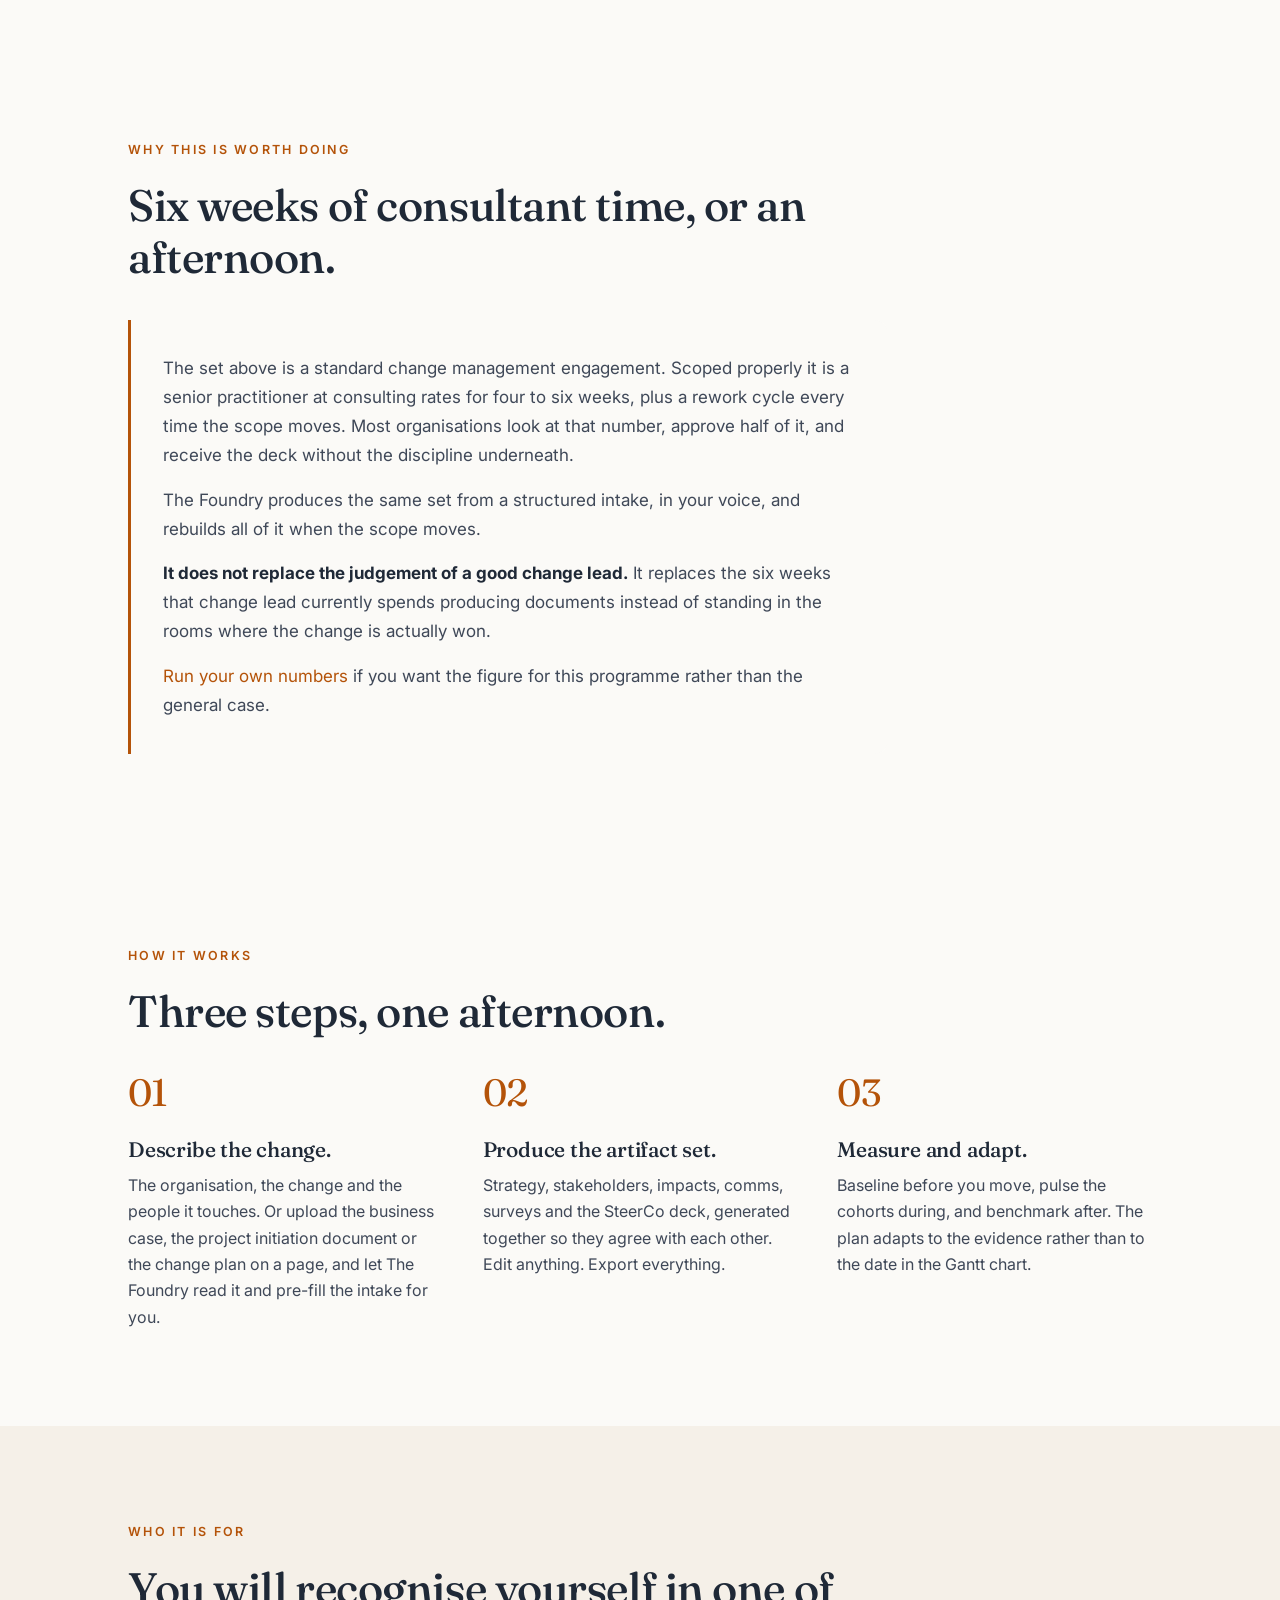
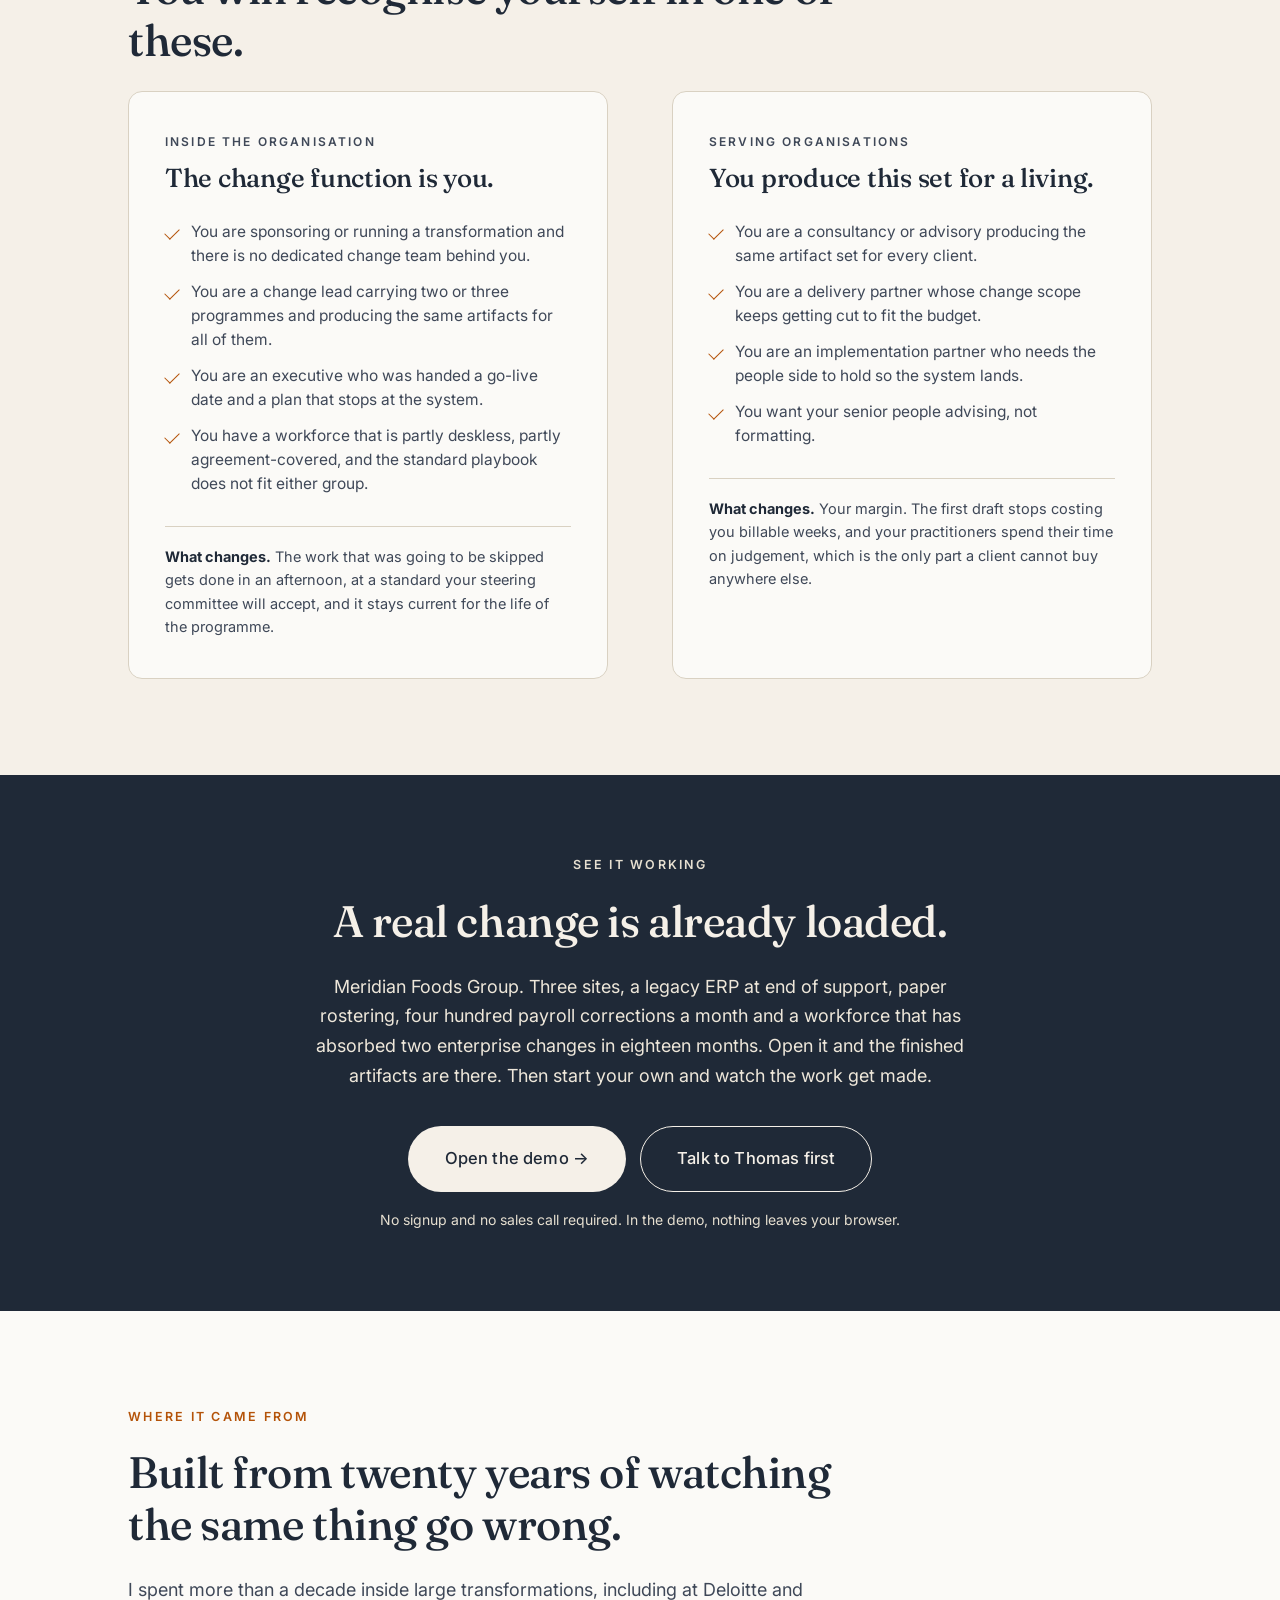
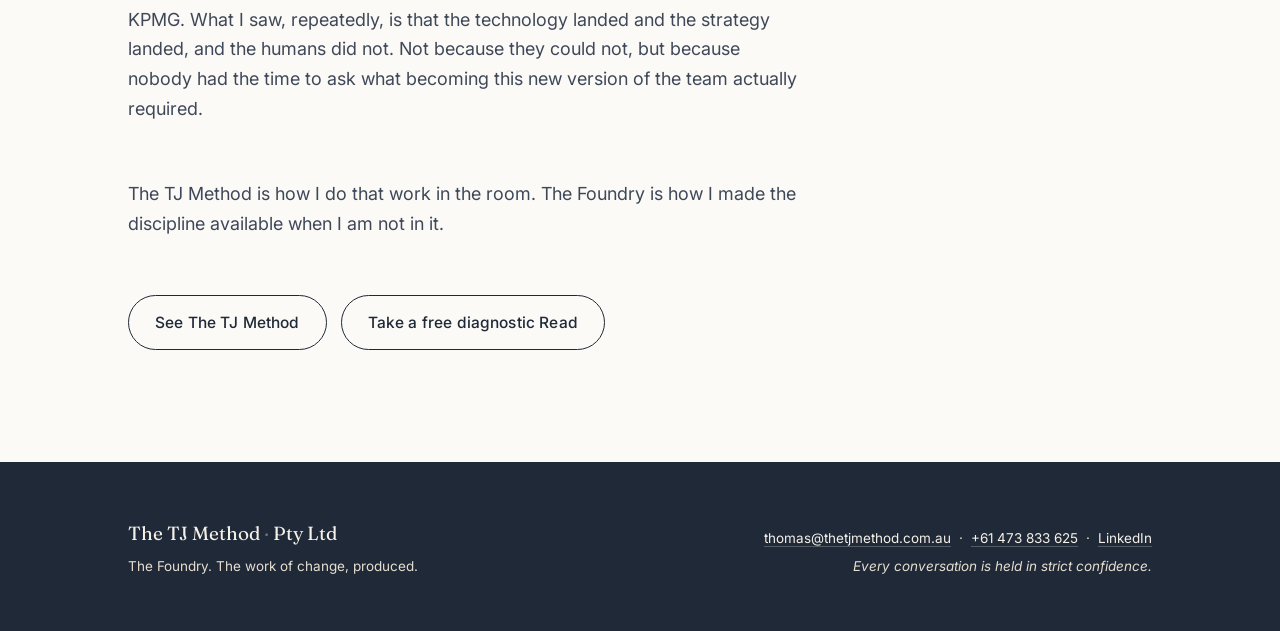
<file: the-foundry.html>
<!DOCTYPE html>
<html lang="en">
<head>
<meta charset="UTF-8" />
<meta name="viewport" content="width=device-width, initial-scale=1.0" />
<meta name="description" content="Change managers spend around sixty per cent of their time producing documents, not working with people. The Foundry produces the change strategy, stakeholder map, impact register, comms pack, surveys and SteerCo deck from one intake, so that time goes back to the people the change lands on." />
<title>The Foundry — Stop paying change people to format documents</title>
<link rel="preconnect" href="https://fonts.googleapis.com">
<link rel="preconnect" href="https://fonts.gstatic.com" crossorigin>
<link href="https://fonts.googleapis.com/css2?family=Fraunces:ital,opsz,wght@0,9..144,400;0,9..144,500;0,9..144,600;1,9..144,400&family=Inter:wght@300;400;500;600&display=swap" rel="stylesheet">
<link rel="stylesheet" href="styles.css" />
</head>
<body>

<header class="nav">
  <div class="nav-inner">
    <a class="nav-brand" href="/">
      <span class="nav-mark">TJ</span>
      <span class="nav-name">The&nbsp;TJ&nbsp;Method</span>
    </a>
    <nav class="nav-links" aria-label="Primary">
      <a href="cost.html">The cost</a>
      <a href="#symptoms">The symptoms</a>
      <a href="#mechanism">What it does</a>
      <a href="#artifacts">What you leave with</a>
      <a href="#who">Who it is for</a>
      <a href="reads.html">The Reads</a>
      <a href="/#contact" class="nav-cta">Let&rsquo;s talk</a>
    </nav>
  </div>
</header>

<main>

<!-- HERO -->
<section class="fdry-hero">
  <div class="container hero-inner">
    <p class="eyebrow">The Foundry &middot; Change management software by The TJ Method</p>
    <h1>Sixty per cent of your change budget is spent on <em>formatting</em>.</h1>
    <p class="lede">
      Change managers spend around sixty per cent of their time producing documents.
      Strategy papers, stakeholder matrices, comms drafts, survey forms and the SteerCo
      pack, rebuilt every time the scope moves. Which leaves forty per cent for the only
      part that changes anyone's behaviour: being with the people the change lands on.
    </p>
    <p class="lede">
      The Foundry produces all of it from one intake. Same headcount, same budget,
      spent on people instead of on formatting.
    </p>
    <div class="hero-cta">
      <a class="btn btn-primary btn-lg" href="foundry/">Open the working demo</a>
      <a class="btn btn-ghost btn-lg" href="cost.html">What is the 60% costing you?</a>
    </div>
    <p class="hero-note">
      A real change is pre-loaded, so the finished work is there the moment you open it.
      No signup. Nothing leaves your browser.
    </p>
  </div>
</section>

<!-- THE DEEPER PROBLEM -->
<section class="section section-cream" id="problem">
  <div class="container">
    <p class="kicker">The part that gets skipped</p>
    <h2 class="section-h">The technology lands. The strategy lands. The people are the variable nobody resourced.</h2>
    <div class="econ" style="background: var(--white);">
      <p>
        Change rarely fails in the plan. It fails in the eight weeks either side of
        go-live, in the gap between what an executive team decided in March and what
        a shift supervisor understands on a Tuesday in October.
      </p>
      <p>
        That gap is not a mystery. It is a resourcing decision. The people work is
        genuinely large. Done properly it means naming every group the change touches,
        sizing the impact on each one, measuring where they stand <em>before</em> you move,
        drafting comms that answer the question they are actually asking rather than the
        one you wish they were asking, and reporting all of it upward in a form a
        steering committee will accept.
      </p>
      <p>
        That is six weeks of senior practitioner time. Most programmes do not have six
        weeks spare, so they produce the deck and quietly skip the rest. Then everyone
        is surprised when adoption is the problem.
      </p>
      <p>
        <strong>The Foundry exists so the human side is not the part that gets skipped.</strong>
      </p>
    </div>
  </div>
</section>

<!-- SYMPTOMS -->
<section class="section" id="symptoms">
  <div class="container">
    <p class="kicker">Before you read a single feature</p>
    <h2 class="section-h">Tick the ones that are true this week.</h2>
    <p class="sympt-intro">
      Be honest rather than generous. Every one of these carries a price, and the price is
      written underneath it. If three or more land, the issue is not your project plan. It
      is that the people side of your change has no engine behind it, so you are paying
      for it twice: once in the time your change people spend producing documents, and
      again in the adoption you do not get.
    </p>
    <p class="sympt-intro">
      <a href="cost.html">Put your own numbers into the calculator</a> if you would rather
      see the total than the parts.
    </p>

    <ol class="sympt-list">

      <li class="sympt">
        <div class="sympt-num">01</div>
        <div class="sympt-body">
          <h3>Change and comms is one line on a slide.</h3>
          <p>
            There is a box on the plan and a name next to it. Underneath there is no
            strategy document, no impact register, no measurement baseline and no
            stakeholder map. The box is real. The work behind it is not yet.
          </p>
          <p class="sympt-cost"><strong>What it costs</strong>An empty box does not make the work disappear. It makes it late, and it gets done by the most expensive people you have, in the six weeks they should have spent on the floor.</p>
        </div>
      </li>

      <li class="sympt">
        <div class="sympt-num">02</div>
        <div class="sympt-body">
          <h3>Nobody can tell you how many people this actually touches.</h3>
          <p>
            Ask for headcount by impacted group and you get a range, a guess and a promise
            to come back to you. That number quietly sets your training cost, your comms
            channels, your support model and your go-live risk. You are running without it.
          </p>
          <p class="sympt-cost"><strong>What it costs</strong>You are sizing training, licences and go-live support off a guess. Every ten per cent you are out by is either an overspend nobody notices or a support queue everybody does.</p>
        </div>
      </li>

      <li class="sympt">
        <div class="sympt-num">03</div>
        <div class="sympt-body">
          <h3>You know who will block this, and you have not had the conversation.</h3>
          <p>
            The stakeholder analysis lives in your head as a feeling about two or three
            names. Because it has never been written down, it has never been worked, and
            nobody else in the programme can help you carry it.
          </p>
          <p class="sympt-cost"><strong>What it costs</strong>One high-influence detractor left alone for a quarter can cost more than the entire change budget, because their team takes the cue and quietly stops.</p>
        </div>
      </li>

      <li class="sympt">
        <div class="sympt-num">04</div>
        <div class="sympt-body">
          <h3>The SteerCo pack gets built the night before.</h3>
          <p>
            Every cycle, the same nine slides, reassembled by hand from a plan, a risk log
            and an inbox. Hours of your most expensive time spent producing a document
            instead of preparing a decision.
          </p>
          <p class="sympt-cost"><strong>What it costs</strong>A day a fortnight for a year is twenty-six days of senior change time. Put your own loaded rate against that and you have the standing price of one recurring slide deck.</p>
        </div>
      </li>

      <li class="sympt">
        <div class="sympt-num">05</div>
        <div class="sympt-body">
          <h3>Comms arrive after the rumour, not before it.</h3>
          <p>
            People hear about the change from a corridor, a contractor or a partner
            manager. By the time the official message lands it is a correction, and you
            have spent trust you were going to need at cutover.
          </p>
          <p class="sympt-cost"><strong>What it costs</strong>Trust is the cheapest change lever you have and the only one you cannot buy back. Spend it in week two and you pay for it in adoption at week twenty.</p>
        </div>
      </li>

      <li class="sympt">
        <div class="sympt-num">06</div>
        <div class="sympt-body">
          <h3>You will find out whether people were ready on the day you can no longer do anything about it.</h3>
          <p>
            Readiness gets measured at go-live, or not at all. With no baseline there is no
            way to prove the work moved anything, and no way to catch the one cohort that
            is going backwards while the average looks fine.
          </p>
          <p class="sympt-cost"><strong>What it costs</strong>Two bills. You cannot prove the change spend worked, so next year it gets cut. And the cohort going backwards becomes a go-live incident instead of a week-six conversation.</p>
        </div>
      </li>

      <li class="sympt">
        <div class="sympt-num">07</div>
        <div class="sympt-body">
          <h3>The last change is still in the room.</h3>
          <p>
            Two enterprise systems landed in the past eighteen months and drew on the same
            audiences. The appetite for another one is low. Nothing in the plan accounts
            for that, so the plan is optimistic by default.
          </p>
          <p class="sympt-cost"><strong>What it costs</strong>Fatigue rarely shows up as resistance. It shows up as a plausible ten per cent drag that lasts two quarters, lands on the operating line rather than the project line, and never gets attributed to the change.</p>
        </div>
      </li>

      <li class="sympt">
        <div class="sympt-num">08</div>
        <div class="sympt-body">
          <h3>Consultation is a legal obligation nobody has diarised.</h3>
          <p>
            Some of these people are covered by an enterprise agreement. Major workplace
            change triggers a consultation clause, with a notice period that started before
            the decision was locked in. Someone will remember that in week nine.
          </p>
          <p class="sympt-cost"><strong>What it costs</strong>A missed consultation obligation does not slow a go-live. It stops one. The remediation, and the conversation about it, land on the executive who signed the plan.</p>
        </div>
      </li>

    </ol>
  </div>
</section>

<!-- THE 60/40 SPLIT -->
<section class="section section-cream" id="split">
  <div class="container">
    <p class="kicker">The arithmetic underneath all eight</p>
    <h2 class="section-h">Every symptom above is the same symptom.</h2>
    <p class="section-lede">
      Your change people are not lazy and they are not short of skill. They are spending
      roughly sixty per cent of their week producing documents, because the documents are
      mandatory and somebody has to build them. That leaves forty per cent for the work
      that actually shifts behaviour.
    </p>

    <div class="split">
      <div class="split-row">
        <div class="split-lbl"><b>Today</b><span>Typical programme</span></div>
        <div class="split-bar">
          <div class="split-seg split-waste" style="width:60%">60% &nbsp;producing documents</div>
          <div class="split-seg split-people" style="width:40%">40% &nbsp;people</div>
        </div>
        <p class="split-cap">
          Writing the strategy. Building the stakeholder matrix in a spreadsheet. Drafting
          and redrafting comms. Formatting surveys. Rebuilding the SteerCo pack every
          fortnight. Redoing all of it when the scope moves.
        </p>
      </div>
      <div class="split-row">
        <div class="split-lbl"><b>With The Foundry</b><span>Same headcount, same budget</span></div>
        <div class="split-bar">
          <div class="split-seg split-waste" style="width:15%">15%</div>
          <div class="split-seg split-people" style="width:85%">85% &nbsp;people</div>
        </div>
        <p class="split-cap">
          The documents come out of one intake and regenerate whenever anything changes.
          What is left is reviewing and editing them, which is judgement, and judgement is
          the part you actually hired for.
        </p>
      </div>
    </div>

    <div class="cost-stats">
      <div class="cost-stat">
        <span class="cost-num">60%</span>
        <p><strong>Producing.</strong> Necessary work. Not the work that changes how a single person does their job.</p>
      </div>
      <div class="cost-stat">
        <span class="cost-num">40%</span>
        <p><strong>Left for people.</strong> Interviews, sponsor conversations, coaching line managers, listening.</p>
      </div>
      <div class="cost-stat">
        <span class="cost-num">100%</span>
        <p><strong>Of adoption comes from that 40%.</strong> Nobody ever worked differently because a document was well formatted.</p>
      </div>
    </div>

    <div class="hero-cta" style="margin-top:44px;">
      <a class="btn btn-primary" href="cost.html">Work out what the split costs you</a>
    </div>
    <p class="fdry-band-note">
      A calculator with your numbers in it. It runs in your browser and stores nothing.
    </p>
  </div>
</section>

<!-- SYMPTOM TO MECHANISM -->
<section class="section" id="mechanism">
  <div class="container">
    <p class="kicker">What The Foundry does about it</p>
    <h2 class="section-h">Every symptom above has a mechanism behind it.</h2>
    <p class="section-lede">
      Not a template library. An engine that takes one structured intake and produces the
      whole set, then regenerates all of it the moment the change changes.
    </p>

    <div class="fixes">

      <article class="fix">
        <p class="fix-sym"><span>Symptom 01</span>No people plan behind the swimlane.</p>
        <div class="fix-body">
          <h3>The change strategy and plan.</h3>
          <p>
            Describe the organisation, the change and the people it touches. The Foundry
            produces the full strategy document, phased into Prepare, Manage and Sustain,
            with focus activities for each phase and cutover criteria for each site.
            Export it as a Word document and it is ready for governance review.
          </p>
        </div>
      </article>

      <article class="fix">
        <p class="fix-sym"><span>Symptom 02</span>The headcount is a guess.</p>
        <div class="fix-body">
          <h3>Real names underneath every number.</h3>
          <p>
            Upload a CSV export from payroll or HR. You get a people register with site,
            employment type, enterprise agreement coverage and group assignment for every
            individual. Tag your champions, your UAT testers and your influencers. Then
            check that every impacted group has real people behind its headcount before a
            single message goes out.
          </p>
        </div>
      </article>

      <article class="fix">
        <p class="fix-sym"><span>Symptom 03</span>The blockers live in your head.</p>
        <div class="fix-body">
          <h3>Stakeholder analysis, written down and prioritised.</h3>
          <p>
            Influence against impact, current stance, change maturity and agreement
            coverage, with the engine's read on who to prioritise and why. A high-influence
            detractor raises a flag and a recommended sponsor conversation inside two weeks.
            The same grid appears in the SteerCo pack, so the conversation you have been
            avoiding becomes an agenda item instead of a worry.
          </p>
        </div>
      </article>

      <article class="fix">
        <p class="fix-sym"><span>Symptom 04</span>The night-before deck.</p>
        <div class="fix-body">
          <h3>A nine-slide SteerCo pack, built from live project state.</h3>
          <p>
            Decisions required, risks with mitigations, the stakeholder grid, metrics
            against baseline. Exported as native PowerPoint minutes before the meeting.
            This alone replaces hours of deck assembly every single cycle.
          </p>
        </div>
      </article>

      <article class="fix">
        <p class="fix-sym"><span>Symptom 05</span>Comms behind the rumour.</p>
        <div class="fix-body">
          <h3>A drafted communications pack, in your organisation's voice.</h3>
          <p>
            Audience by audience, channel by channel, sequenced against your go-live date,
            including the questions people will actually ask with answers a line manager
            can give. Four built-in tones ship with The Foundry, or build your own from a
            brand pack, a tone-of-voice document or a set of example comms. Deskless
            cohorts get channels that reach them rather than an email address they do not have.
          </p>
        </div>
      </article>

      <article class="fix">
        <p class="fix-sym"><span>Symptom 06</span>No readiness measurement.</p>
        <div class="fix-body">
          <h3>Baseline, pulse and post-implementation, against the same yardstick.</h3>
          <p>
            Two ready-to-field instruments, channel-appropriate distribution, and a
            measurement cadence anchored to your go-live date. Underneath sits a
            four-category metrics framework covering adoption and usage, delivery
            effectiveness, engagement and readiness, and business outcomes. Every metric
            carries a baseline, a target, a cadence and a named owner.
          </p>
        </div>
      </article>

      <article class="fix">
        <p class="fix-sym"><span>Symptom 07</span>Fatigue nobody planned for.</p>
        <div class="fix-body">
          <h3>Change fatigue is an input, not an excuse.</h3>
          <p>
            Tell The Foundry what landed in the past eighteen months. It changes the risk
            flags, the sequencing and the framing of every message, because a worn-down
            workforce needs to hear what they gain on day one, not what the system does.
          </p>
        </div>
      </article>

      <article class="fix">
        <p class="fix-sym"><span>Symptom 08</span>The consultation clock.</p>
        <div class="fix-body">
          <h3>Risk flags you did not have to think of first.</h3>
          <p>
            Enterprise agreement coverage triggers a consultation workstream at least ten
            weeks out, with the obligations spelled out and the sessions minuted.
            Heavily impacted groups with unmeasured sentiment trigger a baseline survey.
            The Foundry raises these before you do, which is the entire point of it.
          </p>
        </div>
      </article>

      <article class="fix">
        <p class="fix-sym"><span>Underneath all of it</span>What is changing, for whom, and how much.</p>
        <div class="fix-body">
          <h3>The change impact register, built three ways.</h3>
          <p>
            Capture person-to-person interviews with a generated interview script, compare
            as-is and to-be documents and let the engine draft the impacts it finds, or
            add them by hand. Edit the title, category, scale and perception on each draft,
            then keep it or discard it. This is the assessment most programmes never
            finish, and it is the one that decides your training and support model.
          </p>
        </div>
      </article>

    </div>
  </div>
</section>

<!-- IN THEIR WORDS -->
<section class="section section-cream" id="words">
  <div class="container">
    <p class="kicker">The part most tools get wrong</p>
    <h2 class="section-h">Written in their words, not in yours.</h2>
    <p class="section-lede">
      Most change comms describe the change from the project's point of view, because the
      project is who wrote them. The reader is then asked to work out what it means for
      their Tuesday. Most of them will not bother, and the ones who do will get it wrong.
    </p>

    <div class="words">
      <div class="words-col">
        <p class="words-tag">What the project writes</p>
        <p class="words-quote">
          &ldquo;We are implementing an integrated cloud ERP with a digital rostering module,
          delivering a single source of truth across production, stock and finance.&rdquo;
        </p>
        <p class="words-read">
          Accurate, approved, and completely useless to the person it lands on. It
          describes the system. It does not describe their day. It also quietly signals
          that nobody writing it has met them.
        </p>
      </div>
      <div class="words-col is-theirs">
        <p class="words-tag">What they need to hear</p>
        <p class="words-quote">
          &ldquo;From 3 March your roster comes to your phone two weeks ahead instead of going
          up on the board on Friday. You will clock on at the tablet by the door. Your pay
          should stop needing corrections. For the first fortnight Sam is on the floor
          every shift if it goes wrong.&rdquo;
        </p>
        <p class="words-read">
          Same change. Written in the language of the person it happens to, describing
          what changes in their day, when, and who to find when it breaks.
        </p>
      </div>
    </div>

    <div class="fixes" style="margin-top:44px;">
      <article class="fix">
        <p class="fix-sym"><span>How it gets there</span>The words come from them, not from us.</p>
        <div class="fix-body">
          <h3>The impact register is built from interviews, then the comms are built from the register.</h3>
          <p>
            The Foundry generates an interview script for each impacted group and captures
            the conversation. It will also read your as-is and to-be documents and draft
            the impacts it finds between them. What goes into the register is what the
            people said, in the terms they used, about the parts of the day that actually
            change. Every message is then drafted from that register rather than from the
            project's description of itself.
          </p>
        </div>
      </article>
      <article class="fix">
        <p class="fix-sym"><span>Why it matters</span>Guessing is expensive.</p>
        <div class="fix-body">
          <h3>You end up answering the worry you assumed, not the worry they have.</h3>
          <p>
            Programmes routinely spend a comms cycle reassuring people about job security
            when the actual fear was the Thursday night shift handover, or the fact that
            the new system needs an email address half the workforce does not have.
            Answering the wrong question costs you the cycle, and it costs you the
            credibility of the next one.
          </p>
        </div>
      </article>
      <article class="fix">
        <p class="fix-sym"><span>The honest part</span>This is the 40%.</p>
        <div class="fix-body">
          <h3>The interview cannot be automated, and it should not be.</h3>
          <p>
            Sitting with a shift supervisor and asking what this actually does to their
            Tuesday is the highest-value hour in change work. It is also the first thing
            cut when the SteerCo pack is due on Thursday. The Foundry does not replace that
            hour. It takes the sixty per cent off the desk so the hour can happen.
          </p>
        </div>
      </article>
    </div>
  </div>
</section>

<!-- WHAT YOU LEAVE WITH -->
<section class="section" id="artifacts">
  <div class="container">
    <p class="kicker">One intake, the whole set</p>
    <h2 class="section-h">Enter the change. Leave with the work.</h2>
    <p class="section-lede">
      These are not templates you still have to fill in. They are produced from your
      inputs, in your language, about your organisation.
    </p>

    <ul class="deliv">
      <li><strong>Change strategy and plan</strong><span>Phased into Prepare, Manage and Sustain. Exports to Word, ready for governance.</span></li>
      <li><strong>Stakeholder analysis</strong><span>Influence by impact, stance, maturity and agreement coverage, with priority calls.</span></li>
      <li><strong>Change impact register</strong><span>What is changing, for whom, at what scale, and how it is likely to be received.</span></li>
      <li><strong>Communications pack</strong><span>Drafted audience by audience and channel by channel, in a tone you control.</span></li>
      <li><strong>Survey and benchmarking pack</strong><span>Baseline, pulse and post-implementation instruments with a measurement cadence.</span></li>
      <li><strong>SteerCo deck</strong><span>Nine slides from live project state. Native PowerPoint, minutes before the meeting.</span></li>
      <li><strong>People register</strong><span>Named individuals by site, employment type and agreement coverage. Imported from HR.</span></li>
      <li><strong>Risk flags and mitigations</strong><span>Consultation obligations, detractors and unmeasured cohorts, raised early with actions.</span></li>
    </ul>

    <p class="deliv-foot">
      All editable. All exportable. All regenerated instantly when the intake changes,
      because on a live programme it always does.
    </p>
  </div>
</section>

<!-- ECONOMICS -->
<section class="section" id="value">
  <div class="container">
    <p class="kicker">Why this is worth doing</p>
    <h2 class="section-h">Six weeks of consultant time, or an afternoon.</h2>
    <div class="econ">
      <p>
        The set above is a standard change management engagement. Scoped properly it is a
        senior practitioner at consulting rates for four to six weeks, plus a rework cycle
        every time the scope moves. Most organisations look at that number, approve half
        of it, and receive the deck without the discipline underneath.
      </p>
      <p>
        The Foundry produces the same set from a structured intake, in your voice, and
        rebuilds all of it when the scope moves.
      </p>
      <p>
        <strong>It does not replace the judgement of a good change lead.</strong> It replaces
        the six weeks that change lead currently spends producing documents instead of
        standing in the rooms where the change is actually won.
      </p>
      <p>
        <a href="cost.html">Run your own numbers</a> if you want the figure for this
        programme rather than the general case.
      </p>
    </div>
  </div>
</section>

<!-- HOW IT WORKS -->
<section class="section" id="how">
  <div class="container">
    <p class="kicker">How it works</p>
    <h2 class="section-h">Three steps, one afternoon.</h2>
    <div class="grid grid-3">
      <article class="numbered">
        <span class="num">01</span>
        <h3>Describe the change.</h3>
        <p>
          The organisation, the change and the people it touches. Or upload the business
          case, the project initiation document or the change plan on a page, and let The
          Foundry read it and pre-fill the intake for you.
        </p>
      </article>
      <article class="numbered">
        <span class="num">02</span>
        <h3>Produce the artifact set.</h3>
        <p>
          Strategy, stakeholders, impacts, comms, surveys and the SteerCo deck, generated
          together so they agree with each other. Edit anything. Export everything.
        </p>
      </article>
      <article class="numbered">
        <span class="num">03</span>
        <h3>Measure and adapt.</h3>
        <p>
          Baseline before you move, pulse the cohorts during, and benchmark after. The
          plan adapts to the evidence rather than to the date in the Gantt chart.
        </p>
      </article>
    </div>
  </div>
</section>

<!-- WHO IT IS FOR -->
<section class="section section-cream" id="who">
  <div class="container">
    <p class="kicker">Who it is for</p>
    <h2 class="section-h">You will recognise yourself in one of these.</h2>
    <div class="grid grid-2 grid-lg">

      <article class="path">
        <p class="path-tag">Inside the organisation</p>
        <h3>The change function is you.</h3>
        <ul class="checks">
          <li>You are sponsoring or running a transformation and there is no dedicated change team behind you.</li>
          <li>You are a change lead carrying two or three programmes and producing the same artifacts for all of them.</li>
          <li>You are an executive who was handed a go-live date and a plan that stops at the system.</li>
          <li>You have a workforce that is partly deskless, partly agreement-covered, and the standard playbook does not fit either group.</li>
        </ul>
        <p class="path-shape">
          <strong>What changes.</strong> The work that was going to be skipped gets done in
          an afternoon, at a standard your steering committee will accept, and it stays
          current for the life of the programme.
        </p>
      </article>

      <article class="path">
        <p class="path-tag">Serving organisations</p>
        <h3>You produce this set for a living.</h3>
        <ul class="checks">
          <li>You are a consultancy or advisory producing the same artifact set for every client.</li>
          <li>You are a delivery partner whose change scope keeps getting cut to fit the budget.</li>
          <li>You are an implementation partner who needs the people side to hold so the system lands.</li>
          <li>You want your senior people advising, not formatting.</li>
        </ul>
        <p class="path-shape">
          <strong>What changes.</strong> Your margin. The first draft stops costing you
          billable weeks, and your practitioners spend their time on judgement, which is
          the only part a client cannot buy anywhere else.
        </p>
      </article>

    </div>
  </div>
</section>

<!-- CTA -->
<section class="section diag-teaser">
  <div class="container diag-inner">
    <p class="kicker">See it working</p>
    <h2 class="section-h">A real change is already loaded.</h2>
    <p class="section-lede">
      Meridian Foods Group. Three sites, a legacy ERP at end of support, paper rostering,
      four hundred payroll corrections a month and a workforce that has absorbed two
      enterprise changes in eighteen months. Open it and the finished artifacts are there.
      Then start your own and watch the work get made.
    </p>
    <div class="hero-cta" style="justify-content:center;">
      <a class="btn btn-primary btn-lg" href="foundry/">Open the demo &rarr;</a>
      <a class="btn btn-ghost btn-lg" href="/#contact" style="border-color: var(--cream); color: var(--cream);">Talk to Thomas first</a>
    </div>
    <p class="hero-note" style="color: var(--cream-3);">
      No signup and no sales call required. In the demo, nothing leaves your browser.
    </p>
  </div>
</section>

<!-- BRIDGE BACK TO THE METHOD -->
<section class="section" id="method-bridge">
  <div class="container">
    <p class="kicker">Where it came from</p>
    <h2 class="section-h">Built from twenty years of watching the same thing go wrong.</h2>
    <p class="section-lede">
      I spent more than a decade inside large transformations, including at Deloitte and
      KPMG. What I saw, repeatedly, is that the technology landed and the strategy landed,
      and the humans did not. Not because they could not, but because nobody had the time
      to ask what becoming this new version of the team actually required.
    </p>
    <p class="section-lede">
      The TJ Method is how I do that work in the room. The Foundry is how I made the
      discipline available when I am not in it.
    </p>
    <div class="hero-cta">
      <a class="btn btn-ghost" href="/">See The TJ Method</a>
      <a class="btn btn-ghost" href="reads.html">Take a free diagnostic Read</a>
    </div>
  </div>
</section>

</main>

<footer class="footer">
  <div class="container footer-inner">
    <div class="foot-left">
      <p class="foot-brand">The TJ Method <span class="foot-sep">&middot;</span> Pty Ltd</p>
      <p class="foot-small">The Foundry. The work of change, produced.</p>
    </div>
    <div class="foot-right">
      <p class="foot-small">
        <a href="mailto:thomas@thetjmethod.com.au">thomas@thetjmethod.com.au</a>
        &nbsp;&middot;&nbsp;
        <a href="tel:+61473833625">+61 473 833 625</a>
        &nbsp;&middot;&nbsp;
        <a href="https://www.linkedin.com/in/thomasjoffe" target="_blank" rel="noopener">LinkedIn</a>
      </p>
      <p class="foot-small foot-confidential">
        Every conversation is held in strict confidence.
      </p>
    </div>
  </div>
</footer>

</body>
</html>
</file>
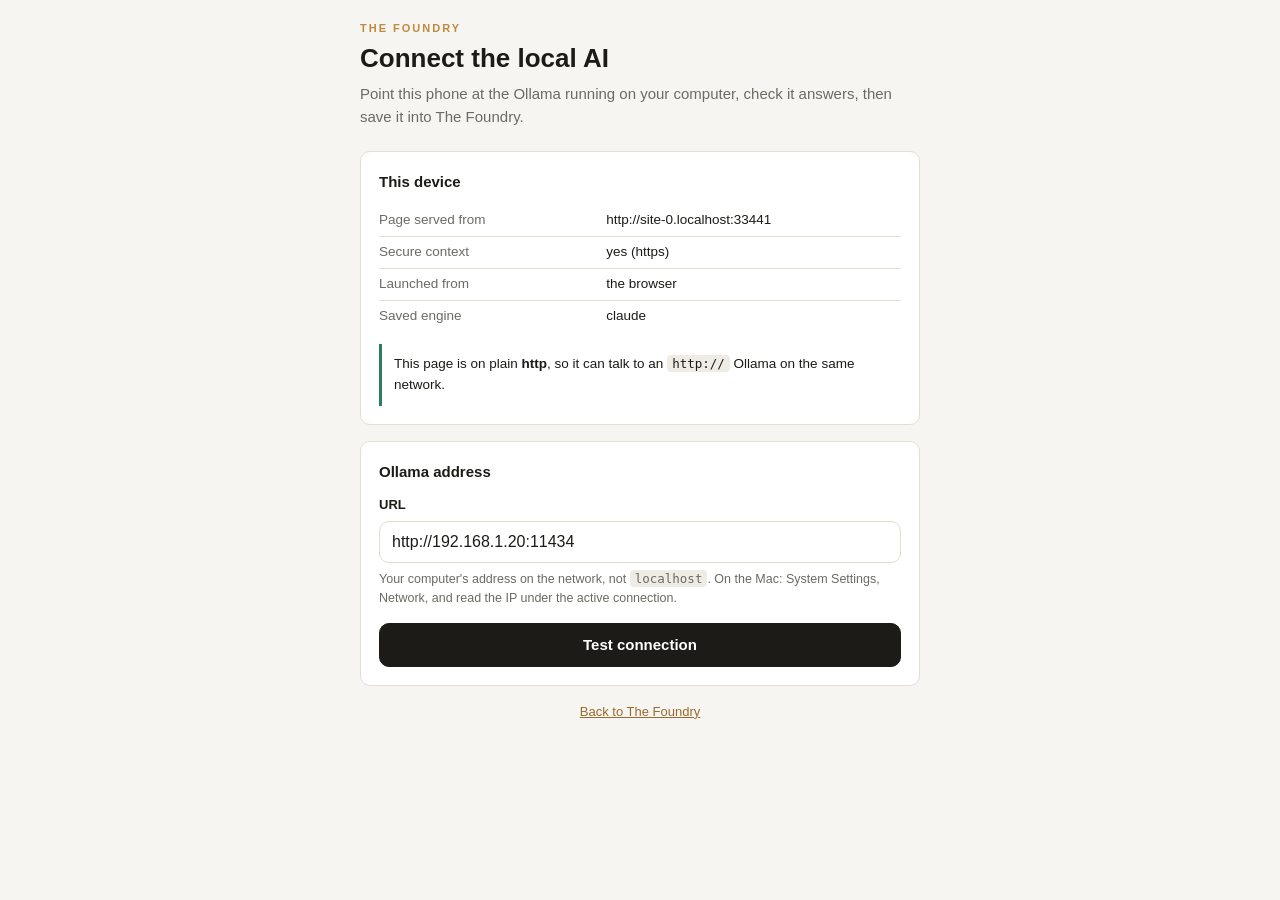
<file: foundry/connect.html>
<!doctype html>
<html lang="en">
  <head>
    <meta charset="UTF-8" />
    <meta name="viewport" content="width=device-width, initial-scale=1.0, viewport-fit=cover" />
    <title>Connect the local AI · The Foundry</title>
    <meta name="theme-color" content="#1c1b17" />
    <meta name="apple-mobile-web-app-capable" content="yes" />
    <meta name="apple-mobile-web-app-status-bar-style" content="black-translucent" />
    <link rel="apple-touch-icon" href="./icons/apple-touch-icon.png" />
    <style>
      :root {
        --ink: #1c1b17; --paper: #f7f5f1; --card: #fff; --line: #e3ddd2;
        --copper: #c08a3e; --copper-dark: #9a6b2e; --slate: #6b6a63;
        --green: #2e7d5b; --red: #a63d2f; --amber: #b8860b; --radius: 10px;
        --sans: -apple-system, "Segoe UI", Roboto, Helvetica, Arial, sans-serif;
      }
      * { box-sizing: border-box; margin: 0; padding: 0; }
      body {
        font-family: var(--sans); background: var(--paper); color: var(--ink);
        font-size: 15px; line-height: 1.55; -webkit-font-smoothing: antialiased;
        padding: calc(20px + env(safe-area-inset-top)) calc(16px + env(safe-area-inset-right))
                 calc(40px + env(safe-area-inset-bottom)) calc(16px + env(safe-area-inset-left));
      }
      .wrap { max-width: 560px; margin: 0 auto; }
      .kicker { font-size: 11px; letter-spacing: 2px; text-transform: uppercase; color: var(--copper); font-weight: 600; }
      h1 { font-size: 26px; line-height: 1.2; margin: 6px 0 8px; }
      .sub { color: var(--slate); margin-bottom: 22px; }
      .card { background: var(--card); border: 1px solid var(--line); border-radius: var(--radius); padding: 18px; margin-bottom: 16px; }
      .card h2 { font-size: 15px; margin-bottom: 12px; }
      label { display: block; font-weight: 600; font-size: 13px; margin-bottom: 6px; }
      input, select {
        width: 100%; font-family: inherit; font-size: 16px; padding: 11px 12px;
        border: 1px solid var(--line); border-radius: var(--radius); background: #fff; color: var(--ink);
      }
      input:focus, select:focus { outline: none; border-color: var(--copper); }
      .help { font-size: 12.5px; color: var(--slate); margin-top: 6px; }
      .field { margin-bottom: 14px; }
      .row { display: flex; gap: 10px; flex-wrap: wrap; }
      .btn {
        flex: 1 1 150px; min-height: 44px; display: inline-flex; align-items: center; justify-content: center;
        font-family: inherit; font-size: 15px; font-weight: 600; cursor: pointer;
        border-radius: var(--radius); border: 1px solid var(--line); background: #fff; color: var(--ink);
        padding: 0 16px; text-decoration: none;
      }
      .btn.primary { background: var(--ink); border-color: var(--ink); color: #fff; }
      .btn.copper { background: var(--copper-dark); border-color: var(--copper-dark); color: #fff; }
      .btn[disabled] { opacity: .5; cursor: default; }
      .note { border-left: 3px solid var(--line); padding: 10px 0 10px 12px; font-size: 13.5px; color: var(--slate); margin-top: 12px; }
      .note.warn { border-left-color: var(--amber); color: var(--ink); }
      .note.bad { border-left-color: var(--red); color: var(--ink); }
      .note.good { border-left-color: var(--green); color: var(--ink); }
      .note b { font-weight: 600; }
      code {
        font-family: ui-monospace, SFMono-Regular, Menlo, monospace; font-size: 12.5px;
        background: #efece5; padding: 1px 5px; border-radius: 4px; word-break: break-all;
      }
      pre { background: var(--ink); color: #e8e4da; padding: 12px; border-radius: var(--radius); overflow-x: auto; font-size: 12.5px; margin-top: 8px; }
      .facts { list-style: none; font-size: 13.5px; }
      .facts li { display: flex; gap: 8px; padding: 5px 0; border-bottom: 1px solid var(--line); }
      .facts li:last-child { border-bottom: 0; }
      .facts span:first-child { color: var(--slate); flex: 0 0 42%; }
      .facts span:last-child { flex: 1; word-break: break-all; }
      .foot { text-align: center; font-size: 13px; color: var(--slate); margin-top: 8px; }
      .foot a { color: var(--copper-dark); }
    </style>
  </head>
  <body>
    <div class="wrap">
      <div class="kicker">The Foundry</div>
      <h1>Connect the local AI</h1>
      <p class="sub">
        Point this phone at the Ollama running on your computer, check it answers,
        then save it into The Foundry.
      </p>

      <div class="card">
        <h2>This device</h2>
        <ul class="facts" id="facts"></ul>
        <div id="secure-note"></div>
      </div>

      <div class="card">
        <h2>Ollama address</h2>
        <div class="field">
          <label for="url">URL</label>
          <input id="url" type="url" inputmode="url" autocapitalize="off" autocorrect="off"
                 spellcheck="false" placeholder="http://192.168.1.20:11434" />
          <div class="help">
            Your computer's address on the network, not <code>localhost</code>.
            On the Mac: System Settings, Network, and read the IP under the active connection.
          </div>
        </div>
        <div class="row">
          <button class="btn primary" id="test" type="button">Test connection</button>
        </div>
        <div id="result"></div>
      </div>

      <div class="card" id="model-card" hidden>
        <h2>Model</h2>
        <div class="field">
          <label for="model">Use this model</label>
          <select id="model"></select>
        </div>
        <div class="row">
          <button class="btn copper" id="save" type="button">Save into The Foundry</button>
          <a class="btn" href="./index.html">Open The Foundry</a>
        </div>
        <div id="saved"></div>
      </div>

      <p class="foot"><a href="./index.html">Back to The Foundry</a></p>
    </div>

    <script>
      (function () {
        'use strict';

        var KEY = 'foundry.settings.v1';
        var DEFAULTS = {
          provider: 'claude', apiKey: '', model: 'claude-opus-4-8',
          ollamaUrl: 'http://localhost:11434', ollamaModel: ''
        };

        function read() {
          try {
            var raw = localStorage.getItem(KEY);
            return raw ? Object.assign({}, DEFAULTS, JSON.parse(raw)) : Object.assign({}, DEFAULTS);
          } catch (e) {
            return Object.assign({}, DEFAULTS);
          }
        }

        function write(patch) {
          var next = Object.assign(read(), patch);
          localStorage.setItem(KEY, JSON.stringify(next));
          return next;
        }

        var $ = function (id) { return document.getElementById(id); };
        var settings = read();

        // --- what this device can see -------------------------------------
        var standalone = window.matchMedia('(display-mode: standalone)').matches ||
                         window.navigator.standalone === true;
        $('facts').innerHTML = [
          ['Page served from', location.origin],
          ['Secure context', window.isSecureContext ? 'yes (https)' : 'no (plain http)'],
          ['Launched from', standalone ? 'home screen' : 'the browser'],
          ['Saved engine', settings.provider]
        ].map(function (r) {
          return '<li><span>' + r[0] + '</span><span>' + r[1] + '</span></li>';
        }).join('');

        // An https page cannot call a plain-http address. Say so up front
        // rather than letting the test fail with a blank network error.
        if (location.protocol === 'https:') {
          $('secure-note').innerHTML =
            '<div class="note warn">This page is on <b>https</b>. Safari blocks it from calling a ' +
            'plain <code>http://</code> address, so a LAN Ollama will not answer from here. ' +
            'Either open The Foundry over http on your network, or put Ollama behind https ' +
            '(Tailscale does this in a couple of commands). Both are written up in ' +
            '<code>IPHONE.md</code>.</div>';
        } else {
          $('secure-note').innerHTML =
            '<div class="note good">This page is on plain <b>http</b>, so it can talk to an ' +
            '<code>http://</code> Ollama on the same network.</div>';
        }

        // Seed the field: a saved LAN address wins, otherwise guess from the
        // host serving this page, since Ollama usually runs on that machine.
        var seed = settings.ollamaUrl;
        if (!seed || /localhost|127\.0\.0\.1/.test(seed)) {
          seed = location.hostname && !/localhost|127\.0\.0\.1/.test(location.hostname)
            ? location.protocol + '//' + location.hostname + ':11434'
            : 'http://192.168.1.20:11434';
        }
        $('url').value = seed;

        function normalise(value) {
          var v = (value || '').trim().replace(/\/+$/, '');
          if (!v) return '';
          if (!/^https?:\/\//i.test(v)) v = 'http://' + v;
          if (!/:\d+$/.test(v.replace(/^https?:\/\//i, ''))) v += ':11434';
          return v;
        }

        function show(el, cls, html) { el.innerHTML = '<div class="note ' + cls + '">' + html + '</div>'; }

        var models = [];

        $('test').addEventListener('click', function () {
          var url = normalise($('url').value);
          if (!url) { show($('result'), 'bad', 'Enter an address first.'); return; }
          $('url').value = url;
          $('test').disabled = true;
          show($('result'), '', 'Testing ' + url + ' …');

          var timer = new AbortController();
          var bail = setTimeout(function () { timer.abort(); }, 8000);

          fetch(url + '/api/tags', { signal: timer.signal })
            .then(function (res) {
              if (!res.ok) throw new Error('Ollama answered with HTTP ' + res.status);
              return res.json();
            })
            .then(function (data) {
              models = (data && data.models) || [];
              if (!models.length) {
                show($('result'), 'warn',
                  'Connected, but Ollama has no models yet. On your computer run ' +
                  '<code>ollama pull llama3.1</code> and test again.');
                $('model-card').hidden = true;
                return;
              }
              show($('result'), 'good',
                'Connected. ' + models.length + ' model' + (models.length === 1 ? '' : 's') + ' available.');
              $('model').innerHTML = models.map(function (m) {
                return '<option value="' + m.name + '">' + m.name + '</option>';
              }).join('');
              if (settings.ollamaModel && models.some(function (m) { return m.name === settings.ollamaModel; })) {
                $('model').value = settings.ollamaModel;
              }
              $('model-card').hidden = false;
            })
            .catch(function (err) {
              var why = err && err.name === 'AbortError'
                ? 'Nothing answered within 8 seconds.'
                : 'Could not reach it (' + (err && err.message ? err.message : 'network error') + ').';
              show($('result'), 'bad',
                why + ' The usual causes, in order:' +
                '<br><br><b>1. Ollama is only listening to itself.</b> Restart it so it listens on the network ' +
                'and allows this page:' +
                '<pre>OLLAMA_HOST=0.0.0.0 \\\n  OLLAMA_ORIGINS=' + location.origin + ' \\\n  ollama serve</pre>' +
                '<b>2. Wrong address.</b> It must be the computer\'s IP on your network, not localhost.' +
                '<br><br><b>3. Different networks.</b> The phone and the computer have to be on the same Wi-Fi.' +
                (location.protocol === 'https:'
                  ? '<br><br><b>4. Mixed content.</b> This page is on https and cannot call http at all.'
                  : ''));
              $('model-card').hidden = true;
            })
            .then(function () { clearTimeout(bail); $('test').disabled = false; });
        });

        $('save').addEventListener('click', function () {
          var next = write({
            provider: 'ollama',
            ollamaUrl: normalise($('url').value),
            ollamaModel: $('model').value
          });
          settings = next;
          show($('saved'), 'good',
            'Saved. The Foundry will draft with <b>' + next.ollamaModel + '</b> on <code>' +
            next.ollamaUrl + '</code>.');
        });
      })();
    </script>
  </body>
</html>
</file>
<file: styles.css>
/* ===========================================================
   The TJ Method — calm clarity for leaders in transition.
   Palette: warm cream + slate + burnt sienna accent.
   =========================================================== */

:root {
  --cream:      #F5F0E8;
  --cream-2:    #EEE7DA;
  --cream-3:    #E6DFD0;
  --ink:        #1F2937;
  --ink-soft:   #3F4858;
  --ink-quiet:  #6B7280;
  --line:       #D9D1C2;
  --accent:     #B45309;
  --accent-2:   #8A3E07;
  --white:      #FBFAF7;
  --max:        1080px;
  --max-narrow: 760px;
  --r:          14px;
  --r-sm:       8px;
  --t:          0.25s cubic-bezier(.4,0,.2,1);
}

*, *::before, *::after { box-sizing: border-box; }

/* HTML `hidden` attribute should always hide, even when an element has
   a custom display value (flex / grid). Without this, .read-card and
   .progress quietly ignore .hidden = true. */
[hidden] { display: none !important; }

html { scroll-behavior: smooth; }

body {
  margin: 0;
  font-family: 'Inter', -apple-system, BlinkMacSystemFont, 'Segoe UI', Roboto, sans-serif;
  font-weight: 400;
  font-size: 17px;
  line-height: 1.65;
  color: var(--ink);
  background: var(--white);
  -webkit-font-smoothing: antialiased;
  text-rendering: optimizeLegibility;
}

img { max-width: 100%; display: block; }

a {
  color: var(--accent);
  text-decoration: none;
  transition: color var(--t);
}
a:hover { color: var(--accent-2); }

h1, h2, h3, h4 {
  font-family: 'Fraunces', Georgia, serif;
  font-weight: 500;
  color: var(--ink);
  margin: 0 0 0.6em;
  letter-spacing: -0.01em;
  line-height: 1.18;
}
h1 em, h2 em, h3 em { font-style: italic; font-weight: 400; color: var(--accent); }

p { margin: 0 0 1em; }

/* container */
.container {
  width: 100%;
  max-width: var(--max);
  margin: 0 auto;
  padding: 0 28px;
}

/* ----- NAV ----- */
.nav {
  position: sticky;
  top: 0;
  z-index: 50;
  background: rgba(251,250,247,0.92);
  backdrop-filter: saturate(180%) blur(8px);
  border-bottom: 1px solid var(--line);
}
.nav-inner {
  max-width: var(--max);
  margin: 0 auto;
  padding: 16px 28px;
  display: flex;
  align-items: center;
  justify-content: space-between;
  gap: 24px;
}
.nav-brand {
  display: flex; align-items: center; gap: 10px;
  color: var(--ink); font-family: 'Fraunces', serif;
}
.nav-brand:hover { color: var(--ink); }
.nav-mark {
  width: 32px; height: 32px;
  border: 1.5px solid var(--ink);
  border-radius: 50%;
  display: inline-flex; align-items: center; justify-content: center;
  font-size: 12px; font-weight: 600; letter-spacing: 0.04em;
}
.nav-name { font-size: 17px; font-weight: 500; }

.nav-links {
  display: flex; align-items: center; gap: 28px;
}
.nav-links a {
  color: var(--ink-soft);
  font-size: 14.5px;
  letter-spacing: 0.01em;
}
.nav-links a:hover { color: var(--ink); }
.nav-cta {
  background: var(--ink);
  color: var(--white) !important;
  padding: 8px 16px;
  border-radius: 999px;
  font-weight: 500;
}
.nav-cta:hover { background: var(--accent-2); color: var(--white) !important; }

@media (max-width: 720px) {
  .nav-links { gap: 14px; }
  .nav-links a:not(.nav-cta) { display: none; }
}

/* ----- BUTTONS ----- */
.btn {
  display: inline-block;
  font-family: inherit;
  font-size: 15.5px;
  font-weight: 500;
  letter-spacing: 0.01em;
  padding: 14px 26px;
  border-radius: 999px;
  border: 1.5px solid transparent;
  cursor: pointer;
  transition: all var(--t);
  text-align: center;
}
.btn-primary {
  background: var(--ink);
  color: var(--white);
}
.btn-primary:hover {
  background: var(--accent);
  color: var(--white);
}
.btn-ghost {
  background: transparent;
  color: var(--ink);
  border-color: var(--ink);
}
.btn-ghost:hover {
  background: var(--ink);
  color: var(--white);
}
.btn-lg {
  padding: 18px 36px;
  font-size: 16.5px;
}

/* ----- HERO ----- */
.hero {
  padding: 88px 0 96px;
  background: var(--white);
  border-bottom: 1px solid var(--line);
}
.hero-inner { max-width: 880px; }
.eyebrow {
  font-size: 13px;
  font-weight: 500;
  letter-spacing: 0.16em;
  text-transform: uppercase;
  color: var(--accent);
  margin: 0 0 24px;
}
.hero h1 {
  font-size: clamp(38px, 6.2vw, 64px);
  font-weight: 500;
  letter-spacing: -0.02em;
  margin-bottom: 28px;
}
.lede {
  font-size: 19px;
  line-height: 1.65;
  color: var(--ink-soft);
  max-width: 640px;
  margin-bottom: 36px;
}
.hero-cta {
  display: flex; flex-wrap: wrap;
  gap: 14px;
  margin-bottom: 16px;
}
.hero-note {
  color: var(--ink-quiet);
  font-size: 14px;
  margin: 0;
}

/* ----- SECTIONS ----- */
.section { padding: 96px 0; }
.section-cream { background: var(--cream); }

.kicker {
  font-size: 12.5px;
  letter-spacing: 0.18em;
  text-transform: uppercase;
  color: var(--accent);
  font-weight: 600;
  margin: 0 0 20px;
}
.kicker-quiet { color: var(--ink-quiet); }
.section-h {
  font-size: clamp(28px, 4.2vw, 44px);
  max-width: 720px;
  margin-bottom: 24px;
}
.section-lede {
  font-size: 18px;
  color: var(--ink-soft);
  max-width: 680px;
  margin-bottom: 56px;
}

/* ----- GRIDS ----- */
.grid { display: grid; gap: 40px; }
.grid-2 { grid-template-columns: 1fr; }
.grid-3 { grid-template-columns: 1fr; }
@media (min-width: 760px) {
  .grid-2 { grid-template-columns: 1fr 1fr; gap: 56px; }
  .grid-3 { grid-template-columns: repeat(3, 1fr); }
}
.grid-lg { gap: 64px; }

/* ----- PROBLEM NUMBERED ----- */
.numbered .num {
  font-family: 'Fraunces', serif;
  font-size: 38px;
  color: var(--accent);
  display: block;
  margin-bottom: 12px;
  letter-spacing: -0.02em;
}
.numbered h3 {
  font-size: 21px;
  margin-bottom: 10px;
}
.numbered p {
  color: var(--ink-soft);
  font-size: 16px;
  line-height: 1.65;
  margin: 0;
}

/* ----- 5 CEES ----- */
.cees {
  display: grid;
  gap: 20px;
  grid-template-columns: 1fr;
  margin-bottom: 80px;
}
@media (min-width: 720px) { .cees { grid-template-columns: repeat(2, 1fr); } }
@media (min-width: 1000px) { .cees { grid-template-columns: repeat(5, 1fr); gap: 16px; } }

.cee {
  background: var(--cream);
  border: 1px solid var(--line);
  border-radius: var(--r);
  padding: 28px 22px 26px;
  transition: transform var(--t), box-shadow var(--t);
}
.cee:hover {
  transform: translateY(-3px);
  box-shadow: 0 10px 30px -10px rgba(31,41,55,0.15);
}
.cee-letter {
  display: inline-flex;
  align-items: center; justify-content: center;
  width: 38px; height: 38px;
  border: 1.5px solid var(--accent);
  color: var(--accent);
  border-radius: 50%;
  font-family: 'Fraunces', serif;
  font-size: 18px;
  font-weight: 600;
  margin-bottom: 16px;
}
.cee h3 { font-size: 19px; margin-bottom: 8px; }
.cee p { color: var(--ink-soft); font-size: 14.5px; line-height: 1.55; margin: 0; }

/* ----- DOUBLE DIAMOND ----- */
.dd {
  border-top: 1px solid var(--line);
  padding-top: 56px;
}
.dd-h { font-size: clamp(22px, 3vw, 30px); margin-bottom: 24px; max-width: 600px; }
.dd-list {
  list-style: none;
  padding: 0; margin: 0;
  counter-reset: ddc;
  display: grid;
  gap: 20px;
}
@media (min-width: 720px) {
  .dd-list { grid-template-columns: repeat(2, 1fr); gap: 20px; }
}
@media (min-width: 1000px) {
  .dd-list { grid-template-columns: repeat(7, 1fr); gap: 14px; }
  .dd-list li { padding: 20px 16px; font-size: 14px; }
  .dd-list strong { font-size: 16px; }
}
.dd-list li {
  position: relative;
  counter-increment: ddc;
  padding: 22px 22px 22px 22px;
  background: var(--cream);
  border-radius: var(--r);
  font-size: 15px;
  color: var(--ink-soft);
  line-height: 1.6;
}
.dd-list li::before {
  content: "0" counter(ddc);
  display: block;
  font-family: 'Fraunces', serif;
  color: var(--accent);
  font-size: 14px;
  letter-spacing: 0.08em;
  margin-bottom: 10px;
}
.dd-list strong { color: var(--ink); display: block; font-size: 17px; font-weight: 600; margin-bottom: 4px; font-family: 'Fraunces', serif; }

/* ----- PATHS ----- */
.path {
  background: var(--white);
  border: 1px solid var(--line);
  border-radius: var(--r);
  padding: 40px 36px;
}
.path-tag {
  font-size: 12px;
  letter-spacing: 0.18em;
  text-transform: uppercase;
  color: var(--accent);
  margin: 0 0 12px;
  font-weight: 600;
}
.path h3 { font-size: 26px; margin-bottom: 16px; }
.path > p { color: var(--ink-soft); }
.checks {
  list-style: none;
  padding: 0;
  margin: 20px 0 24px;
}
.checks li {
  position: relative;
  padding: 6px 0 6px 26px;
  color: var(--ink-soft);
  font-size: 15.5px;
  line-height: 1.55;
}
.checks li::before {
  content: "";
  position: absolute;
  left: 0; top: 14px;
  width: 14px; height: 8px;
  border-left: 1.8px solid var(--accent);
  border-bottom: 1.8px solid var(--accent);
  transform: rotate(-45deg);
}
.path-shape {
  border-top: 1px solid var(--line);
  padding-top: 18px;
  font-size: 14.5px;
  color: var(--ink-soft);
  line-height: 1.6;
  margin: 0;
}
.path-shape strong { color: var(--ink); }

/* ----- DIAGNOSTIC TEASER ----- */
.diag-teaser { background: var(--ink); color: var(--cream); padding: 80px 0; }
.diag-teaser .kicker { color: var(--cream-3); }
.diag-teaser .section-h { color: var(--cream); }
.diag-teaser .section-lede { color: var(--cream-2); }
.diag-teaser em { color: var(--cream); }
.diag-teaser .btn-primary {
  background: var(--cream);
  color: var(--ink);
}
.diag-teaser .btn-primary:hover { background: var(--accent); color: var(--cream); }
.diag-inner { text-align: center; max-width: 720px; }
.diag-inner .section-lede { margin-left: auto; margin-right: auto; margin-bottom: 36px; }

/* ----- PRINCIPLES (homepage) ----- */
.section-principles {
  background: var(--white);
  border-top: 1px solid var(--line);
  border-bottom: 1px solid var(--line);
}
.principles {
  display: grid;
  grid-template-columns: 1fr;
  gap: 28px;
  margin-top: 32px;
}
@media (min-width: 820px) {
  .principles { grid-template-columns: repeat(3, 1fr); gap: 32px; }
}
.principle {
  background: var(--cream);
  border: 1px solid var(--line);
  border-radius: var(--r);
  padding: 32px 28px 28px;
  position: relative;
  transition: transform var(--t), box-shadow var(--t);
}
.principle:hover {
  transform: translateY(-2px);
  box-shadow: 0 14px 30px -16px rgba(31,41,55,0.16);
}
.principle-tag {
  font-size: 11.5px;
  letter-spacing: 0.18em;
  text-transform: uppercase;
  color: var(--accent);
  font-weight: 600;
  margin: 0 0 14px;
}
.principle h3 {
  font-size: 24px;
  margin: 0 0 14px;
  font-weight: 500;
  letter-spacing: -0.01em;
}
.principle p {
  color: var(--ink-soft);
  font-size: 15.5px;
  line-height: 1.65;
  margin: 0;
}
.principle p strong { color: var(--ink); font-weight: 600; }

/* ----- READS HUB STATS STRIP ----- */
.reads-stats {
  display: grid;
  grid-template-columns: repeat(2, 1fr);
  gap: 24px 32px;
  margin-top: 36px;
  padding-top: 32px;
  border-top: 1px solid var(--line);
  max-width: 760px;
}
@media (min-width: 640px) {
  .reads-stats { grid-template-columns: repeat(4, 1fr); gap: 24px; }
}
.stat {
  display: flex;
  flex-direction: column;
  align-items: flex-start;
}
.stat-num {
  font-family: 'Fraunces', Georgia, serif;
  font-weight: 500;
  font-size: clamp(34px, 4.8vw, 48px);
  color: var(--ink);
  line-height: 1;
  letter-spacing: -0.02em;
  margin-bottom: 8px;
}
.stat-sub {
  font-family: inherit;
  font-size: 14px;
  font-weight: 500;
  color: var(--ink-quiet);
  letter-spacing: 0.04em;
  margin-left: 4px;
  text-transform: lowercase;
}
.stat-lbl {
  font-size: 12.5px;
  letter-spacing: 0.12em;
  text-transform: uppercase;
  color: var(--ink-quiet);
  font-weight: 500;
}
.reads-promise {
  margin-top: 24px;
  font-size: 14.5px;
  color: var(--ink-quiet);
}
.reads-promise em { font-style: italic; }

/* ----- STOP / START / CONTINUE prompt (results pages) ----- */
.ssc-prompt {
  background: var(--ink);
  color: var(--cream);
  border-radius: var(--r);
  padding: 32px 32px 28px;
  margin: 32px 0;
}
@media (max-width: 640px) { .ssc-prompt { padding: 26px 22px 22px; } }

.ssc-kicker {
  font-size: 11.5px;
  letter-spacing: 0.18em;
  text-transform: uppercase;
  color: var(--cream-3);
  font-weight: 600;
  margin: 0 0 8px;
}
.ssc-h {
  font-family: 'Fraunces', Georgia, serif;
  font-weight: 500;
  font-size: clamp(22px, 3vw, 28px);
  margin: 0 0 14px;
  color: var(--cream);
  letter-spacing: -0.01em;
}
.ssc-intro {
  color: var(--cream-2);
  font-size: 15px;
  line-height: 1.65;
  margin: 0 0 24px;
  max-width: 640px;
}
.ssc-cols {
  display: grid;
  grid-template-columns: 1fr;
  gap: 16px;
}
@media (min-width: 720px) {
  .ssc-cols { grid-template-columns: repeat(3, 1fr); gap: 20px; }
}
.ssc-col {
  background: rgba(245,240,232,0.06);
  border: 1px solid rgba(245,240,232,0.15);
  border-radius: var(--r-sm);
  padding: 18px 18px 16px;
}
.ssc-lbl {
  display: block;
  font-family: 'Fraunces', Georgia, serif;
  font-size: 18px;
  font-weight: 500;
  color: var(--accent);
  margin-bottom: 8px;
  letter-spacing: -0.01em;
}
.ssc-col p {
  margin: 0;
  font-size: 14px;
  line-height: 1.6;
  color: var(--cream-2);
}

/* ----- WORKED WITH (clients) ----- */
.section-clients {
  background: var(--white);
  border-top: 1px solid var(--line);
  border-bottom: 1px solid var(--line);
  padding: 96px 0 88px;
  overflow: hidden; /* keep the marquee tidy at viewport edges */
}
.clients-head { margin-bottom: 48px; }
.clients-head .section-h { max-width: 720px; }

.clients-marquee {
  position: relative;
  width: 100%;
  overflow: hidden;
  -webkit-mask-image: linear-gradient(90deg, transparent 0, #000 8%, #000 92%, transparent 100%);
          mask-image: linear-gradient(90deg, transparent 0, #000 8%, #000 92%, transparent 100%);
  padding: 8px 0;
}

.clients-track {
  display: flex;
  flex-wrap: nowrap;
  align-items: center;
  gap: 64px;
  width: max-content;
  animation: clientsScroll 70s linear infinite;
  will-change: transform;
}
.clients-marquee:hover .clients-track,
.clients-marquee:focus-within .clients-track { animation-play-state: paused; }

@keyframes clientsScroll {
  from { transform: translateX(0); }
  to   { transform: translateX(-50%); }
}

.client {
  font-family: 'Fraunces', Georgia, serif;
  font-weight: 500;
  font-size: clamp(22px, 2.6vw, 30px);
  letter-spacing: -0.01em;
  color: var(--ink);
  white-space: nowrap;
  flex-shrink: 0;
  position: relative;
  padding: 6px 0;
  opacity: 0.85;
  transition: opacity var(--t), color var(--t);
}
.client:hover { opacity: 1; color: var(--accent); }

/* delicate divider between wordmarks */
.client:not(:last-child)::after {
  content: "";
  display: inline-block;
  width: 6px;
  height: 6px;
  border-radius: 50%;
  background: var(--accent);
  opacity: 0.5;
  vertical-align: middle;
  margin-left: 64px;
  transform: translateY(-2px);
}

.clients-foot {
  margin: 44px auto 0;
  font-size: 14px;
  color: var(--ink-quiet);
  text-align: center;
  max-width: 740px;
  line-height: 1.6;
  font-style: italic;
}

@media (prefers-reduced-motion: reduce) {
  .clients-track { animation: none; flex-wrap: wrap; justify-content: center; width: 100%; gap: 28px 56px; }
  .client:not(:last-child)::after { display: none; }
}

@media (max-width: 720px) {
  .section-clients { padding: 72px 0 64px; }
  .clients-track { gap: 44px; animation-duration: 55s; }
  .client:not(:last-child)::after { margin-left: 44px; }
}

/* ----- ABOUT ----- */
.about-grid {
  display: grid;
  gap: 48px;
  grid-template-columns: 1fr;
}
@media (min-width: 860px) { .about-grid { grid-template-columns: 1.5fr 1fr; gap: 64px; } }
.about-copy p {
  font-size: 17px;
  color: var(--ink-soft);
  line-height: 1.7;
  margin-bottom: 18px;
}
.about-credentials {
  background: var(--white);
  border: 1px solid var(--line);
  border-radius: var(--r);
  padding: 28px 28px 24px;
  height: fit-content;
}
.about-credentials h4 {
  font-size: 15px;
  letter-spacing: 0.06em;
  text-transform: uppercase;
  margin-bottom: 16px;
  color: var(--ink);
  font-family: 'Inter', sans-serif;
  font-weight: 600;
}
.about-credentials ul {
  list-style: none;
  padding: 0; margin: 0;
}
.about-credentials li {
  padding: 9px 0;
  border-bottom: 1px solid var(--cream-3);
  font-size: 14.5px;
  color: var(--ink-soft);
}
.about-credentials li:last-child { border-bottom: 0; }

/* ----- CONTACT ----- */
.contact-grid {
  display: grid;
  gap: 40px;
  grid-template-columns: 1fr;
}
@media (min-width: 820px) { .contact-grid { grid-template-columns: 1fr 1.4fr; gap: 56px; } }

.contact-card {
  background: var(--cream);
  border-radius: var(--r);
  padding: 32px 30px;
  border: 1px solid var(--line);
  height: fit-content;
}
.contact-card h4 {
  font-size: 14px;
  text-transform: uppercase;
  letter-spacing: 0.12em;
  margin-bottom: 18px;
  font-family: 'Inter', sans-serif;
  font-weight: 600;
}
.contact-line {
  margin: 0 0 12px;
  font-size: 15px;
  line-height: 1.5;
}
.contact-line .lbl {
  display: inline-block;
  width: 76px;
  color: var(--ink-quiet);
  font-size: 13px;
  letter-spacing: 0.04em;
  text-transform: uppercase;
}
.contact-line a { color: var(--ink); border-bottom: 1px solid var(--cream-3); }
.contact-line a:hover { color: var(--accent); border-color: var(--accent); }

.contact-form {
  background: var(--white);
  border: 1px solid var(--line);
  border-radius: var(--r);
  padding: 36px 32px;
}
.contact-form h4 {
  font-size: 14px;
  text-transform: uppercase;
  letter-spacing: 0.12em;
  margin-bottom: 22px;
  font-family: 'Inter', sans-serif;
  font-weight: 600;
}
.contact-form label {
  display: block;
  margin-bottom: 16px;
}
.contact-form label > span {
  display: block;
  font-size: 13.5px;
  color: var(--ink-soft);
  margin-bottom: 6px;
  letter-spacing: 0.02em;
}
.contact-form input,
.contact-form textarea {
  width: 100%;
  font-family: inherit;
  font-size: 15.5px;
  padding: 12px 14px;
  border: 1px solid var(--line);
  border-radius: var(--r-sm);
  background: var(--white);
  color: var(--ink);
  transition: border-color var(--t);
  resize: vertical;
}
.contact-form input:focus,
.contact-form textarea:focus {
  outline: none;
  border-color: var(--accent);
}
.form-note {
  margin: 12px 0 0;
  font-size: 14px;
  color: var(--ink-quiet);
  min-height: 1.4em;
}
.form-note.ok { color: var(--accent); }
.form-note.err { color: #b91c1c; }

/* ----- FOOTER ----- */
.footer {
  background: var(--ink);
  color: var(--cream-2);
  padding: 56px 0 48px;
}
.footer-inner {
  display: flex;
  flex-wrap: wrap;
  justify-content: space-between;
  gap: 24px;
  align-items: flex-end;
}
.foot-brand {
  font-family: 'Fraunces', serif;
  font-size: 19px;
  margin: 0 0 6px;
  color: var(--cream);
}
.foot-sep { color: var(--ink-quiet); }
.foot-small {
  font-size: 13.5px;
  color: var(--cream-3);
  margin: 0 0 6px;
  line-height: 1.6;
}
.foot-confidential { font-style: italic; }
.footer a { color: var(--cream); border-bottom: 1px solid rgba(245,240,232,0.25); }
.footer a:hover { color: var(--cream); border-color: var(--cream); }
.foot-right { text-align: right; }
@media (max-width: 640px) { .foot-right { text-align: left; } }

/* ===========================================================
   SURVEY PAGE
   =========================================================== */

.survey-page { background: var(--cream); min-height: 100vh; padding: 64px 0 80px; }

.survey-wrap {
  max-width: 760px;
  margin: 0 auto;
  padding: 0 28px;
}

.survey-head { text-align: center; margin-bottom: 40px; }
.survey-head .eyebrow { color: var(--accent); }
.survey-head h1 {
  font-size: clamp(32px, 4.5vw, 44px);
  margin-bottom: 14px;
}
.survey-head p {
  font-size: 17px;
  color: var(--ink-soft);
  max-width: 580px;
  margin: 0 auto;
}

.survey-card {
  background: var(--white);
  border: 1px solid var(--line);
  border-radius: var(--r);
  padding: 44px 44px 36px;
  box-shadow: 0 12px 40px -16px rgba(31,41,55,0.12);
}
@media (max-width: 640px) { .survey-card { padding: 32px 24px; } }

.progress {
  display: flex;
  justify-content: space-between;
  align-items: center;
  margin-bottom: 32px;
  font-size: 13px;
  color: var(--ink-quiet);
  letter-spacing: 0.05em;
}
.progress-bar {
  flex: 1;
  height: 4px;
  background: var(--cream-3);
  margin: 0 16px;
  border-radius: 999px;
  overflow: hidden;
}
.progress-bar-fill {
  height: 100%;
  background: var(--accent);
  width: 10%;
  transition: width 0.4s cubic-bezier(.4,0,.2,1);
}

.step { display: none; }
.step.active { display: block; animation: fadeIn 0.3s ease; }
@keyframes fadeIn { from { opacity:0; transform: translateY(8px); } to { opacity:1; transform: none; } }

.step-cee {
  font-size: 13px;
  letter-spacing: 0.16em;
  text-transform: uppercase;
  color: var(--accent);
  font-weight: 600;
  margin: 0 0 12px;
}
.step h2 {
  font-size: clamp(22px, 3vw, 30px);
  margin-bottom: 12px;
}
.step-desc {
  color: var(--ink-soft);
  margin-bottom: 28px;
  font-size: 16px;
}

.question {
  margin-bottom: 24px;
  padding-bottom: 24px;
  border-bottom: 1px solid var(--cream-3);
}
.question:last-of-type { border-bottom: 0; padding-bottom: 0; }
.question p { font-size: 16.5px; color: var(--ink); margin: 0 0 14px; font-weight: 500; }
.scale {
  display: grid;
  grid-template-columns: repeat(5, 1fr);
  gap: 6px;
}
.scale label {
  position: relative;
  cursor: pointer;
}
.scale input { position: absolute; opacity: 0; pointer-events: none; }
.scale span {
  display: block;
  text-align: center;
  padding: 14px 6px;
  border: 1.5px solid var(--line);
  border-radius: var(--r-sm);
  background: var(--white);
  font-size: 14px;
  color: var(--ink-soft);
  transition: all var(--t);
  line-height: 1.25;
}
.scale input:checked + span {
  background: var(--ink);
  color: var(--white);
  border-color: var(--ink);
}
.scale label:hover span { border-color: var(--accent); color: var(--accent); }
.scale input:checked + span:hover { color: var(--white); border-color: var(--ink); }
.scale-num { display: block; font-family: 'Fraunces', serif; font-size: 18px; margin-bottom: 2px; font-weight: 500; }
.scale-lbl { display: block; font-size: 11.5px; letter-spacing: 0.04em; line-height: 1.1; }

.step-nav {
  display: flex;
  justify-content: space-between;
  margin-top: 32px;
  gap: 12px;
}
.step-nav .btn { min-width: 120px; }
.btn-back {
  background: transparent;
  color: var(--ink-soft);
  border-color: var(--line);
}
.btn-back:hover { background: var(--cream); color: var(--ink); }

/* RESULTS */
.results { display: none; }
.results.active { display: block; animation: fadeIn 0.4s ease; }
.results-h {
  font-size: clamp(26px, 3.6vw, 36px);
  margin-bottom: 12px;
}
.results-summary {
  background: var(--cream);
  border-radius: var(--r);
  padding: 22px 26px;
  margin: 24px 0 32px;
  font-size: 16px;
  color: var(--ink-soft);
  line-height: 1.7;
}
.results-summary strong { color: var(--ink); }

.bars { margin: 24px 0 32px; }
.bar-row {
  margin-bottom: 18px;
}
.bar-row:last-child { margin-bottom: 0; }
.bar-label {
  display: flex; justify-content: space-between;
  margin-bottom: 6px;
  font-size: 14px;
  color: var(--ink);
  letter-spacing: 0.02em;
}
.bar-label .bar-name { font-weight: 600; }
.bar-label .bar-score { font-family: 'Fraunces', serif; color: var(--accent); }
.bar-track {
  height: 10px;
  background: var(--cream-3);
  border-radius: 999px;
  overflow: hidden;
}
.bar-fill {
  height: 100%;
  background: var(--accent);
  border-radius: 999px;
  width: 0;
  transition: width 0.9s cubic-bezier(.4,0,.2,1);
}

/* Results CTA + email form (brand-aligned, no nested forms) */
.results-cta {
  margin-top: 36px;
  background: var(--white);
  border: 1px solid var(--line);
  border-radius: var(--r);
  padding: 36px 36px 30px;
}
@media (max-width: 640px) { .results-cta { padding: 28px 22px 24px; } }

.results-cta-h {
  font-family: 'Fraunces', Georgia, serif;
  font-size: 22px;
  font-weight: 500;
  line-height: 1.3;
  color: var(--ink);
  margin: 0 0 10px;
  letter-spacing: -0.01em;
}
.results-cta-p {
  color: var(--ink-soft);
  font-size: 15.5px;
  line-height: 1.65;
  margin: 0 0 24px;
  max-width: 540px;
}

.email-form { margin: 0; }
.email-form label {
  display: block;
  margin-bottom: 18px;
}
.email-form label > span {
  display: block;
  font-size: 12.5px;
  letter-spacing: 0.08em;
  text-transform: uppercase;
  color: var(--ink-quiet);
  margin-bottom: 8px;
  font-weight: 500;
  font-family: 'Inter', sans-serif;
}
.email-form input,
.email-form textarea {
  width: 100%;
  display: block;
  font-family: inherit;
  font-size: 15.5px;
  color: var(--ink);
  background: var(--cream);
  border: 1px solid var(--line);
  border-radius: var(--r-sm);
  padding: 13px 15px;
  line-height: 1.5;
  transition: border-color var(--t), background var(--t), box-shadow var(--t);
  resize: vertical;
}
.email-form input:focus,
.email-form textarea:focus {
  outline: none;
  background: var(--white);
  border-color: var(--accent);
  box-shadow: 0 0 0 3px rgba(180,83,9,0.12);
}
.email-form textarea { min-height: 88px; }

.email-row {
  display: grid;
  grid-template-columns: 1fr;
  gap: 18px;
}
@media (min-width: 560px) {
  .email-row { grid-template-columns: 1fr 1fr; gap: 16px; }
  .email-row label { margin-bottom: 0; }
}

.email-submit {
  display: block;
  width: 100%;
  margin-top: 22px;
  padding: 16px 26px;
  font-size: 15.5px;
}
@media (min-width: 560px) {
  .email-submit { width: auto; min-width: 280px; }
}

.results-actions {
  margin-top: 32px;
  padding-top: 28px;
  border-top: 1px solid var(--cream-3);
  display: flex; flex-wrap: wrap; gap: 12px;
}

/* small */
.muted { color: var(--ink-quiet); }
.center { text-align: center; }

/* ===========================================================
   THE METHOD READS — hub + dynamic read page
   =========================================================== */

/* hub hero */
.reads-hero {
  background: var(--cream);
  border-bottom: 1px solid var(--line);
  padding: 80px 0 72px;
}
.reads-hero h1 {
  font-size: clamp(38px, 6vw, 60px);
  margin: 0 0 24px;
  letter-spacing: -0.02em;
  font-weight: 500;
}
.reads-hero h1 em { color: var(--accent); font-style: italic; font-weight: 400; }
.reads-hero .lede { max-width: 700px; color: var(--ink-soft); font-size: 18px; }
.reads-meta {
  margin-top: 18px;
  font-size: 13.5px;
  letter-spacing: 0.06em;
  color: var(--ink-quiet);
  text-transform: uppercase;
}

/* hub situational filter */
.reads-filter {
  background: var(--white);
  border-bottom: 1px solid var(--line);
  padding: 44px 0 32px;
}
.reads-filter-q {
  font-family: 'Fraunces', Georgia, serif;
  font-size: clamp(20px, 2.6vw, 26px);
  font-weight: 500;
  letter-spacing: -0.01em;
  color: var(--ink);
  margin: 0 0 22px;
}
.reads-filter-pills {
  display: flex;
  flex-wrap: wrap;
  gap: 10px;
  margin-bottom: 18px;
}
.pill {
  appearance: none;
  cursor: pointer;
  background: var(--white);
  color: var(--ink);
  border: 1.5px solid var(--line);
  border-radius: 999px;
  padding: 10px 18px;
  font-family: inherit;
  font-size: 14.5px;
  letter-spacing: 0.01em;
  line-height: 1.3;
  transition: all var(--t);
}
.pill:hover {
  border-color: var(--accent);
  color: var(--accent);
}
.pill.is-active {
  background: var(--ink);
  color: var(--cream);
  border-color: var(--ink);
}
.pill.is-active:hover {
  background: var(--accent-2);
  border-color: var(--accent-2);
  color: var(--cream);
}
.reads-filter-intro {
  max-width: 720px;
  font-size: 15.5px;
  line-height: 1.65;
  color: var(--ink-soft);
  margin: 0;
  font-style: italic;
  transition: opacity var(--t);
}
.reads-empty {
  grid-column: 1 / -1;
  text-align: center;
  color: var(--ink-quiet);
  font-size: 15px;
  padding: 32px 0;
}
@media (max-width: 640px) {
  .reads-filter { padding: 36px 0 28px; }
  .pill { padding: 9px 14px; font-size: 13.5px; }
}

/* hub list */
.reads-list {
  padding: 72px 28px 64px;
  display: grid;
  grid-template-columns: 1fr;
  gap: 18px;
  max-width: 940px;
}
@media (min-width: 720px) {
  .reads-list { grid-template-columns: 1fr 1fr; gap: 20px; }
}

.read-card {
  background: var(--white);
  border: 1px solid var(--line);
  border-radius: var(--r);
  padding: 28px 28px 26px;
  display: flex;
  gap: 20px;
  align-items: flex-start;
  transition: transform var(--t), box-shadow var(--t), border-color var(--t);
}
.read-card:hover {
  transform: translateY(-2px);
  border-color: var(--accent);
  box-shadow: 0 14px 30px -16px rgba(31,41,55,0.16);
}
.read-card-num {
  font-family: 'Fraunces', serif;
  font-size: 28px;
  color: var(--accent);
  letter-spacing: -0.02em;
  line-height: 1;
  min-width: 44px;
  padding-top: 4px;
}
.read-card-body { flex: 1; }
.read-card h2 {
  font-size: 22px;
  margin: 0 0 8px;
  font-weight: 500;
}
.read-card-tag {
  color: var(--ink-soft);
  font-size: 15.5px;
  line-height: 1.55;
  margin: 0 0 14px;
}
.read-card-meta {
  font-size: 12.5px;
  letter-spacing: 0.04em;
  color: var(--ink-quiet);
  margin: 0 0 18px;
  text-transform: uppercase;
}
.read-card .btn-primary { padding: 10px 20px; font-size: 14.5px; }
.read-card-pin {
  display: inline-block;
  font-size: 11.5px;
  letter-spacing: 0.16em;
  text-transform: uppercase;
  color: var(--accent);
  background: rgba(180,83,9,0.08);
  padding: 4px 10px;
  border-radius: 999px;
  margin: 0 0 12px;
  font-weight: 600;
}
.read-card-master {
  grid-column: 1 / -1;
  background: var(--cream);
  border-color: var(--accent);
}
@media (max-width: 720px) {
  .read-card-master { grid-column: auto; }
}

/* hub footer block */
.reads-foot { padding: 72px 0 88px; }
.reads-foot h3 {
  font-family: 'Fraunces', serif;
  font-size: clamp(22px, 3vw, 30px);
  margin: 0 0 16px;
  font-weight: 500;
  max-width: 640px;
}
.reads-foot p {
  color: var(--ink-soft);
  font-size: 16.5px;
  max-width: 680px;
  line-height: 1.7;
  margin: 0 0 18px;
}
.reads-foot .btn { margin-top: 12px; }

/* read.html — intro panel and audience line */
.read-intro {
  padding-bottom: 8px;
}
.read-intro-copy {
  font-size: 17px;
  color: var(--ink-soft);
  line-height: 1.7;
  margin: 0 0 18px;
}
.read-audience {
  font-size: 14.5px;
  color: var(--ink-quiet);
  border-top: 1px solid var(--cream-3);
  padding-top: 18px;
  margin: 0 0 24px;
}
.read-audience strong { color: var(--ink); font-weight: 600; }

/* ============================================================
   THE FOUNDRY — product page (foundry.html)
   ============================================================ */

.fdry-hero {
  background: var(--white);
  border-bottom: 1px solid var(--line);
  padding: 84px 0 76px;
}
.fdry-hero h1 {
  font-size: clamp(36px, 5.6vw, 58px);
  font-weight: 500;
  letter-spacing: -0.02em;
  margin: 0 0 26px;
  max-width: 17ch;
}
.fdry-hero h1 em { color: var(--accent); font-style: italic; font-weight: 400; }
.fdry-hero .lede { max-width: 660px; }

/* ----- SYMPTOM LIST (self-diagnosis) ----- */
.sympt-intro {
  max-width: 640px;
  color: var(--ink-soft);
  font-size: 18px;
  line-height: 1.65;
  margin: 0 0 8px;
}
.sympt-list {
  list-style: none;
  margin: 40px 0 0;
  padding: 0;
  max-width: 820px;
}
.sympt {
  display: grid;
  grid-template-columns: 1fr;
  gap: 4px 28px;
  padding: 28px 0;
  border-top: 1px solid var(--line);
}
.sympt:last-child { border-bottom: 1px solid var(--line); }
@media (min-width: 680px) {
  .sympt { grid-template-columns: 72px 1fr; padding: 32px 0; }
}
.sympt-num {
  font-family: 'Fraunces', Georgia, serif;
  font-weight: 500;
  font-size: 30px;
  line-height: 1.1;
  color: var(--accent);
  letter-spacing: -0.01em;
}
.sympt-body h3 {
  font-family: 'Fraunces', Georgia, serif;
  font-size: clamp(19px, 2.3vw, 24px);
  font-weight: 500;
  line-height: 1.35;
  margin: 0 0 10px;
  letter-spacing: -0.01em;
}
.sympt-body p {
  margin: 0;
  color: var(--ink-soft);
  font-size: 16px;
  line-height: 1.7;
  max-width: 62ch;
}

/* ----- SYMPTOM → MECHANISM ----- */
.fixes { margin-top: 40px; }
.fix {
  display: grid;
  grid-template-columns: 1fr;
  gap: 10px 40px;
  padding: 30px 0;
  border-top: 1px solid var(--line);
}
.fix:last-child { border-bottom: 1px solid var(--line); }
@media (min-width: 820px) {
  .fix { grid-template-columns: 0.8fr 1.2fr; padding: 34px 0; }
}
.fix-sym {
  font-size: 14px;
  line-height: 1.55;
  color: var(--ink-quiet);
  font-weight: 500;
  margin: 0;
}
.fix-sym span {
  display: block;
  font-size: 11.5px;
  letter-spacing: 0.16em;
  text-transform: uppercase;
  color: var(--accent);
  margin-bottom: 8px;
  font-weight: 600;
}
.fix-body h3 {
  font-family: 'Fraunces', Georgia, serif;
  font-size: 21px;
  font-weight: 500;
  margin: 0 0 10px;
  letter-spacing: -0.01em;
}
.fix-body p {
  margin: 0;
  color: var(--ink-soft);
  font-size: 16px;
  line-height: 1.7;
}

/* ----- DELIVERABLES ----- */
.deliv {
  list-style: none;
  padding: 0;
  margin: 36px 0 0;
  display: grid;
  grid-template-columns: 1fr;
  gap: 2px;
  border: 1px solid var(--line);
  border-radius: var(--r);
  overflow: hidden;
  background: var(--line);
}
@media (min-width: 760px) { .deliv { grid-template-columns: 1fr 1fr; } }
.deliv li {
  background: var(--white);
  padding: 22px 24px;
}
.deliv strong {
  display: block;
  font-family: 'Fraunces', Georgia, serif;
  font-size: 18px;
  font-weight: 500;
  margin-bottom: 6px;
}
.deliv span {
  display: block;
  font-size: 15px;
  line-height: 1.6;
  color: var(--ink-soft);
}
.deliv-foot {
  margin-top: 22px;
  font-size: 15.5px;
  color: var(--ink-quiet);
  max-width: 62ch;
}

/* ----- VALUE / ECONOMICS PANEL ----- */
.econ {
  margin-top: 36px;
  padding: 34px 32px;
  border-left: 3px solid var(--accent);
  background: var(--white);
  border-radius: 0 var(--r) var(--r) 0;
  max-width: 760px;
}
.econ p { color: var(--ink-soft); font-size: 17px; line-height: 1.7; margin: 0 0 16px; }
.econ p:last-child { margin-bottom: 0; }
.econ strong { color: var(--ink); }

/* ----- FOUNDRY BAND ON HOMEPAGE ----- */
.fdry-band-note {
  margin-top: 28px;
  font-size: 14px;
  color: var(--ink-quiet);
}

/* ============================================================
   THE 60/40 COST CASE — cost.html + Foundry page additions
   ============================================================ */

/* ----- cost line under each symptom ----- */
.sympt-cost {
  margin: 14px 0 0;
  padding-left: 14px;
  border-left: 2px solid var(--accent);
  font-size: 15px;
  line-height: 1.6;
  color: var(--ink-soft);
  max-width: 60ch;
}
.sympt-cost strong {
  color: var(--accent);
  font-weight: 600;
  letter-spacing: 0.04em;
  font-size: 12px;
  text-transform: uppercase;
  display: block;
  margin-bottom: 5px;
}

/* ----- 60/40 split bar ----- */
.split {
  margin: 40px 0 0;
  max-width: 760px;
}
.split-row { margin-bottom: 30px; }
.split-lbl {
  display: flex;
  justify-content: space-between;
  align-items: baseline;
  gap: 16px;
  font-size: 13px;
  letter-spacing: 0.1em;
  text-transform: uppercase;
  color: var(--ink-quiet);
  margin-bottom: 10px;
}
.split-lbl b { color: var(--ink); font-weight: 600; letter-spacing: 0.06em; }
.split-bar {
  display: flex;
  height: 44px;
  border-radius: var(--r-sm);
  overflow: hidden;
  border: 1px solid var(--line);
}
.split-seg {
  display: flex;
  align-items: center;
  padding: 0 14px;
  font-size: 13px;
  font-weight: 500;
  white-space: nowrap;
  overflow: hidden;
}
.split-waste { background: var(--cream-3); color: var(--ink-quiet); }
.split-people { background: var(--accent); color: var(--white); }
.split-cap {
  margin-top: 10px;
  font-size: 14.5px;
  color: var(--ink-soft);
  line-height: 1.6;
}

/* ----- calculator ----- */
.calc {
  margin-top: 40px;
  display: grid;
  grid-template-columns: 1fr;
  gap: 32px;
}
@media (min-width: 900px) { .calc { grid-template-columns: 1fr 1fr; gap: 48px; } }

.calc-panel {
  background: var(--white);
  border: 1px solid var(--line);
  border-radius: var(--r);
  padding: 28px 26px;
}
.calc-panel h3 {
  font-family: 'Fraunces', Georgia, serif;
  font-size: 19px;
  font-weight: 500;
  margin: 0 0 4px;
}
.calc-panel > p.calc-sub {
  margin: 0 0 22px;
  font-size: 14.5px;
  color: var(--ink-quiet);
  line-height: 1.6;
}
.calc-field { margin-bottom: 18px; }
.calc-field label {
  display: block;
  font-size: 14px;
  color: var(--ink-soft);
  margin-bottom: 7px;
  line-height: 1.45;
}
.calc-field input[type="number"] {
  width: 100%;
  font-family: 'Inter', sans-serif;
  font-size: 16px;
  padding: 11px 13px;
  border: 1px solid var(--line);
  border-radius: var(--r-sm);
  background: var(--cream);
  color: var(--ink);
}
.calc-field input[type="number"]:focus {
  outline: none;
  border-color: var(--accent);
  background: var(--white);
}
.calc-hint { font-size: 12.5px; color: var(--ink-quiet); margin: 5px 0 0; }

.calc-out {
  background: var(--ink);
  color: var(--cream);
  border-radius: var(--r);
  padding: 30px 28px;
}
.calc-out h3 {
  font-family: 'Fraunces', Georgia, serif;
  font-size: 19px;
  font-weight: 500;
  margin: 0 0 22px;
  color: var(--cream);
}
.calc-line {
  display: flex;
  justify-content: space-between;
  align-items: baseline;
  gap: 18px;
  padding: 13px 0;
  border-bottom: 1px solid rgba(245,240,232,0.14);
}
.calc-line:last-of-type { border-bottom: 0; }
.calc-line span {
  font-size: 14.5px;
  line-height: 1.5;
  color: var(--cream-2);
  max-width: 62%;
}
.calc-line b {
  font-family: 'Fraunces', Georgia, serif;
  font-weight: 500;
  font-size: 20px;
  white-space: nowrap;
  color: var(--cream);
}
.calc-line.hero-line { padding: 20px 0; border-bottom: 1px solid rgba(245,240,232,0.14); }
.calc-line.hero-line span { color: var(--cream); font-size: 15.5px; }
.calc-line.hero-line b { font-size: clamp(28px, 4vw, 40px); color: #E8A54B; letter-spacing: -0.02em; }
.calc-note {
  margin: 22px 0 0;
  font-size: 13px;
  line-height: 1.65;
  color: var(--cream-3);
  opacity: 0.85;
}
.calc-assume {
  margin-top: 30px;
  font-size: 14px;
  color: var(--ink-quiet);
  line-height: 1.7;
  max-width: 72ch;
}

/* ----- their words vs your words ----- */
.words {
  display: grid;
  grid-template-columns: 1fr;
  gap: 2px;
  margin-top: 36px;
  background: var(--line);
  border: 1px solid var(--line);
  border-radius: var(--r);
  overflow: hidden;
}
@media (min-width: 820px) { .words { grid-template-columns: 1fr 1fr; } }
.words-col { background: var(--white); padding: 28px 26px; }
.words-col.is-theirs { background: var(--cream); }
.words-tag {
  font-size: 11.5px;
  letter-spacing: 0.16em;
  text-transform: uppercase;
  font-weight: 600;
  margin: 0 0 14px;
  color: var(--ink-quiet);
}
.words-col.is-theirs .words-tag { color: var(--accent); }
.words-quote {
  font-family: 'Fraunces', Georgia, serif;
  font-size: 18px;
  line-height: 1.6;
  color: var(--ink);
  margin: 0 0 16px;
}
.words-col:not(.is-theirs) .words-quote { color: var(--ink-quiet); }
.words-read {
  margin: 0;
  font-size: 14.5px;
  line-height: 1.65;
  color: var(--ink-soft);
}

/* ----- stat row on dark ----- */
.cost-stats {
  display: grid;
  grid-template-columns: 1fr;
  gap: 28px;
  margin-top: 40px;
  max-width: 900px;
}
@media (min-width: 720px) { .cost-stats { grid-template-columns: repeat(3, 1fr); gap: 32px; } }
.cost-stat .cost-num {
  font-family: 'Fraunces', Georgia, serif;
  font-weight: 500;
  font-size: clamp(40px, 5.5vw, 56px);
  line-height: 1;
  letter-spacing: -0.02em;
  color: var(--accent);
  display: block;
  margin-bottom: 12px;
}
.cost-stat p { margin: 0; font-size: 15.5px; line-height: 1.6; color: var(--ink-soft); }
.cost-stat p strong { color: var(--ink); }
</file>
<file: foundry/assets/index-BCyzrvd1.css>
:root{--ink: #1c1b17;--ink-2: #35332c;--paper: #f7f5f1;--card: #ffffff;--line: #e3ddd2;--copper: #c08a3e;--copper-dark: #9a6b2e;--copper-soft: #f3ead9;--slate: #6b6a63;--green: #2e7d5b;--amber: #b8860b;--red: #a63d2f;--radius: 10px;--sans: -apple-system, "Segoe UI", Roboto, Helvetica, Arial, sans-serif}*{box-sizing:border-box;margin:0;padding:0}html,body,#root{height:100%}body{font-family:var(--sans);background:var(--paper);color:var(--ink);font-size:15px;line-height:1.55;-webkit-font-smoothing:antialiased}button{font-family:inherit;cursor:pointer}input,select,textarea{font-family:inherit;font-size:14px}.shell{display:flex;min-height:100vh}.sidebar{width:232px;flex-shrink:0;background:var(--ink);color:#d9d5ca;display:flex;flex-direction:column;padding:22px 0;position:sticky;top:0;height:100vh}.sidebar .logo{padding:0 22px 20px;border-bottom:1px solid #35332c}.sidebar .logo .product{font-size:19px;font-weight:700;color:#fff;letter-spacing:.2px}.sidebar .logo .by{font-size:11px;color:var(--copper);letter-spacing:2px;text-transform:uppercase;margin-top:3px}.sidebar nav{padding:16px 12px;display:flex;flex-direction:column;gap:2px;flex:1}.sidebar nav a{color:#b9b5aa;text-decoration:none;padding:9px 12px;border-radius:7px;font-size:13.5px;display:flex;align-items:center;gap:9px}.sidebar nav a.active,.sidebar nav a:hover{background:#2a2822;color:#fff}.sidebar nav a.active{border-left:2px solid var(--copper);border-radius:0 7px 7px 0}.sidebar .foot{padding:14px 22px 0;border-top:1px solid #35332c;font-size:11px;color:#807c72}.sidebar .foot a{color:var(--copper);text-decoration:none}.main{flex:1;min-width:0;display:flex;flex-direction:column}.topbar{height:58px;background:var(--card);border-bottom:1px solid var(--line);display:flex;align-items:center;justify-content:space-between;padding:0 28px;position:sticky;top:0;z-index:5}.topbar .crumb{font-size:13px;color:var(--slate)}.topbar .crumb b{color:var(--ink)}.topbar .user{display:flex;align-items:center;gap:10px;font-size:13px;color:var(--slate)}.avatar{width:30px;height:30px;border-radius:50%;background:var(--copper-soft);color:var(--copper-dark);display:flex;align-items:center;justify-content:center;font-weight:700;font-size:12px}.content{padding:30px 34px 60px;max-width:1180px;width:100%;margin:0 auto}.kicker{font-size:11px;letter-spacing:2.5px;text-transform:uppercase;color:var(--copper-dark);font-weight:600}h1.page{font-size:26px;font-weight:700;margin:6px 0 4px;letter-spacing:-.2px}.sub{color:var(--slate);font-size:14px;max-width:68ch}.numbered{display:flex;gap:10px;align-items:baseline;margin:26px 0 10px}.numbered .n{color:var(--copper);font-weight:700;font-size:13px}.numbered h2{font-size:17px;font-weight:700}.grid{display:grid;gap:14px}.grid.cols-2{grid-template-columns:1fr 1fr}.grid.cols-3{grid-template-columns:repeat(3,1fr)}.grid.cols-4{grid-template-columns:repeat(4,1fr)}@media(max-width:980px){.grid.cols-3,.grid.cols-4{grid-template-columns:1fr 1fr}}.card{background:var(--card);border:1px solid var(--line);border-radius:var(--radius);padding:18px 20px}.card h3{font-size:14.5px;margin-bottom:8px}.card .big{font-size:30px;font-weight:700;letter-spacing:-.5px}.card .hint{font-size:12px;color:var(--slate)}.stat-accent{border-top:3px solid var(--copper)}.btn{display:inline-flex;align-items:center;gap:7px;border-radius:8px;padding:9px 16px;font-size:13.5px;font-weight:600;border:1px solid transparent;text-decoration:none}.btn.primary{background:var(--ink);color:#fff}.btn.primary:hover{background:#000}.btn.copper{background:var(--copper-dark);color:#fff}.btn.copper:hover{background:#815a24}.btn.ghost{background:transparent;color:var(--ink);border-color:var(--line)}.btn.ghost:hover{border-color:var(--copper);color:var(--copper-dark)}.btn.small{padding:6px 12px;font-size:12.5px}.btn.danger{background:transparent;color:var(--red);border-color:var(--line)}.btn:disabled{opacity:.5;cursor:default}.tag{display:inline-block;padding:2.5px 9px;border-radius:999px;font-size:11.5px;font-weight:600;border:1px solid transparent}.tag.supporter{background:#e7f2ec;color:var(--green)}.tag.neutral{background:#f0efe9;color:var(--slate)}.tag.detractor{background:#f7e9e5;color:var(--red)}.tag.unknown{background:#f3ead9;color:var(--copper-dark)}.tag.high{background:#f7e9e5;color:var(--red)}.tag.medium{background:#f8f0dc;color:var(--amber)}.tag.low{background:#e7f2ec;color:var(--green)}.tag.plain{background:#f0efe9;color:var(--ink-2)}.tag.ea{background:var(--ink);color:var(--copper)}.rag{display:inline-flex;align-items:center;gap:7px;font-weight:700;font-size:13px}.rag .dot{width:11px;height:11px;border-radius:50%}.rag.green .dot{background:var(--green)}.rag.green{color:var(--green)}.rag.amber .dot{background:var(--amber)}.rag.amber{color:var(--amber)}.rag.red .dot{background:var(--red)}.rag.red{color:var(--red)}table.data{width:100%;border-collapse:collapse;background:var(--card);border-radius:var(--radius);overflow:hidden;border:1px solid var(--line)}table.data th{text-align:left;font-size:11px;letter-spacing:1.2px;text-transform:uppercase;color:var(--slate);padding:10px 14px;background:#efece5;border-bottom:1px solid var(--line)}table.data td{padding:11px 14px;border-bottom:1px solid #eee9e0;font-size:13.5px;vertical-align:top}table.data tr:last-child td{border-bottom:none}.field{display:flex;flex-direction:column;gap:5px;margin-bottom:14px}.field label{font-size:12.5px;font-weight:600;color:var(--ink-2)}.field .help{font-size:11.5px;color:var(--slate)}.field input,.field select,.field textarea{border:1px solid var(--line);border-radius:7px;padding:9px 11px;background:#fff;color:var(--ink);outline:none}.field input:focus,.field select:focus,.field textarea:focus{border-color:var(--copper);box-shadow:0 0 0 3px var(--copper-soft)}.field textarea{min-height:74px;resize:vertical}.steps{display:flex;gap:0;margin:26px 0 22px;border-bottom:1px solid var(--line)}.steps .step{padding:10px 18px 12px;font-size:13px;color:var(--slate);border-bottom:2px solid transparent;display:flex;gap:8px;align-items:center}.steps .step .idx{font-weight:700;color:var(--copper);font-size:12px}.steps .step.active{color:var(--ink);font-weight:600;border-bottom-color:var(--copper)}.steps .step.done{color:var(--green)}.wizard-actions{display:flex;justify-content:space-between;margin-top:26px;padding-top:18px;border-top:1px solid var(--line)}.tabs{display:flex;gap:2px;border-bottom:1px solid var(--line);margin:22px 0 24px;flex-wrap:wrap}.tabs a{padding:9px 16px 11px;font-size:13.5px;color:var(--slate);text-decoration:none;border-bottom:2px solid transparent;font-weight:500}.tabs a.active{color:var(--ink);font-weight:700;border-bottom-color:var(--copper)}.tabs a:hover{color:var(--ink)}.artifact-head{display:flex;justify-content:space-between;align-items:flex-start;gap:16px;flex-wrap:wrap}.doc{background:var(--card);border:1px solid var(--line);border-radius:var(--radius);padding:28px 32px;margin-top:14px}.doc h3{font-size:15px;margin:20px 0 8px;color:var(--copper-dark)}.doc h3:first-child{margin-top:0}.doc p{margin-bottom:10px;font-size:14px}.doc ul{margin:6px 0 12px 20px;font-size:14px}.doc li{margin-bottom:5px}.email{background:#fbfaf7;border:1px solid var(--line);border-radius:8px;padding:20px 24px;margin:10px 0}.email .meta{font-size:12.5px;color:var(--slate);border-bottom:1px solid var(--line);padding-bottom:10px;margin-bottom:12px}.email p{font-size:13.5px;margin-bottom:10px}.qa{margin-bottom:12px}.qa .q{font-weight:600;font-size:13.5px}.qa .a{font-size:13.5px;color:var(--ink-2);margin-top:2px}.rbar{display:grid;grid-template-columns:200px 1fr 40px;gap:10px;align-items:center;margin-bottom:9px}.rbar .label{font-size:12.5px;text-align:right;color:var(--ink-2)}.rbar .track{height:16px;background:#ece7dc;border-radius:4px;overflow:hidden}.rbar .fill{height:100%;border-radius:4px 0 0 4px}.rbar .val{font-size:12.5px;font-weight:700}.phases{display:grid;grid-template-columns:repeat(3,1fr);gap:14px;margin-top:12px}@media(max-width:900px){.phases{grid-template-columns:1fr}}.phase{background:var(--card);border:1px solid var(--line);border-top:3px solid var(--copper);border-radius:var(--radius);padding:16px 18px}.phase .pn{color:var(--copper);font-weight:700;font-size:13px}.phase h4{font-size:15px;margin:4px 0 2px}.phase .dates{font-size:12px;color:var(--slate);margin-bottom:8px}.phase ul{margin-left:18px;font-size:13px}.phase li{margin-bottom:4px}.login-wrap{min-height:100vh;display:grid;grid-template-columns:1.1fr 1fr}@media(max-width:860px){.login-wrap{grid-template-columns:1fr}.login-hero{display:none}}.login-hero{background:var(--ink);color:#d9d5ca;padding:60px;display:flex;flex-direction:column;justify-content:center}.login-hero .rule{width:64px;height:3px;background:var(--copper);margin:22px 0}.login-hero h1{color:#fff;font-size:34px;letter-spacing:-.4px;margin-top:8px}.login-hero p{max-width:44ch;margin-top:14px;font-size:15px}.login-hero .points{margin-top:34px;display:flex;flex-direction:column;gap:14px}.login-hero .point{display:flex;gap:12px;font-size:13.5px}.login-hero .point .n{color:var(--copper);font-weight:700}.login-form{display:flex;align-items:center;justify-content:center;padding:40px}.login-card{width:100%;max-width:360px}.login-card h2{font-size:20px;margin-bottom:4px}.login-card .sub{margin-bottom:22px}.demo-note{margin-top:18px;font-size:12px;color:var(--slate);background:var(--copper-soft);border-radius:7px;padding:10px 12px}.row{display:flex;gap:10px;align-items:center;flex-wrap:wrap}.spread{display:flex;justify-content:space-between;align-items:center;gap:14px;flex-wrap:wrap}.mt-1{margin-top:8px}.mt-2{margin-top:16px}.mt-3{margin-top:26px}.muted{color:var(--slate);font-size:13px}.empty{text-align:center;padding:60px 20px;color:var(--slate)}.banner{background:var(--copper-soft);border:1px solid #e6d3b2;color:var(--ink-2);border-radius:8px;padding:12px 16px;font-size:13px;margin:14px 0}.footer-note{margin-top:40px;font-size:12px;color:var(--slate);border-top:1px solid var(--line);padding-top:16px}
</file>
<file: foundry/mobile.css>
/* ---------------------------------------------------------------------------
   Phone layout for The Foundry.
   Loaded after the built stylesheet, so it only ever adds overrides — the
   desktop build is untouched above 760px.
   --------------------------------------------------------------------------- */

:root {
  --safe-top: env(safe-area-inset-top, 0px);
  --safe-bottom: env(safe-area-inset-bottom, 0px);
  --safe-left: env(safe-area-inset-left, 0px);
  --safe-right: env(safe-area-inset-right, 0px);
}

/* The home-screen app has no browser chrome, so nothing should rubber-band. */
html { -webkit-text-size-adjust: 100%; }

@media (max-width: 760px) {
  html, body, #root { height: auto; min-height: 100%; }
  body { overflow-x: hidden; }

  .shell { display: block; min-height: 100dvh; }

  /* Sidebar becomes a drawer, off-canvas until the menu button is tapped. */
  .sidebar {
    position: fixed;
    top: 0;
    left: 0;
    z-index: 70;
    width: min(80vw, 300px);
    height: 100dvh;
    padding-top: calc(22px + var(--safe-top));
    padding-bottom: calc(22px + var(--safe-bottom));
    padding-left: var(--safe-left);
    overflow-y: auto;
    -webkit-overflow-scrolling: touch;
    transform: translateX(-102%);
    transition: transform .22s ease;
    box-shadow: 0 0 40px rgba(0, 0, 0, .4);
  }
  body.nav-open .sidebar { transform: translateX(0); }

  .sidebar nav a { padding-top: 12px; padding-bottom: 12px; }

  .nav-scrim {
    position: fixed;
    inset: 0;
    z-index: 60;
    background: rgba(28, 27, 23, .5);
    opacity: 0;
    pointer-events: none;
    transition: opacity .22s ease;
    -webkit-backdrop-filter: blur(2px);
    backdrop-filter: blur(2px);
  }
  body.nav-open .nav-scrim { opacity: 1; pointer-events: auto; }

  .main { width: 100%; }

  .topbar {
    position: sticky;
    top: 0;
    z-index: 40;
    display: flex;
    align-items: center;
    gap: 10px;
    padding: 10px 14px;
    padding-top: calc(10px + var(--safe-top));
    padding-left: calc(64px + var(--safe-left));
    padding-right: calc(14px + var(--safe-right));
    background: var(--paper);
    border-bottom: 1px solid var(--line);
  }
  .topbar .crumb {
    flex: 1;
    min-width: 0;
    overflow: hidden;
    text-overflow: ellipsis;
    white-space: nowrap;
  }
  .topbar .user { flex-shrink: 0; }
  .topbar .user span { display: none; }

  .nav-toggle {
    position: fixed;
    z-index: 80;
    top: calc(10px + var(--safe-top));
    left: calc(14px + var(--safe-left));
    width: 40px;
    height: 40px;
    display: flex;
    flex-direction: column;
    align-items: center;
    justify-content: center;
    gap: 4px;
    padding: 0;
    border: 1px solid var(--line);
    border-radius: var(--radius);
    background: var(--card);
    -webkit-tap-highlight-color: transparent;
  }
  .nav-toggle i {
    display: block;
    width: 17px;
    height: 2px;
    background: var(--ink);
    border-radius: 2px;
    transition: transform .2s ease, opacity .2s ease;
  }
  /* While the drawer is open the button rides its right edge, clear of the
     wordmark, and inverts to sit on the dark panel. */
  body.nav-open .nav-toggle {
    left: calc(min(80vw, 300px) - 52px + var(--safe-left));
    background: transparent;
    border-color: #3a382f;
  }
  body.nav-open .nav-toggle i { background: #d9d5ca; }
  body.nav-open .nav-toggle i:nth-child(1) { transform: translateY(6px) rotate(45deg); }
  body.nav-open .nav-toggle i:nth-child(2) { opacity: 0; }
  body.nav-open .nav-toggle i:nth-child(3) { transform: translateY(-6px) rotate(-45deg); }

  .content {
    padding: 18px 14px calc(32px + var(--safe-bottom));
    padding-left: calc(14px + var(--safe-left));
    padding-right: calc(14px + var(--safe-right));
  }

  h1.page { font-size: 25px; line-height: 1.2; }
  .numbered h2 { font-size: 19px; }

  /* One column everywhere — two 50% cards on a 390px screen help nobody. */
  .grid, .grid.cols-2, .grid.cols-3, .grid.cols-4 { grid-template-columns: 1fr; }

  .card { padding: 16px; }

  /* 16px stops iOS zooming the whole page when a field takes focus. */
  input, select, textarea,
  .field input, .field select, .field textarea { font-size: 16px; }
  .field textarea { min-height: 120px; }

  /* Comfortable thumb targets. */
  .btn {
    min-height: 44px;
    display: inline-flex;
    align-items: center;
    justify-content: center;
  }
  .btn.small { min-height: 36px; }

  .row { flex-wrap: wrap; }
  .row > .btn { flex: 1 1 auto; }
  .spread { flex-wrap: wrap; gap: 10px; }
  .wizard-actions { flex-wrap: wrap; gap: 10px; }
  .wizard-actions .btn { flex: 1 1 140px; }

  /* Wide tables scroll sideways inside themselves instead of the page. */
  table.data {
    display: block;
    width: 100%;
    overflow-x: auto;
    -webkit-overflow-scrolling: touch;
    white-space: nowrap;
  }

  /* Step rail and tab strip scroll instead of wrapping into a tall block. */
  .steps, .tabs {
    display: flex;
    flex-wrap: nowrap;
    overflow-x: auto;
    -webkit-overflow-scrolling: touch;
    scrollbar-width: none;
  }
  .steps::-webkit-scrollbar, .tabs::-webkit-scrollbar { display: none; }
  .steps .step, .tabs a { flex: 0 0 auto; white-space: nowrap; }

  .artifact-head { flex-wrap: wrap; gap: 10px; }
  .phases { grid-template-columns: 1fr; }

  .login-wrap { padding: 24px 16px calc(24px + var(--safe-bottom)); }
  .login-card { padding: 22px 18px; }

  .doc { padding: 16px; }
  .doc pre, .doc code { white-space: pre-wrap; word-break: break-word; }
}

/* Launched from the home screen: no browser chrome to lean on. */
@media (display-mode: standalone) {
  body { overscroll-behavior-y: none; }
  .sidebar .foot { padding-bottom: calc(8px + var(--safe-bottom)); }
}

/* The built stylesheet emits its own @media block above the base rules, so
   `.login-hero{display:none}` loses to the later `.login-hero{display:flex}`
   and the sign-in card ends up a full screen down. This sheet loads after the
   bundle, so the same rules land the right way round. */
@media (max-width: 860px) {
  .login-wrap { grid-template-columns: 1fr; }
  .login-hero { display: none; }
}

/* 100vh on iOS measures against the largest viewport, which leaves a dead
   strip under the fold. dvh tracks the visible area instead. */
@media (max-width: 760px) {
  .shell { min-height: 100dvh; }
  .login-wrap { min-height: 100dvh; }
}

/* Small banner shown when a new deploy has been cached and is ready. */
.sw-update {
  position: fixed;
  left: 12px;
  right: 12px;
  bottom: calc(12px + env(safe-area-inset-bottom, 0px));
  z-index: 90;
  display: flex;
  align-items: center;
  gap: 12px;
  padding: 12px 14px;
  border-radius: var(--radius);
  background: var(--ink);
  color: #f2efe8;
  font-size: 14px;
  box-shadow: 0 6px 24px rgba(0, 0, 0, .28);
}
.sw-update button {
  margin-left: auto;
  flex-shrink: 0;
  padding: 8px 14px;
  border: 0;
  border-radius: 8px;
  background: var(--copper);
  color: #1c1b17;
  font-weight: 600;
  font-size: 14px;
}

@media (min-width: 761px) {
  .nav-toggle, .nav-scrim { display: none !important; }
}
</file>
